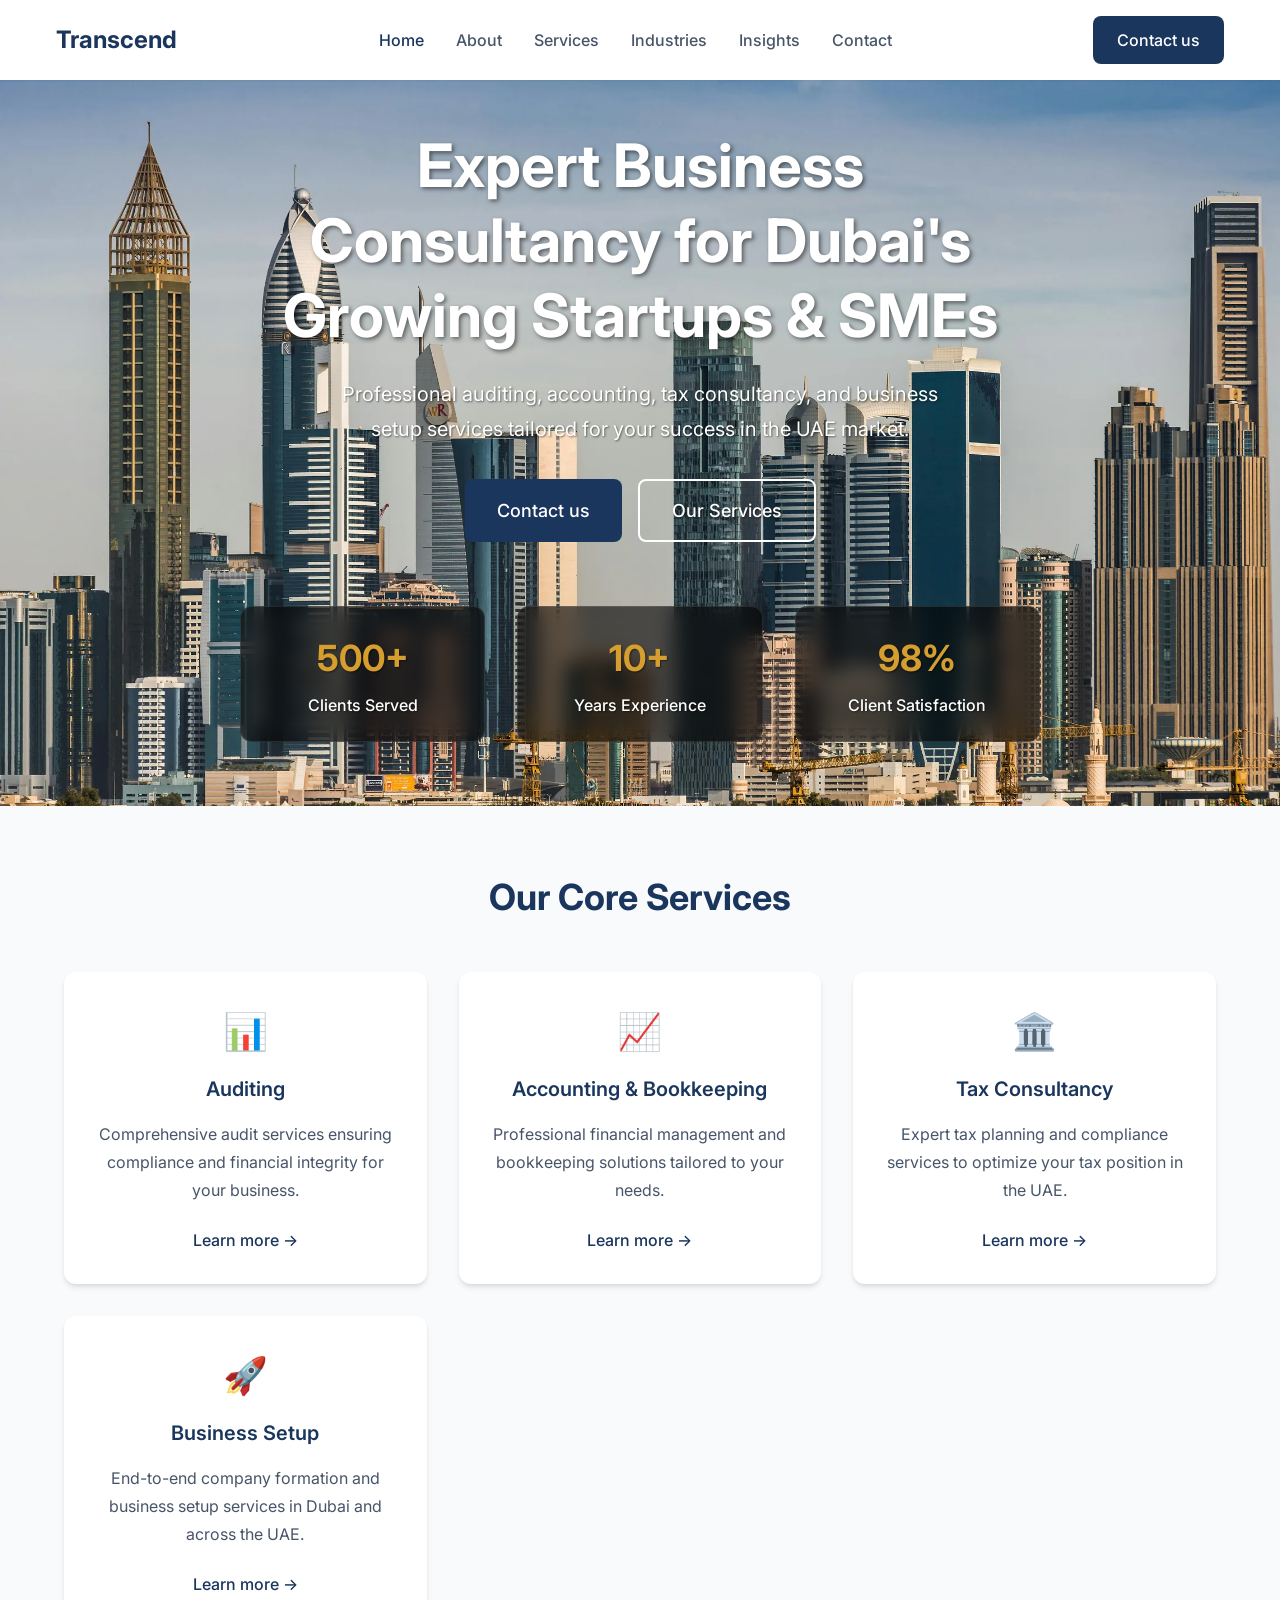
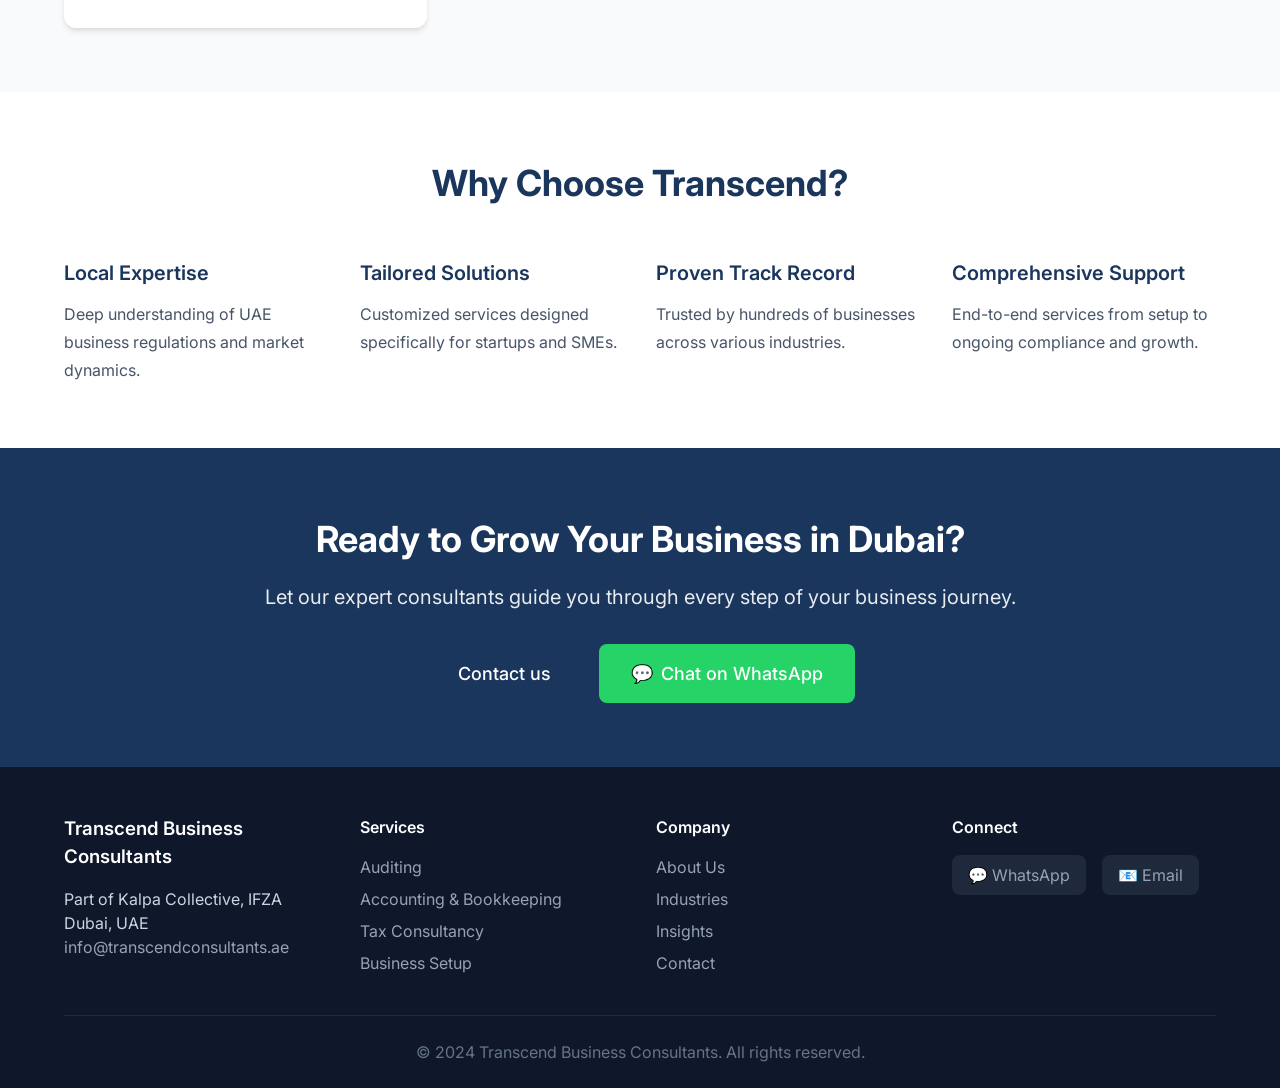
<file: index.html>
<!DOCTYPE html>
<html lang="en">
<head>
    <meta charset="UTF-8">
    <meta name="viewport" content="width=device-width, initial-scale=1.0">
    <title>Transcend Business Consultants - Auditing, Accounting & Tax Services in Dubai</title>
    <meta name="description" content="Professional auditing, accounting, tax consultancy, and business setup services for startups and SMEs in Dubai, UAE. Part of Kalpa Collective, IFZA.">
    <link rel="stylesheet" href="styles.css">
    <link rel="preconnect" href="https://fonts.googleapis.com">
    <link rel="preconnect" href="https://fonts.gstatic.com" crossorigin>
    <link href="https://fonts.googleapis.com/css2?family=Inter:wght@300;400;500;600;700&display=swap" rel="stylesheet">
</head>
<body>
    <header class="header">
        <nav class="nav">
            <div class="nav-container">
                <div class="nav-logo">
                    <a href="index.html">Transcend</a>
                </div>
                <ul class="nav-menu">
                    <li><a href="index.html" class="nav-link active">Home</a></li>
                    <li><a href="about.html" class="nav-link">About</a></li>
                    <li><a href="services.html" class="nav-link">Services</a></li>
                    <li><a href="industries.html" class="nav-link">Industries</a></li>
                    <li><a href="insights.html" class="nav-link">Insights</a></li>
                    <li><a href="contact.html" class="nav-link">Contact</a></li>
                </ul>
                <div class="nav-cta">
                    <a href="contact.html" class="btn btn-primary">Contact us</a>
                </div>
                <div class="nav-toggle">
                    <span></span>
                    <span></span>
                    <span></span>
                </div>
            </div>
        </nav>
    </header>

    <main>
        <section class="hero">
            <div class="hero-background">
                <img src="images/dubai-skyline-business.jpg" alt="Dubai Business Skyline" class="hero-image">
                <div class="hero-overlay"></div>
            </div>
            <div class="container">
                <div class="hero-content">
                    <h1 class="hero-title">Expert Business Consultancy for Dubai's Growing Startups & SMEs</h1>
                    <p class="hero-subtitle">Professional auditing, accounting, tax consultancy, and business setup services tailored for your success in the UAE market.</p>
                    <div class="hero-cta">
                        <a href="contact.html" class="btn btn-primary btn-large">Contact us</a>
                        <a href="services.html" class="btn btn-outline btn-large">Our Services</a>
                    </div>
                </div>
                <div class="hero-stats">
                    <div class="stat">
                        <div class="stat-number">500+</div>
                        <div class="stat-label">Clients Served</div>
                    </div>
                    <div class="stat">
                        <div class="stat-number">10+</div>
                        <div class="stat-label">Years Experience</div>
                    </div>
                    <div class="stat">
                        <div class="stat-number">98%</div>
                        <div class="stat-label">Client Satisfaction</div>
                    </div>
                </div>
            </div>
        </section>

        <section class="services-preview">
            <div class="container">
                <h2 class="section-title">Our Core Services</h2>
                <div class="services-grid">
                    <div class="service-card">
                        <div class="service-icon">📊</div>
                        <h3>Auditing</h3>
                        <p>Comprehensive audit services ensuring compliance and financial integrity for your business.</p>
                        <a href="services.html#auditing" class="service-link">Learn more →</a>
                    </div>
                    <div class="service-card">
                        <div class="service-icon">📈</div>
                        <h3>Accounting & Bookkeeping</h3>
                        <p>Professional financial management and bookkeeping solutions tailored to your needs.</p>
                        <a href="services.html#accounting" class="service-link">Learn more →</a>
                    </div>
                    <div class="service-card">
                        <div class="service-icon">🏛️</div>
                        <h3>Tax Consultancy</h3>
                        <p>Expert tax planning and compliance services to optimize your tax position in the UAE.</p>
                        <a href="services.html#tax" class="service-link">Learn more →</a>
                    </div>
                    <div class="service-card">
                        <div class="service-icon">🚀</div>
                        <h3>Business Setup</h3>
                        <p>End-to-end company formation and business setup services in Dubai and across the UAE.</p>
                        <a href="services.html#business-setup" class="service-link">Learn more →</a>
                    </div>
                </div>
            </div>
        </section>

        <section class="why-choose">
            <div class="container">
                <div class="why-choose-content">
                    <h2 class="section-title">Why Choose Transcend?</h2>
                    <div class="features-grid">
                        <div class="feature">
                            <h3>Local Expertise</h3>
                            <p>Deep understanding of UAE business regulations and market dynamics.</p>
                        </div>
                        <div class="feature">
                            <h3>Tailored Solutions</h3>
                            <p>Customized services designed specifically for startups and SMEs.</p>
                        </div>
                        <div class="feature">
                            <h3>Proven Track Record</h3>
                            <p>Trusted by hundreds of businesses across various industries.</p>
                        </div>
                        <div class="feature">
                            <h3>Comprehensive Support</h3>
                            <p>End-to-end services from setup to ongoing compliance and growth.</p>
                        </div>
                    </div>
                </div>
            </div>
        </section>

        <section class="cta-section">
            <div class="container">
                <div class="cta-content">
                    <h2>Ready to Grow Your Business in Dubai?</h2>
                    <p>Let our expert consultants guide you through every step of your business journey.</p>
                    <div class="cta-buttons">
                        <a href="contact.html" class="btn btn-primary btn-large">Contact us</a>
                        <a href="https://wa.me/971501209897" class="btn btn-whatsapp btn-large" target="_blank">
                            <span class="whatsapp-icon">💬</span> Chat on WhatsApp
                        </a>
                    </div>
                </div>
            </div>
        </section>
    </main>

    <footer class="footer">
        <div class="container">
            <div class="footer-content">
                <div class="footer-section">
                    <h3>Transcend Business Consultants</h3>
                    <p>Part of Kalpa Collective, IFZA<br>Dubai, UAE</p>
                    <div class="footer-contact">
                        <a href="mailto:info@transcendconsultants.ae">info@transcendconsultants.ae</a>
                    </div>
                </div>
                <div class="footer-section">
                    <h4>Services</h4>
                    <ul>
                        <li><a href="services.html#auditing">Auditing</a></li>
                        <li><a href="services.html#accounting">Accounting & Bookkeeping</a></li>
                        <li><a href="services.html#tax">Tax Consultancy</a></li>
                        <li><a href="services.html#business-setup">Business Setup</a></li>
                    </ul>
                </div>
                <div class="footer-section">
                    <h4>Company</h4>
                    <ul>
                        <li><a href="about.html">About Us</a></li>
                        <li><a href="industries.html">Industries</a></li>
                        <li><a href="insights.html">Insights</a></li>
                        <li><a href="contact.html">Contact</a></li>
                    </ul>
                </div>
                <div class="footer-section">
                    <h4>Connect</h4>
                    <div class="social-links">
                        <a href="https://wa.me/971501209897" class="social-link" target="_blank">💬 WhatsApp</a>
                        <a href="mailto:info@transcendconsultants.ae" class="social-link">📧 Email</a>
                    </div>
                </div>
            </div>
            <div class="footer-bottom">
                <p>&copy; 2024 Transcend Business Consultants. All rights reserved.</p>
            </div>
        </div>
    </footer>

    <script src="script.js"></script>
</body>
</html>
</file>
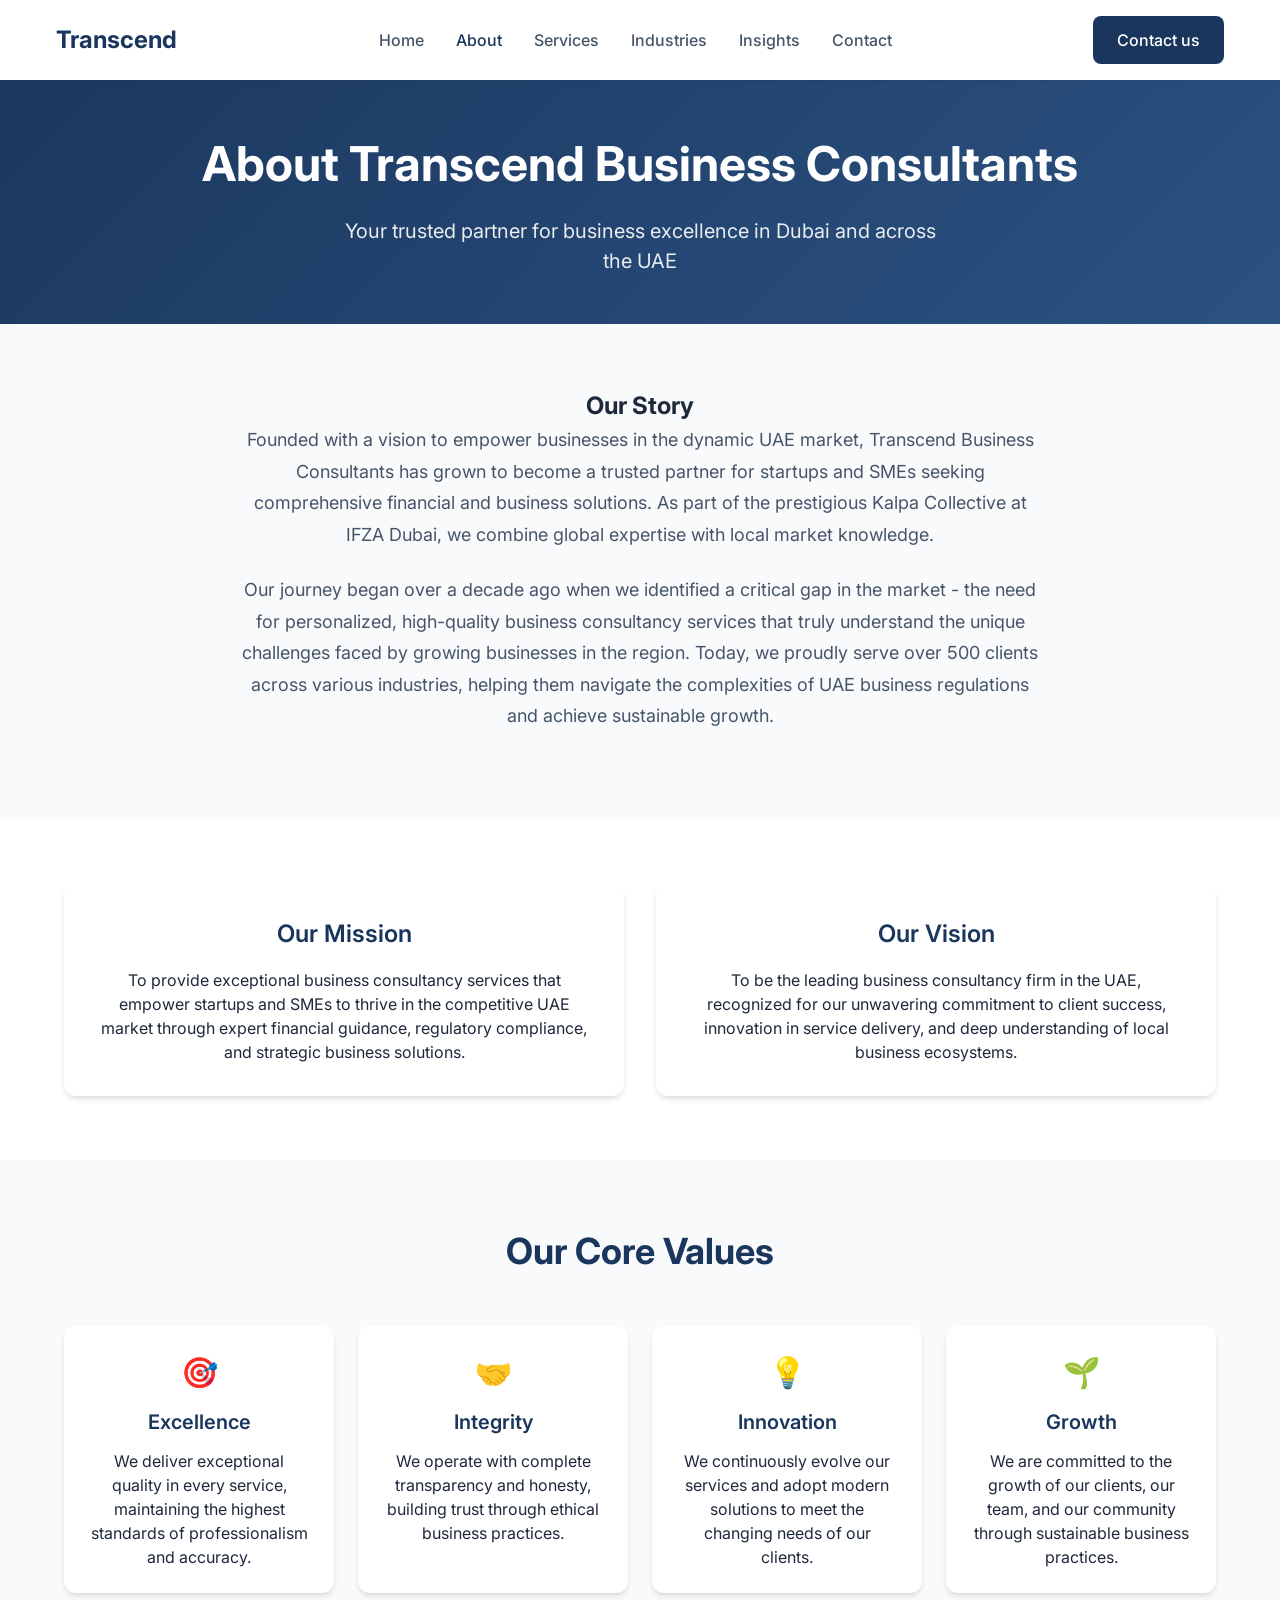
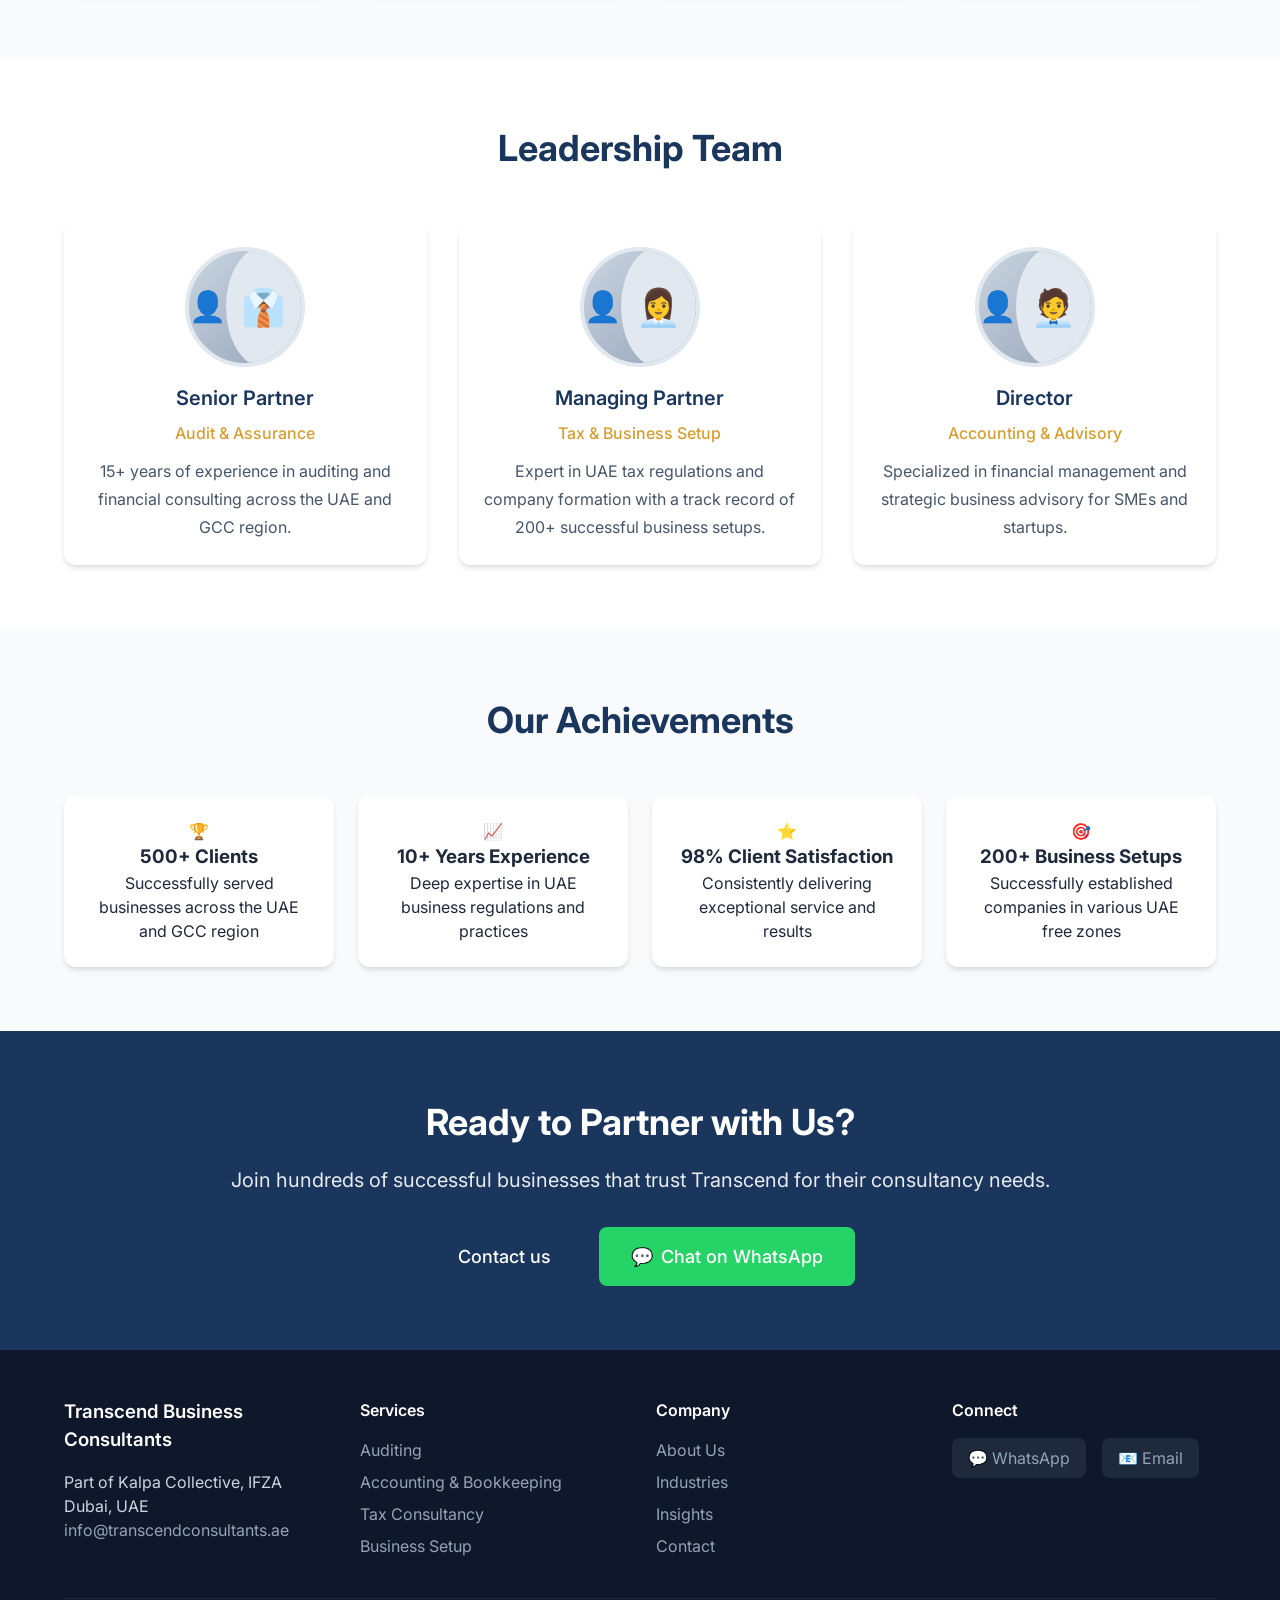
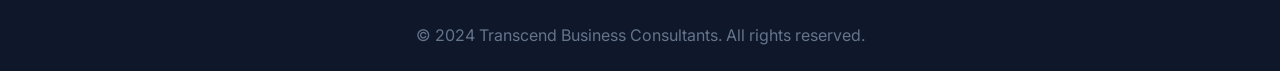
<file: about.html>
<!DOCTYPE html>
<html lang="en">
<head>
    <meta charset="UTF-8">
    <meta name="viewport" content="width=device-width, initial-scale=1.0">
    <title>About Us - Transcend Business Consultants</title>
    <meta name="description" content="Learn about Transcend Business Consultants - your trusted partner for auditing, accounting, tax consultancy, and business setup services in Dubai, UAE.">
    <link rel="stylesheet" href="styles.css">
    <link rel="preconnect" href="https://fonts.googleapis.com">
    <link rel="preconnect" href="https://fonts.gstatic.com" crossorigin>
    <link href="https://fonts.googleapis.com/css2?family=Inter:wght@300;400;500;600;700&display=swap" rel="stylesheet">
</head>
<body>
    <header class="header">
        <nav class="nav">
            <div class="nav-container">
                <div class="nav-logo">
                    <a href="index.html">Transcend</a>
                </div>
                <ul class="nav-menu">
                    <li><a href="index.html" class="nav-link">Home</a></li>
                    <li><a href="about.html" class="nav-link active">About</a></li>
                    <li><a href="services.html" class="nav-link">Services</a></li>
                    <li><a href="industries.html" class="nav-link">Industries</a></li>
                    <li><a href="insights.html" class="nav-link">Insights</a></li>
                    <li><a href="contact.html" class="nav-link">Contact</a></li>
                </ul>
                <div class="nav-cta">
                    <a href="contact.html" class="btn btn-primary">Contact us</a>
                </div>
                <div class="nav-toggle">
                    <span></span>
                    <span></span>
                    <span></span>
                </div>
            </div>
        </nav>
    </header>

    <main>
        <section class="page-hero">
            <div class="container">
                <h1 class="page-title">About Transcend Business Consultants</h1>
                <p class="page-subtitle">Your trusted partner for business excellence in Dubai and across the UAE</p>
            </div>
        </section>

        <section class="about-story">
            <div class="container">
                <div class="about-content">
                    <h2>Our Story</h2>
                    <p>Founded with a vision to empower businesses in the dynamic UAE market, Transcend Business Consultants has grown to become a trusted partner for startups and SMEs seeking comprehensive financial and business solutions. As part of the prestigious Kalpa Collective at IFZA Dubai, we combine global expertise with local market knowledge.</p>
                    <p>Our journey began over a decade ago when we identified a critical gap in the market - the need for personalized, high-quality business consultancy services that truly understand the unique challenges faced by growing businesses in the region. Today, we proudly serve over 500 clients across various industries, helping them navigate the complexities of UAE business regulations and achieve sustainable growth.</p>
                </div>
            </div>
        </section>

        <section class="mission-vision">
            <div class="container">
                <div class="mission-vision-grid">
                    <div class="mission-card">
                        <h3>Our Mission</h3>
                        <p>To provide exceptional business consultancy services that empower startups and SMEs to thrive in the competitive UAE market through expert financial guidance, regulatory compliance, and strategic business solutions.</p>
                    </div>
                    <div class="vision-card">
                        <h3>Our Vision</h3>
                        <p>To be the leading business consultancy firm in the UAE, recognized for our unwavering commitment to client success, innovation in service delivery, and deep understanding of local business ecosystems.</p>
                    </div>
                </div>
            </div>
        </section>

        <section class="values">
            <div class="container">
                <h2 class="section-title">Our Core Values</h2>
                <div class="values-grid">
                    <div class="value-card">
                        <div class="value-icon">🎯</div>
                        <h3>Excellence</h3>
                        <p>We deliver exceptional quality in every service, maintaining the highest standards of professionalism and accuracy.</p>
                    </div>
                    <div class="value-card">
                        <div class="value-icon">🤝</div>
                        <h3>Integrity</h3>
                        <p>We operate with complete transparency and honesty, building trust through ethical business practices.</p>
                    </div>
                    <div class="value-card">
                        <div class="value-icon">💡</div>
                        <h3>Innovation</h3>
                        <p>We continuously evolve our services and adopt modern solutions to meet the changing needs of our clients.</p>
                    </div>
                    <div class="value-card">
                        <div class="value-icon">🌱</div>
                        <h3>Growth</h3>
                        <p>We are committed to the growth of our clients, our team, and our community through sustainable business practices.</p>
                    </div>
                </div>
            </div>
        </section>

        <section class="team">
            <div class="container">
                <h2 class="section-title">Leadership Team</h2>
                <div class="team-grid">
                    <div class="team-member">
                        <div class="member-photo">
                            <div class="photo-placeholder">👔</div>
                        </div>
                        <h3>Senior Partner</h3>
                        <p class="member-title">Audit & Assurance</p>
                        <p class="member-bio">15+ years of experience in auditing and financial consulting across the UAE and GCC region.</p>
                    </div>
                    <div class="team-member">
                        <div class="member-photo">
                            <div class="photo-placeholder">👩‍💼</div>
                        </div>
                        <h3>Managing Partner</h3>
                        <p class="member-title">Tax & Business Setup</p>
                        <p class="member-bio">Expert in UAE tax regulations and company formation with a track record of 200+ successful business setups.</p>
                    </div>
                    <div class="team-member">
                        <div class="member-photo">
                            <div class="photo-placeholder">🧑‍💼</div>
                        </div>
                        <h3>Director</h3>
                        <p class="member-title">Accounting & Advisory</p>
                        <p class="member-bio">Specialized in financial management and strategic business advisory for SMEs and startups.</p>
                    </div>
                </div>
            </div>
        </section>

        <section class="achievements">
            <div class="container">
                <h2 class="section-title">Our Achievements</h2>
                <div class="achievements-grid">
                    <div class="achievement">
                        <div class="achievement-icon">🏆</div>
                        <h3>500+ Clients</h3>
                        <p>Successfully served businesses across the UAE and GCC region</p>
                    </div>
                    <div class="achievement">
                        <div class="achievement-icon">📈</div>
                        <h3>10+ Years Experience</h3>
                        <p>Deep expertise in UAE business regulations and practices</p>
                    </div>
                    <div class="achievement">
                        <div class="achievement-icon">⭐</div>
                        <h3>98% Client Satisfaction</h3>
                        <p>Consistently delivering exceptional service and results</p>
                    </div>
                    <div class="achievement">
                        <div class="achievement-icon">🎯</div>
                        <h3>200+ Business Setups</h3>
                        <p>Successfully established companies in various UAE free zones</p>
                    </div>
                </div>
            </div>
        </section>

        <section class="cta-section">
            <div class="container">
                <div class="cta-content">
                    <h2>Ready to Partner with Us?</h2>
                    <p>Join hundreds of successful businesses that trust Transcend for their consultancy needs.</p>
                    <div class="cta-buttons">
                        <a href="contact.html" class="btn btn-primary btn-large">Contact us</a>
                        <a href="https://wa.me/971501209897" class="btn btn-whatsapp btn-large" target="_blank">
                            <span class="whatsapp-icon">💬</span> Chat on WhatsApp
                        </a>
                    </div>
                </div>
            </div>
        </section>
    </main>

    <footer class="footer">
        <div class="container">
            <div class="footer-content">
                <div class="footer-section">
                    <h3>Transcend Business Consultants</h3>
                    <p>Part of Kalpa Collective, IFZA<br>Dubai, UAE</p>
                    <div class="footer-contact">
                        <a href="mailto:info@transcendconsultants.ae">info@transcendconsultants.ae</a>
                    </div>
                </div>
                <div class="footer-section">
                    <h4>Services</h4>
                    <ul>
                        <li><a href="services.html#auditing">Auditing</a></li>
                        <li><a href="services.html#accounting">Accounting & Bookkeeping</a></li>
                        <li><a href="services.html#tax">Tax Consultancy</a></li>
                        <li><a href="services.html#business-setup">Business Setup</a></li>
                    </ul>
                </div>
                <div class="footer-section">
                    <h4>Company</h4>
                    <ul>
                        <li><a href="about.html">About Us</a></li>
                        <li><a href="industries.html">Industries</a></li>
                        <li><a href="insights.html">Insights</a></li>
                        <li><a href="contact.html">Contact</a></li>
                    </ul>
                </div>
                <div class="footer-section">
                    <h4>Connect</h4>
                    <div class="social-links">
                        <a href="https://wa.me/971501209897" class="social-link" target="_blank">💬 WhatsApp</a>
                        <a href="mailto:info@transcendconsultants.ae" class="social-link">📧 Email</a>
                    </div>
                </div>
            </div>
            <div class="footer-bottom">
                <p>&copy; 2024 Transcend Business Consultants. All rights reserved.</p>
            </div>
        </div>
    </footer>

    <script src="script.js"></script>
</body>
</html>
</file>
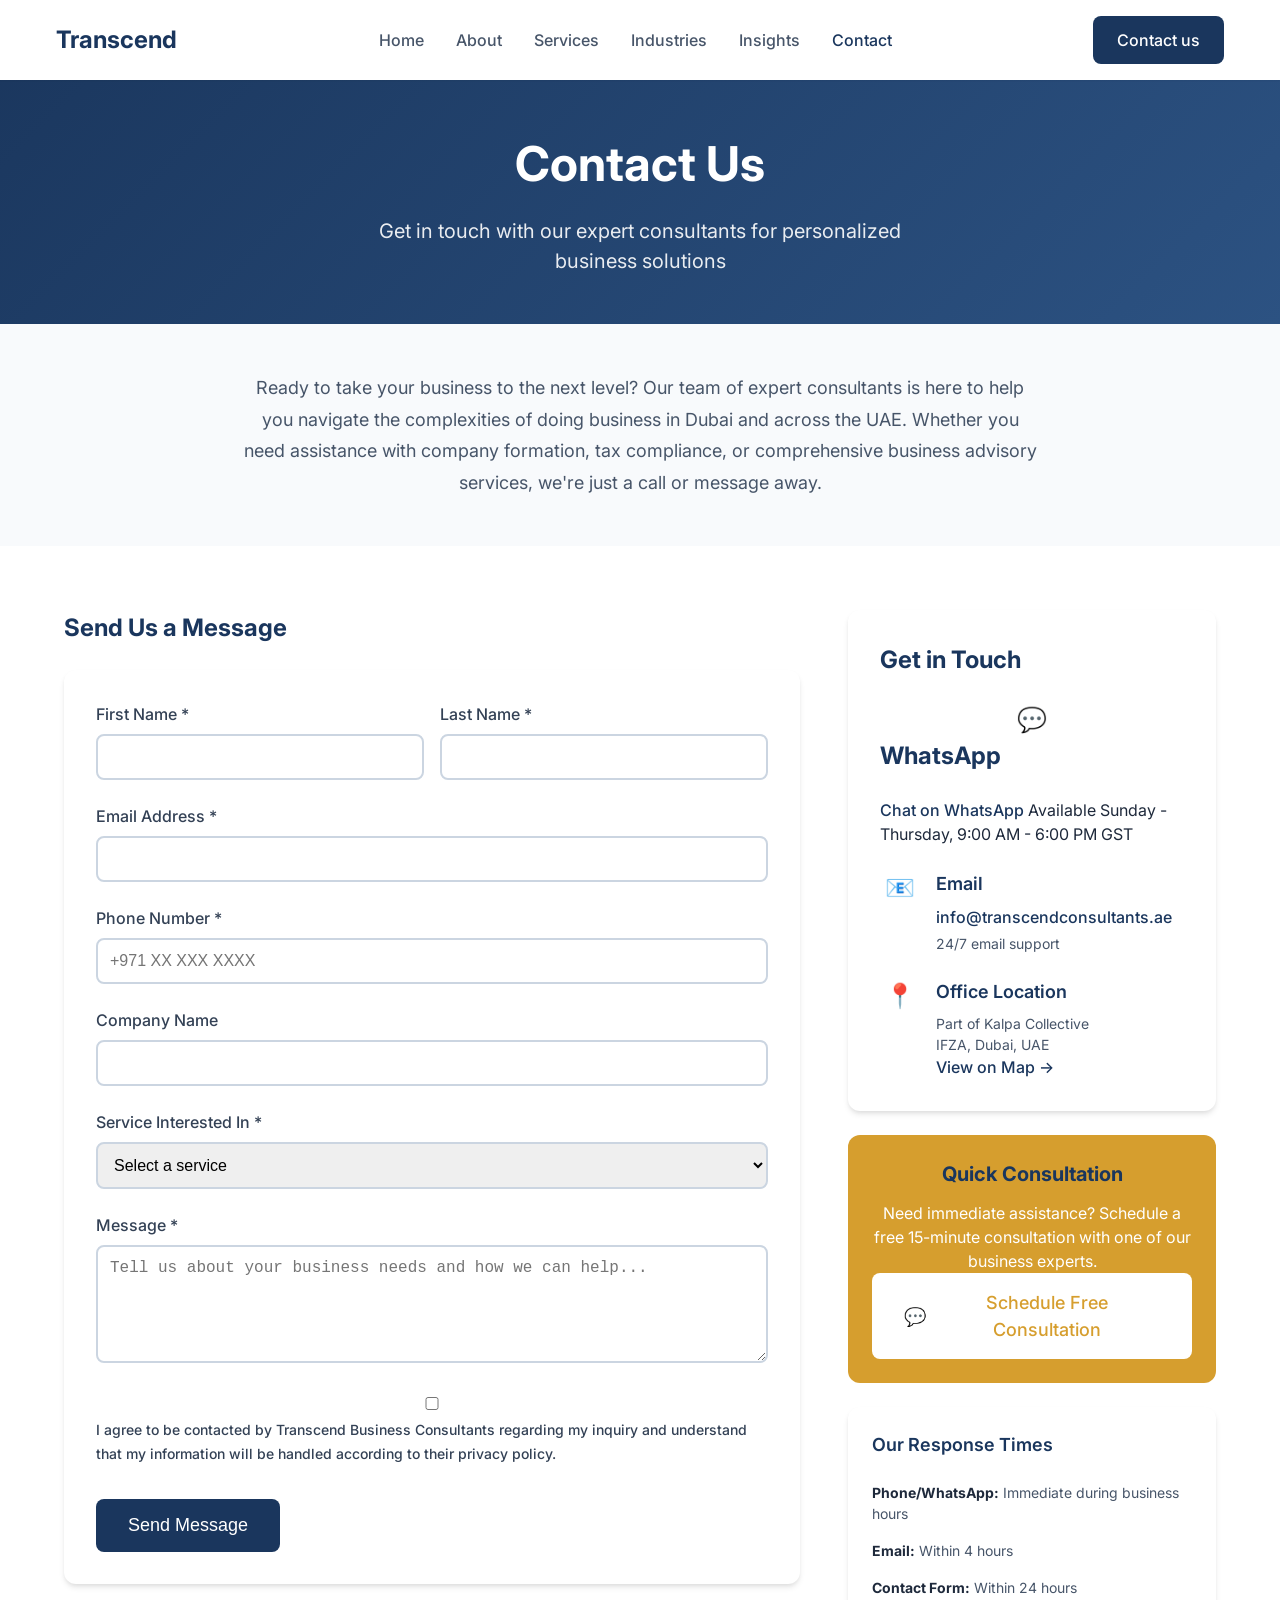
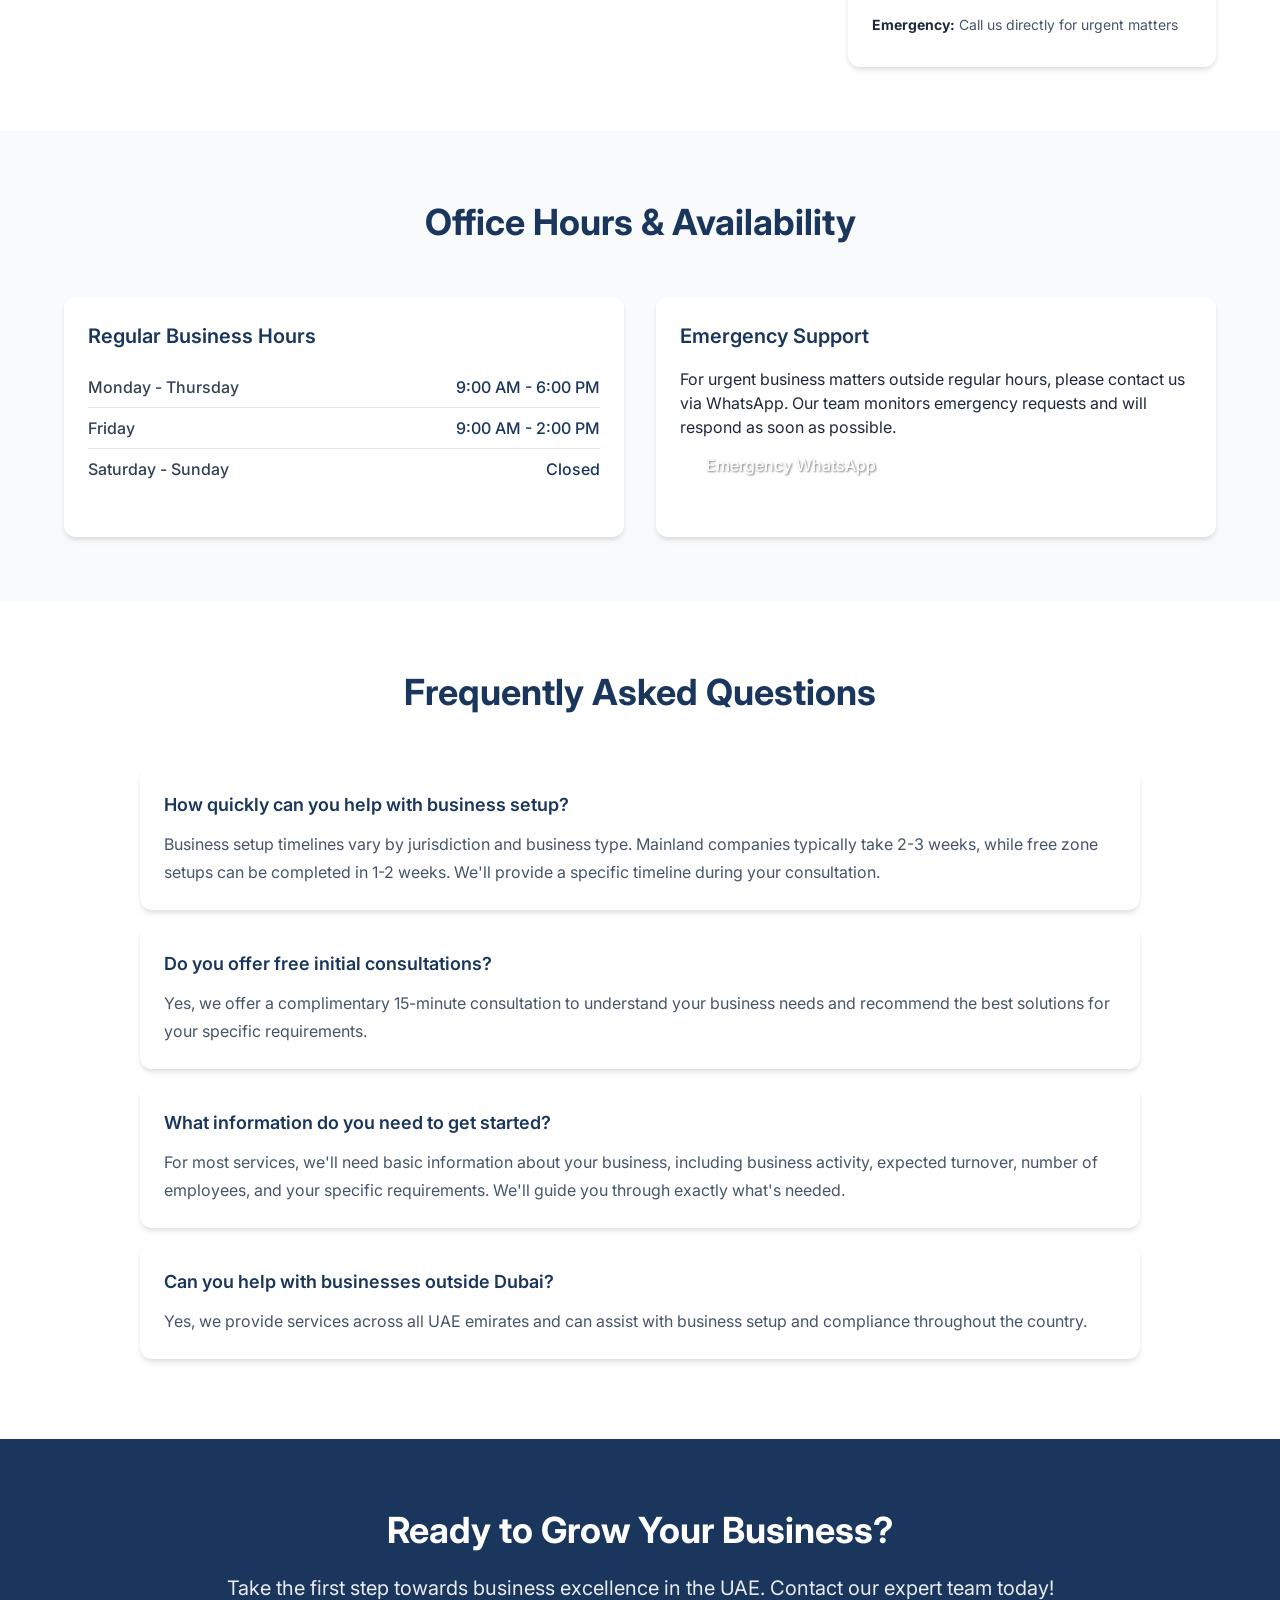
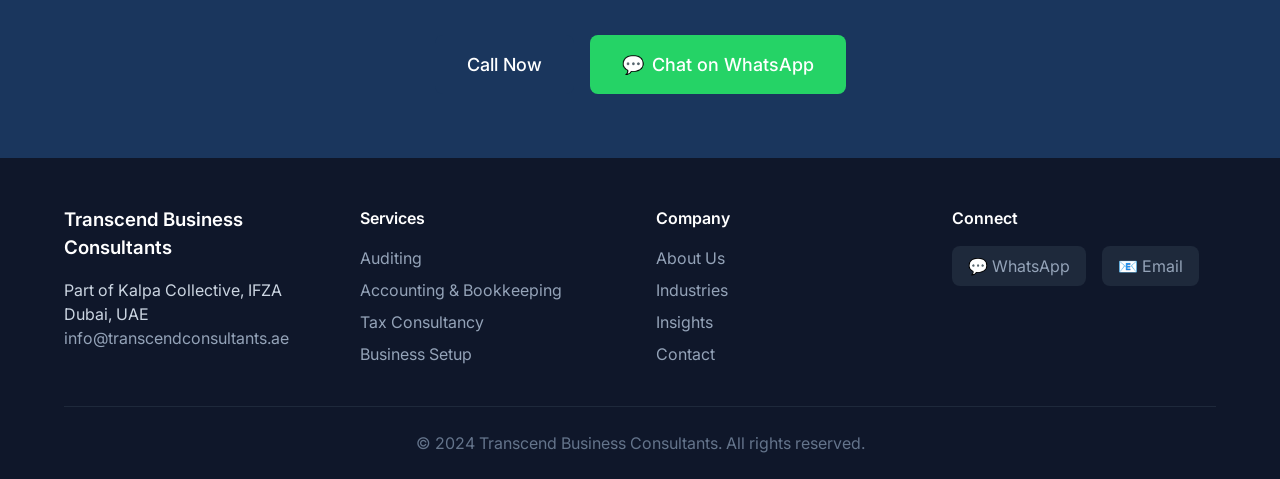
<file: contact.html>
<!DOCTYPE html>
<html lang="en">
<head>
    <meta charset="UTF-8">
    <meta name="viewport" content="width=device-width, initial-scale=1.0">
    <title>Contact Us - Transcend Business Consultants</title>
    <meta name="description" content="Contact Transcend Business Consultants for expert auditing, accounting, tax consultancy, and business setup services in Dubai, UAE. Reach out via WhatsApp or email.">
    <link rel="stylesheet" href="styles.css">
    <link rel="preconnect" href="https://fonts.googleapis.com">
    <link rel="preconnect" href="https://fonts.gstatic.com" crossorigin>
    <link href="https://fonts.googleapis.com/css2?family=Inter:wght@300;400;500;600;700&display=swap" rel="stylesheet">
</head>
<body>
    <header class="header">
        <nav class="nav">
            <div class="nav-container">
                <div class="nav-logo">
                    <a href="index.html">Transcend</a>
                </div>
                <ul class="nav-menu">
                    <li><a href="index.html" class="nav-link">Home</a></li>
                    <li><a href="about.html" class="nav-link">About</a></li>
                    <li><a href="services.html" class="nav-link">Services</a></li>
                    <li><a href="industries.html" class="nav-link">Industries</a></li>
                    <li><a href="insights.html" class="nav-link">Insights</a></li>
                    <li><a href="contact.html" class="nav-link active">Contact</a></li>
                </ul>
                <div class="nav-cta">
                    <a href="contact.html" class="btn btn-primary">Contact us</a>
                </div>
                <div class="nav-toggle">
                    <span></span>
                    <span></span>
                    <span></span>
                </div>
            </div>
        </nav>
    </header>

    <main>
        <section class="page-hero">
            <div class="container">
                <h1 class="page-title">Contact Us</h1>
                <p class="page-subtitle">Get in touch with our expert consultants for personalized business solutions</p>
            </div>
        </section>

        <section class="contact-intro">
            <div class="container">
                <div class="contact-content">
                    <p>Ready to take your business to the next level? Our team of expert consultants is here to help you navigate the complexities of doing business in Dubai and across the UAE. Whether you need assistance with company formation, tax compliance, or comprehensive business advisory services, we're just a call or message away.</p>
                </div>
            </div>
        </section>

        <section class="contact-main">
            <div class="container">
                <div class="contact-grid">
                    <div class="contact-form-section">
                        <h2>Send Us a Message</h2>
                        <form class="contact-form" id="contactForm" action="https://formspree.io/f/xrejewqq" method="POST">
                            <div class="form-row">
                                <div class="form-group">
                                    <label for="firstName">First Name *</label>
                                    <input type="text" id="firstName" name="firstName" required>
                                </div>
                                <div class="form-group">
                                    <label for="lastName">Last Name *</label>
                                    <input type="text" id="lastName" name="lastName" required>
                                </div>
                            </div>
                            
                            <div class="form-group">
                                <label for="email">Email Address *</label>
                                <input type="email" id="email" name="email" required>
                            </div>
                            
                            <div class="form-group">
                                <label for="phone">Phone Number *</label>
                                <input type="tel" id="phone" name="phone" placeholder="+971 XX XXX XXXX" required>
                            </div>
                            
                            <div class="form-group">
                                <label for="company">Company Name</label>
                                <input type="text" id="company" name="company">
                            </div>
                            
                            <div class="form-group">
                                <label for="service">Service Interested In *</label>
                                <select id="service" name="service" required>
                                    <option value="">Select a service</option>
                                    <option value="auditing">Auditing Services</option>
                                    <option value="accounting">Accounting & Bookkeeping</option>
                                    <option value="tax">Tax Consultancy</option>
                                    <option value="business-setup">Business Setup</option>
                                    <option value="multiple">Multiple Services</option>
                                    <option value="other">Other</option>
                                </select>
                            </div>
                            
                            <div class="form-group">
                                <label for="message">Message *</label>
                                <textarea id="message" name="message" rows="5" required placeholder="Tell us about your business needs and how we can help..."></textarea>
                            </div>
                            
                            <div class="form-group checkbox-group">
                                <label class="checkbox-label">
                                    <input type="checkbox" id="consent" name="consent" required>
                                    <span class="checkmark"></span>
                                    I agree to be contacted by Transcend Business Consultants regarding my inquiry and understand that my information will be handled according to their privacy policy.
                                </label>
                            </div>
                            
                            <button type="submit" class="btn btn-primary btn-large">Send Message</button>
                        </form>
                        
                        <div class="form-success" id="formSuccess" style="display: none;">
                            <h3>Thank you for your message!</h3>
                            <p>We've received your inquiry and will get back to you within 24 hours.</p>
                        </div>
                    </div>

                    <div class="contact-info-section">
                        <div class="contact-info-card">
                            <h3>Get in Touch</h3>
                            <div class="contact-methods">
                                <div class="contact-item">
                                    <div class="contact-icon">💬</div>
                                    <div class="contact-details">
                                        <h3>WhatsApp</h3>
                                        <a href="https://wa.me/971501209897" target="_blank">Chat on WhatsApp</a>
                                        <span class="contact-note">Available Sunday - Thursday, 9:00 AM - 6:00 PM GST</span>
                                    </div>
                                </div>
                                
                                <div class="contact-method">
                                    <div class="contact-icon">📧</div>
                                    <div class="contact-details">
                                        <h4>Email</h4>
                                        <a href="mailto:info@transcendconsultants.ae">info@transcendconsultants.ae</a>
                                        <p>24/7 email support</p>
                                    </div>
                                </div>
                                
                                <div class="contact-method">
                                    <div class="contact-icon">📍</div>
                                    <div class="contact-details">
                                        <h4>Office Location</h4>
                                        <p>Part of Kalpa Collective<br>IFZA, Dubai, UAE</p>
                                        <a href="#" class="map-link">View on Map →</a>
                                    </div>
                                </div>
                            </div>
                        </div>

                        <div class="quick-contact">
                            <h3>Quick Consultation</h3>
                            <p>Need immediate assistance? Schedule a free 15-minute consultation with one of our business experts.</p>
                            <a href="https://wa.me/971501209897?text=Hi%20Transcend%2C%20I%27d%20like%20to%20schedule%20a%20free%20consultation" class="btn btn-primary btn-large" target="_blank">
                                <span class="whatsapp-icon">💬</span> Schedule Free Consultation
                            </a>
                        </div>

                        <div class="response-time">
                            <h3>Our Response Times</h3>
                            <ul>
                                <li><strong>Phone/WhatsApp:</strong> Immediate during business hours</li>
                                <li><strong>Email:</strong> Within 4 hours</li>
                                <li><strong>Contact Form:</strong> Within 24 hours</li>
                                <li><strong>Emergency:</strong> Call us directly for urgent matters</li>
                            </ul>
                        </div>
                    </div>
                </div>
            </div>
        </section>

        <section class="office-hours">
            <div class="container">
                <h2 class="section-title">Office Hours & Availability</h2>
                <div class="hours-grid">
                    <div class="hours-card">
                        <h3>Regular Business Hours</h3>
                        <div class="hours-list">
                            <div class="hours-item">
                                <span class="day">Monday - Thursday</span>
                                <span class="time">9:00 AM - 6:00 PM</span>
                            </div>
                            <div class="hours-item">
                                <span class="day">Friday</span>
                                <span class="time">9:00 AM - 2:00 PM</span>
                            </div>
                            <div class="hours-item">
                                <span class="day">Saturday - Sunday</span>
                                <span class="time">Closed</span>
                            </div>
                        </div>
                    </div>
                    
                    <div class="hours-card">
                        <h3>Emergency Support</h3>
                        <p>For urgent business matters outside regular hours, please contact us via WhatsApp. Our team monitors emergency requests and will respond as soon as possible.</p>
                        <a href="https://wa.me/971501209897" class="btn btn-outline">Emergency WhatsApp</a>
                    </div>
                </div>
            </div>
        </section>

        <section class="faq-contact">
            <div class="container">
                <h2 class="section-title">Frequently Asked Questions</h2>
                <div class="faq-list">
                    <div class="faq-item">
                        <h3>How quickly can you help with business setup?</h3>
                        <p>Business setup timelines vary by jurisdiction and business type. Mainland companies typically take 2-3 weeks, while free zone setups can be completed in 1-2 weeks. We'll provide a specific timeline during your consultation.</p>
                    </div>
                    <div class="faq-item">
                        <h3>Do you offer free initial consultations?</h3>
                        <p>Yes, we offer a complimentary 15-minute consultation to understand your business needs and recommend the best solutions for your specific requirements.</p>
                    </div>
                    <div class="faq-item">
                        <h3>What information do you need to get started?</h3>
                        <p>For most services, we'll need basic information about your business, including business activity, expected turnover, number of employees, and your specific requirements. We'll guide you through exactly what's needed.</p>
                    </div>
                    <div class="faq-item">
                        <h3>Can you help with businesses outside Dubai?</h3>
                        <p>Yes, we provide services across all UAE emirates and can assist with business setup and compliance throughout the country.</p>
                    </div>
                </div>
            </div>
        </section>

        <section class="cta-section">
            <div class="container">
                <div class="cta-content">
                    <h2>Ready to Grow Your Business?</h2>
                    <p>Take the first step towards business excellence in the UAE. Contact our expert team today!</p>
                    <div class="cta-buttons">
                        <a href="tel:+971501209897" class="btn btn-primary btn-large">Call Now</a>
                        <a href="https://wa.me/971501209897" class="btn btn-whatsapp btn-large" target="_blank">
                            <span class="whatsapp-icon">💬</span> Chat on WhatsApp
                        </a>
                    </div>
                </div>
            </div>
        </section>
    </main>

    <footer class="footer">
        <div class="container">
            <div class="footer-content">
                <div class="footer-section">
                    <h3>Transcend Business Consultants</h3>
                    <p>Part of Kalpa Collective, IFZA<br>Dubai, UAE</p>
                    <div class="footer-contact">
                        <a href="mailto:info@transcendconsultants.ae">info@transcendconsultants.ae</a>
                    </div>
                </div>
                <div class="footer-section">
                    <h4>Services</h4>
                    <ul>
                        <li><a href="services.html#auditing">Auditing</a></li>
                        <li><a href="services.html#accounting">Accounting & Bookkeeping</a></li>
                        <li><a href="services.html#tax">Tax Consultancy</a></li>
                        <li><a href="services.html#business-setup">Business Setup</a></li>
                    </ul>
                </div>
                <div class="footer-section">
                    <h4>Company</h4>
                    <ul>
                        <li><a href="about.html">About Us</a></li>
                        <li><a href="industries.html">Industries</a></li>
                        <li><a href="insights.html">Insights</a></li>
                        <li><a href="contact.html">Contact</a></li>
                    </ul>
                </div>
                <div class="footer-section">
                    <h4>Connect</h4>
                    <div class="social-links">
                        <a href="https://wa.me/971501209897" class="social-link" target="_blank">💬 WhatsApp</a>
                        <a href="mailto:info@transcendconsultants.ae" class="social-link">📧 Email</a>
                    </div>
                </div>
            </div>
            <div class="footer-bottom">
                <p>&copy; 2024 Transcend Business Consultants. All rights reserved.</p>
            </div>
        </div>
    </footer>

    <script src="script.js"></script>
    <script>
        // Contact form handling
        document.getElementById('contactForm').addEventListener('submit', function(e) {
            e.preventDefault();
            
            // Simple form validation and submission simulation
            const formData = new FormData(this);
            const formSuccess = document.getElementById('formSuccess');
            const contactForm = document.querySelector('.contact-form');
            
            // Hide form and show success message
            contactForm.style.display = 'none';
            formSuccess.style.display = 'block';
            
            // In a real implementation, you would send this data to your server
            console.log('Form submitted with data:', Object.fromEntries(formData));
            
            // Reset form after 5 seconds
            setTimeout(() => {
                this.reset();
                contactForm.style.display = 'block';
                formSuccess.style.display = 'none';
            }, 5000);
        });
    </script>
</body>
</html>
</file>
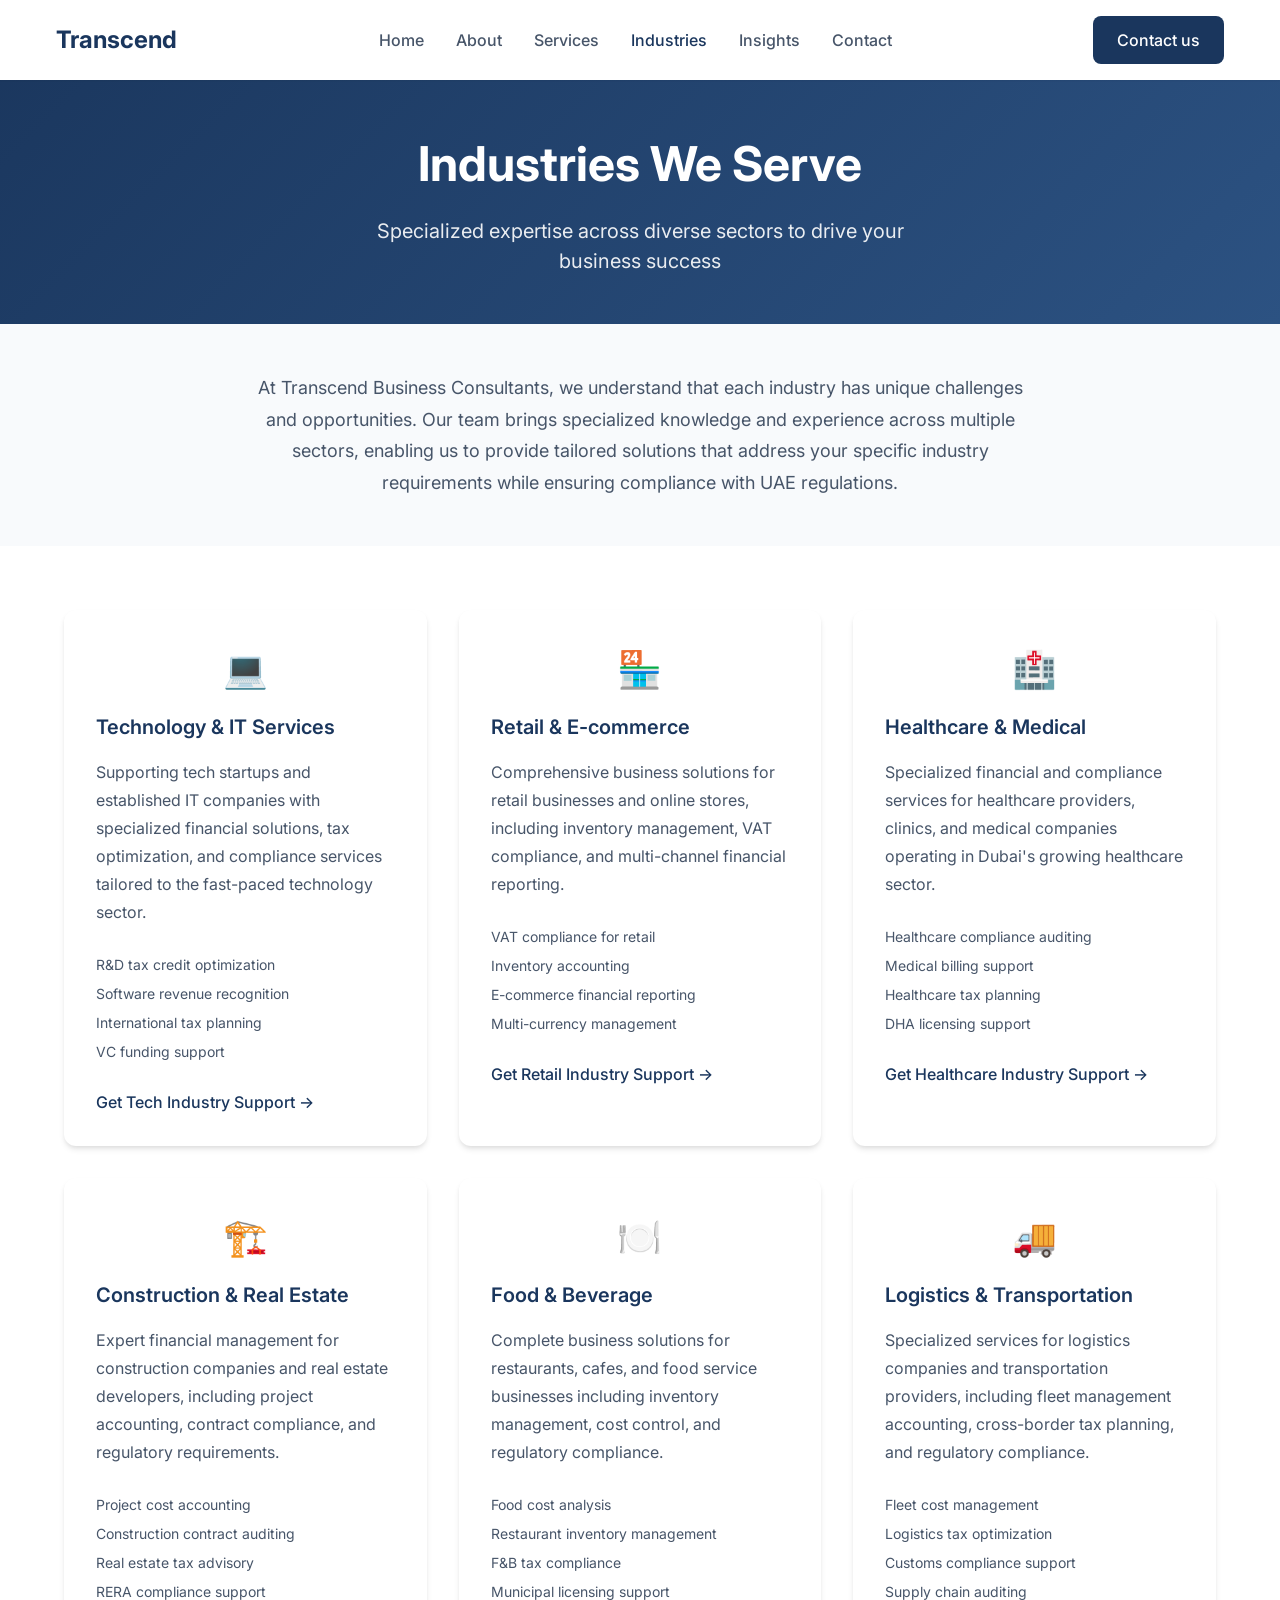
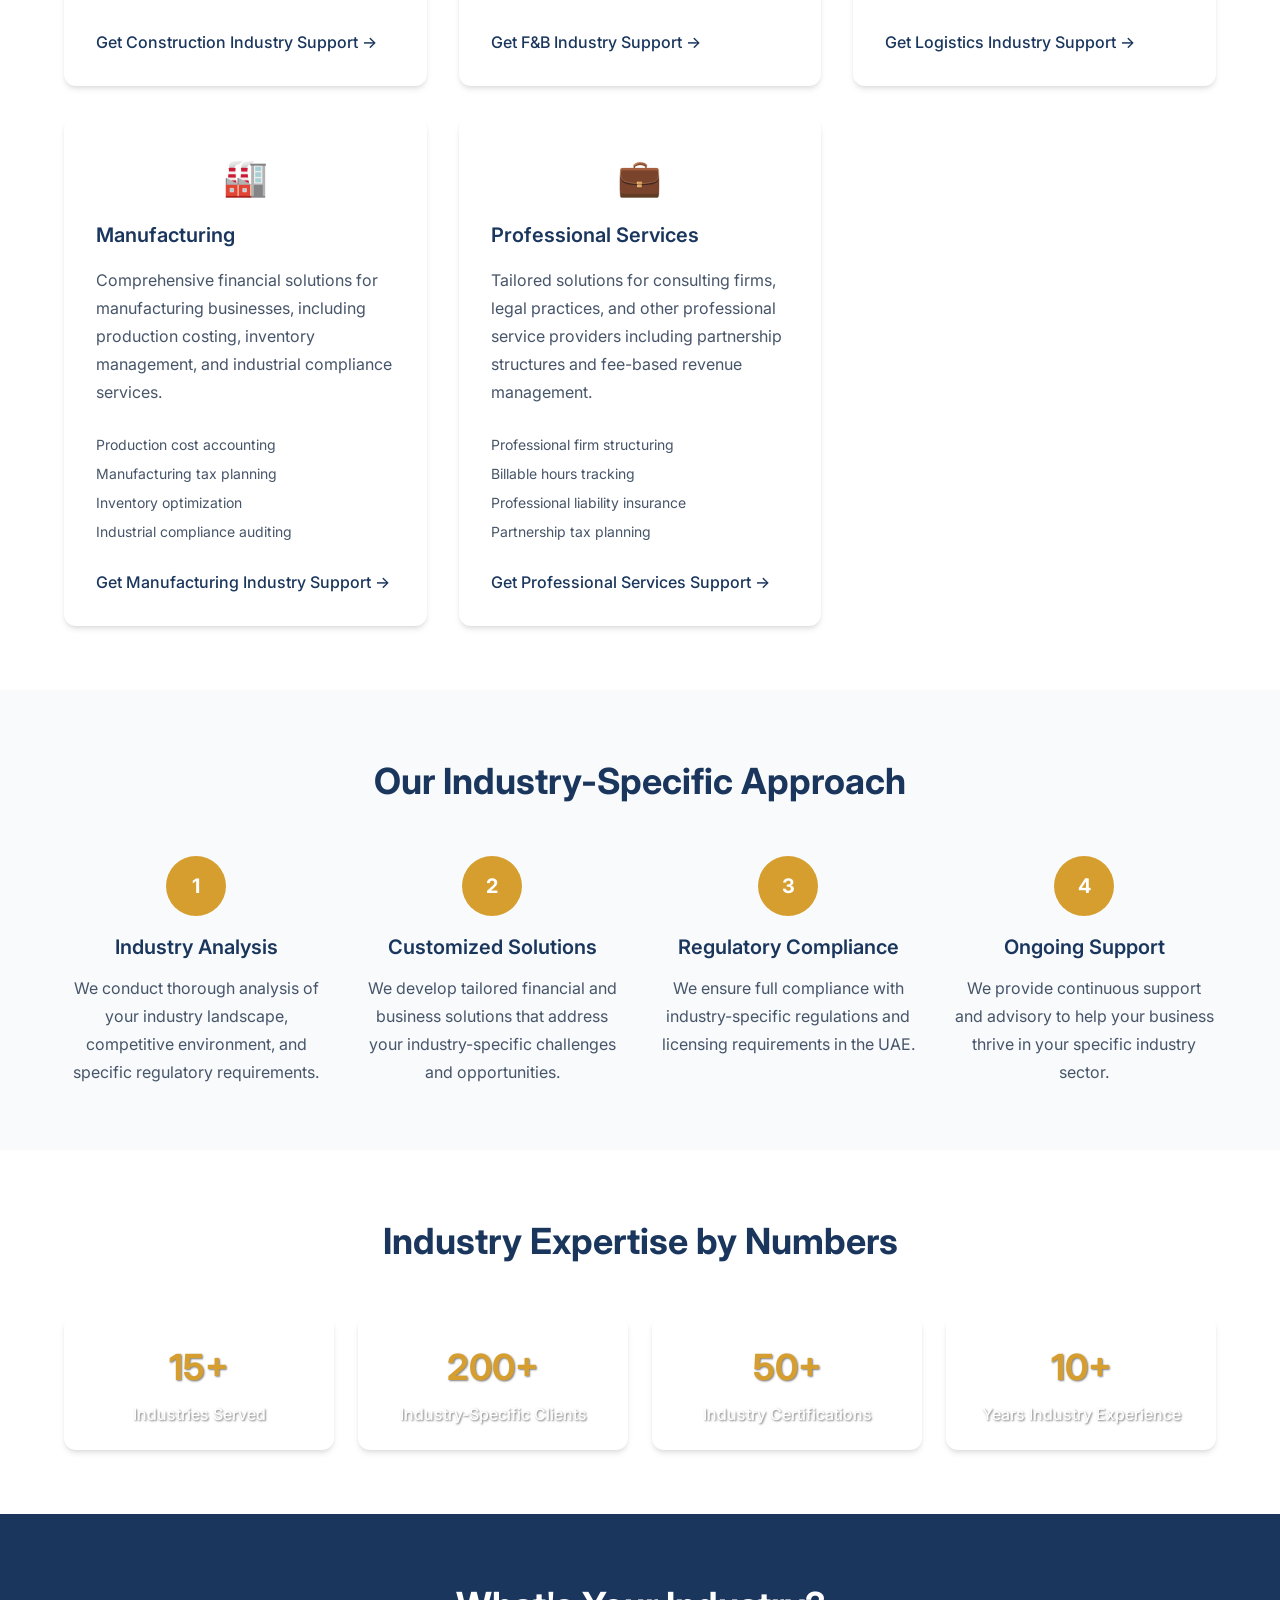
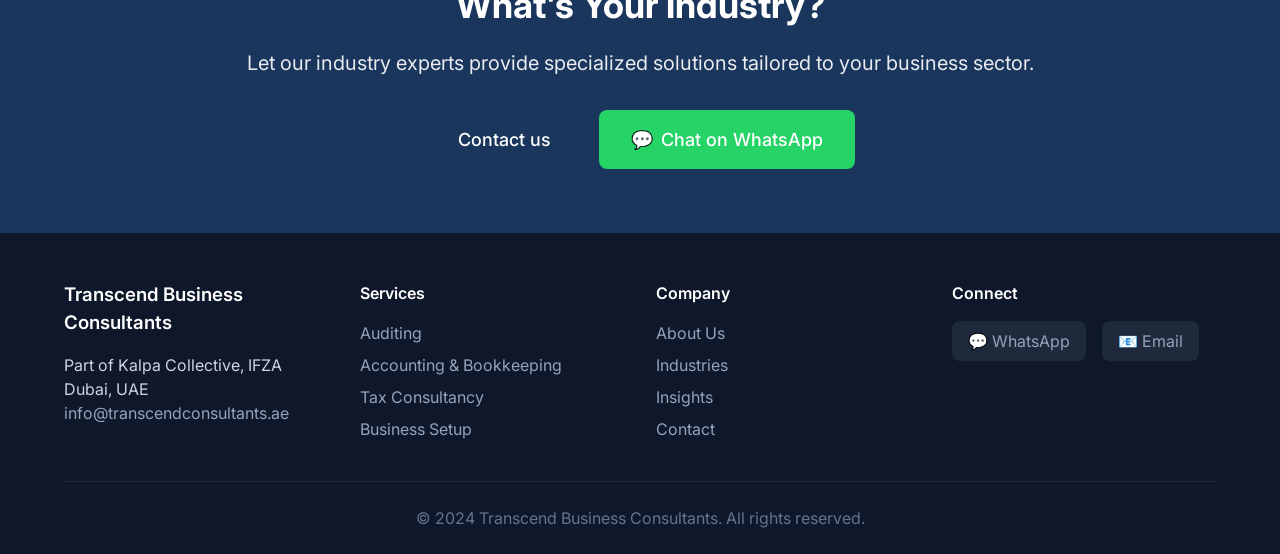
<file: industries.html>
<!DOCTYPE html>
<html lang="en">
<head>
    <meta charset="UTF-8">
    <meta name="viewport" content="width=device-width, initial-scale=1.0">
    <title>Industries - Transcend Business Consultants</title>
    <meta name="description" content="Transcend Business Consultants serves diverse industries in Dubai including technology, retail, healthcare, construction, and more with specialized business consultancy services.">
    <link rel="stylesheet" href="styles.css">
    <link rel="preconnect" href="https://fonts.googleapis.com">
    <link rel="preconnect" href="https://fonts.gstatic.com" crossorigin>
    <link href="https://fonts.googleapis.com/css2?family=Inter:wght@300;400;500;600;700&display=swap" rel="stylesheet">
</head>
<body>
    <header class="header">
        <nav class="nav">
            <div class="nav-container">
                <div class="nav-logo">
                    <a href="index.html">Transcend</a>
                </div>
                <ul class="nav-menu">
                    <li><a href="index.html" class="nav-link">Home</a></li>
                    <li><a href="about.html" class="nav-link">About</a></li>
                    <li><a href="services.html" class="nav-link">Services</a></li>
                    <li><a href="industries.html" class="nav-link active">Industries</a></li>
                    <li><a href="insights.html" class="nav-link">Insights</a></li>
                    <li><a href="contact.html" class="nav-link">Contact</a></li>
                </ul>
                <div class="nav-cta">
                    <a href="contact.html" class="btn btn-primary">Contact us</a>
                </div>
                <div class="nav-toggle">
                    <span></span>
                    <span></span>
                    <span></span>
                </div>
            </div>
        </nav>
    </header>

    <main>
        <section class="page-hero">
            <div class="container">
                <h1 class="page-title">Industries We Serve</h1>
                <p class="page-subtitle">Specialized expertise across diverse sectors to drive your business success</p>
            </div>
        </section>

        <section class="industries-intro">
            <div class="container">
                <div class="industries-content">
                    <p>At Transcend Business Consultants, we understand that each industry has unique challenges and opportunities. Our team brings specialized knowledge and experience across multiple sectors, enabling us to provide tailored solutions that address your specific industry requirements while ensuring compliance with UAE regulations.</p>
                </div>
            </div>
        </section>

        <section class="industries-grid">
            <div class="container">
                <div class="industry-cards">
                    <div class="industry-card">
                        <div class="industry-icon">💻</div>
                        <h3>Technology & IT Services</h3>
                        <p>Supporting tech startups and established IT companies with specialized financial solutions, tax optimization, and compliance services tailored to the fast-paced technology sector.</p>
                        <ul class="industry-services">
                            <li>R&D tax credit optimization</li>
                            <li>Software revenue recognition</li>
                            <li>International tax planning</li>
                            <li>VC funding support</li>
                        </ul>
                        <a href="contact.html" class="industry-link">Get Tech Industry Support →</a>
                    </div>

                    <div class="industry-card">
                        <div class="industry-icon">🏪</div>
                        <h3>Retail & E-commerce</h3>
                        <p>Comprehensive business solutions for retail businesses and online stores, including inventory management, VAT compliance, and multi-channel financial reporting.</p>
                        <ul class="industry-services">
                            <li>VAT compliance for retail</li>
                            <li>Inventory accounting</li>
                            <li>E-commerce financial reporting</li>
                            <li>Multi-currency management</li>
                        </ul>
                        <a href="contact.html" class="industry-link">Get Retail Industry Support →</a>
                    </div>

                    <div class="industry-card">
                        <div class="industry-icon">🏥</div>
                        <h3>Healthcare & Medical</h3>
                        <p>Specialized financial and compliance services for healthcare providers, clinics, and medical companies operating in Dubai's growing healthcare sector.</p>
                        <ul class="industry-services">
                            <li>Healthcare compliance auditing</li>
                            <li>Medical billing support</li>
                            <li>Healthcare tax planning</li>
                            <li>DHA licensing support</li>
                        </ul>
                        <a href="contact.html" class="industry-link">Get Healthcare Industry Support →</a>
                    </div>

                    <div class="industry-card">
                        <div class="industry-icon">🏗️</div>
                        <h3>Construction & Real Estate</h3>
                        <p>Expert financial management for construction companies and real estate developers, including project accounting, contract compliance, and regulatory requirements.</p>
                        <ul class="industry-services">
                            <li>Project cost accounting</li>
                            <li>Construction contract auditing</li>
                            <li>Real estate tax advisory</li>
                            <li>RERA compliance support</li>
                        </ul>
                        <a href="contact.html" class="industry-link">Get Construction Industry Support →</a>
                    </div>

                    <div class="industry-card">
                        <div class="industry-icon">🍽️</div>
                        <h3>Food & Beverage</h3>
                        <p>Complete business solutions for restaurants, cafes, and food service businesses including inventory management, cost control, and regulatory compliance.</p>
                        <ul class="industry-services">
                            <li>Food cost analysis</li>
                            <li>Restaurant inventory management</li>
                            <li>F&B tax compliance</li>
                            <li>Municipal licensing support</li>
                        </ul>
                        <a href="contact.html" class="industry-link">Get F&B Industry Support →</a>
                    </div>

                    <div class="industry-card">
                        <div class="industry-icon">🚚</div>
                        <h3>Logistics & Transportation</h3>
                        <p>Specialized services for logistics companies and transportation providers, including fleet management accounting, cross-border tax planning, and regulatory compliance.</p>
                        <ul class="industry-services">
                            <li>Fleet cost management</li>
                            <li>Logistics tax optimization</li>
                            <li>Customs compliance support</li>
                            <li>Supply chain auditing</li>
                        </ul>
                        <a href="contact.html" class="industry-link">Get Logistics Industry Support →</a>
                    </div>

                    <div class="industry-card">
                        <div class="industry-icon">🏭</div>
                        <h3>Manufacturing</h3>
                        <p>Comprehensive financial solutions for manufacturing businesses, including production costing, inventory management, and industrial compliance services.</p>
                        <ul class="industry-services">
                            <li>Production cost accounting</li>
                            <li>Manufacturing tax planning</li>
                            <li>Inventory optimization</li>
                            <li>Industrial compliance auditing</li>
                        </ul>
                        <a href="contact.html" class="industry-link">Get Manufacturing Industry Support →</a>
                    </div>

                    <div class="industry-card">
                        <div class="industry-icon">💼</div>
                        <h3>Professional Services</h3>
                        <p>Tailored solutions for consulting firms, legal practices, and other professional service providers including partnership structures and fee-based revenue management.</p>
                        <ul class="industry-services">
                            <li>Professional firm structuring</li>
                            <li>Billable hours tracking</li>
                            <li>Professional liability insurance</li>
                            <li>Partnership tax planning</li>
                        </ul>
                        <a href="contact.html" class="industry-link">Get Professional Services Support →</a>
                    </div>
                </div>
            </div>
        </section>

        <section class="industry-approach">
            <div class="container">
                <h2 class="section-title">Our Industry-Specific Approach</h2>
                <div class="approach-grid">
                    <div class="approach-step">
                        <div class="approach-number">1</div>
                        <h3>Industry Analysis</h3>
                        <p>We conduct thorough analysis of your industry landscape, competitive environment, and specific regulatory requirements.</p>
                    </div>
                    <div class="approach-step">
                        <div class="approach-number">2</div>
                        <h3>Customized Solutions</h3>
                        <p>We develop tailored financial and business solutions that address your industry-specific challenges and opportunities.</p>
                    </div>
                    <div class="approach-step">
                        <div class="approach-number">3</div>
                        <h3>Regulatory Compliance</h3>
                        <p>We ensure full compliance with industry-specific regulations and licensing requirements in the UAE.</p>
                    </div>
                    <div class="approach-step">
                        <div class="approach-number">4</div>
                        <h3>Ongoing Support</h3>
                        <p>We provide continuous support and advisory to help your business thrive in your specific industry sector.</p>
                    </div>
                </div>
            </div>
        </section>

        <section class="industry-stats">
            <div class="container">
                <h2 class="section-title">Industry Expertise by Numbers</h2>
                <div class="stats-grid">
                    <div class="stat-item">
                        <div class="stat-number">15+</div>
                        <div class="stat-label">Industries Served</div>
                    </div>
                    <div class="stat-item">
                        <div class="stat-number">200+</div>
                        <div class="stat-label">Industry-Specific Clients</div>
                    </div>
                    <div class="stat-item">
                        <div class="stat-number">50+</div>
                        <div class="stat-label">Industry Certifications</div>
                    </div>
                    <div class="stat-item">
                        <div class="stat-number">10+</div>
                        <div class="stat-label">Years Industry Experience</div>
                    </div>
                </div>
            </div>
        </section>

        <section class="cta-section">
            <div class="container">
                <div class="cta-content">
                    <h2>What's Your Industry?</h2>
                    <p>Let our industry experts provide specialized solutions tailored to your business sector.</p>
                    <div class="cta-buttons">
                        <a href="contact.html" class="btn btn-primary btn-large">Contact us</a>
                        <a href="https://wa.me/971501209897" class="btn btn-whatsapp btn-large" target="_blank">
                            <span class="whatsapp-icon">💬</span> Chat on WhatsApp
                        </a>
                    </div>
                </div>
            </div>
        </section>
    </main>

    <footer class="footer">
        <div class="container">
            <div class="footer-content">
                <div class="footer-section">
                    <h3>Transcend Business Consultants</h3>
                    <p>Part of Kalpa Collective, IFZA<br>Dubai, UAE</p>
                    <div class="footer-contact">
                        <a href="mailto:info@transcendconsultants.ae">info@transcendconsultants.ae</a>
                    </div>
                </div>
                <div class="footer-section">
                    <h4>Services</h4>
                    <ul>
                        <li><a href="services.html#auditing">Auditing</a></li>
                        <li><a href="services.html#accounting">Accounting & Bookkeeping</a></li>
                        <li><a href="services.html#tax">Tax Consultancy</a></li>
                        <li><a href="services.html#business-setup">Business Setup</a></li>
                    </ul>
                </div>
                <div class="footer-section">
                    <h4>Company</h4>
                    <ul>
                        <li><a href="about.html">About Us</a></li>
                        <li><a href="industries.html">Industries</a></li>
                        <li><a href="insights.html">Insights</a></li>
                        <li><a href="contact.html">Contact</a></li>
                    </ul>
                </div>
                <div class="footer-section">
                    <h4>Connect</h4>
                    <div class="social-links">
                        <a href="https://wa.me/971501209897" class="social-link" target="_blank">💬 WhatsApp</a>
                        <a href="mailto:info@transcendconsultants.ae" class="social-link">📧 Email</a>
                    </div>
                </div>
            </div>
            <div class="footer-bottom">
                <p>&copy; 2024 Transcend Business Consultants. All rights reserved.</p>
            </div>
        </div>
    </footer>

    <script src="script.js"></script>
</body>
</html>
</file>
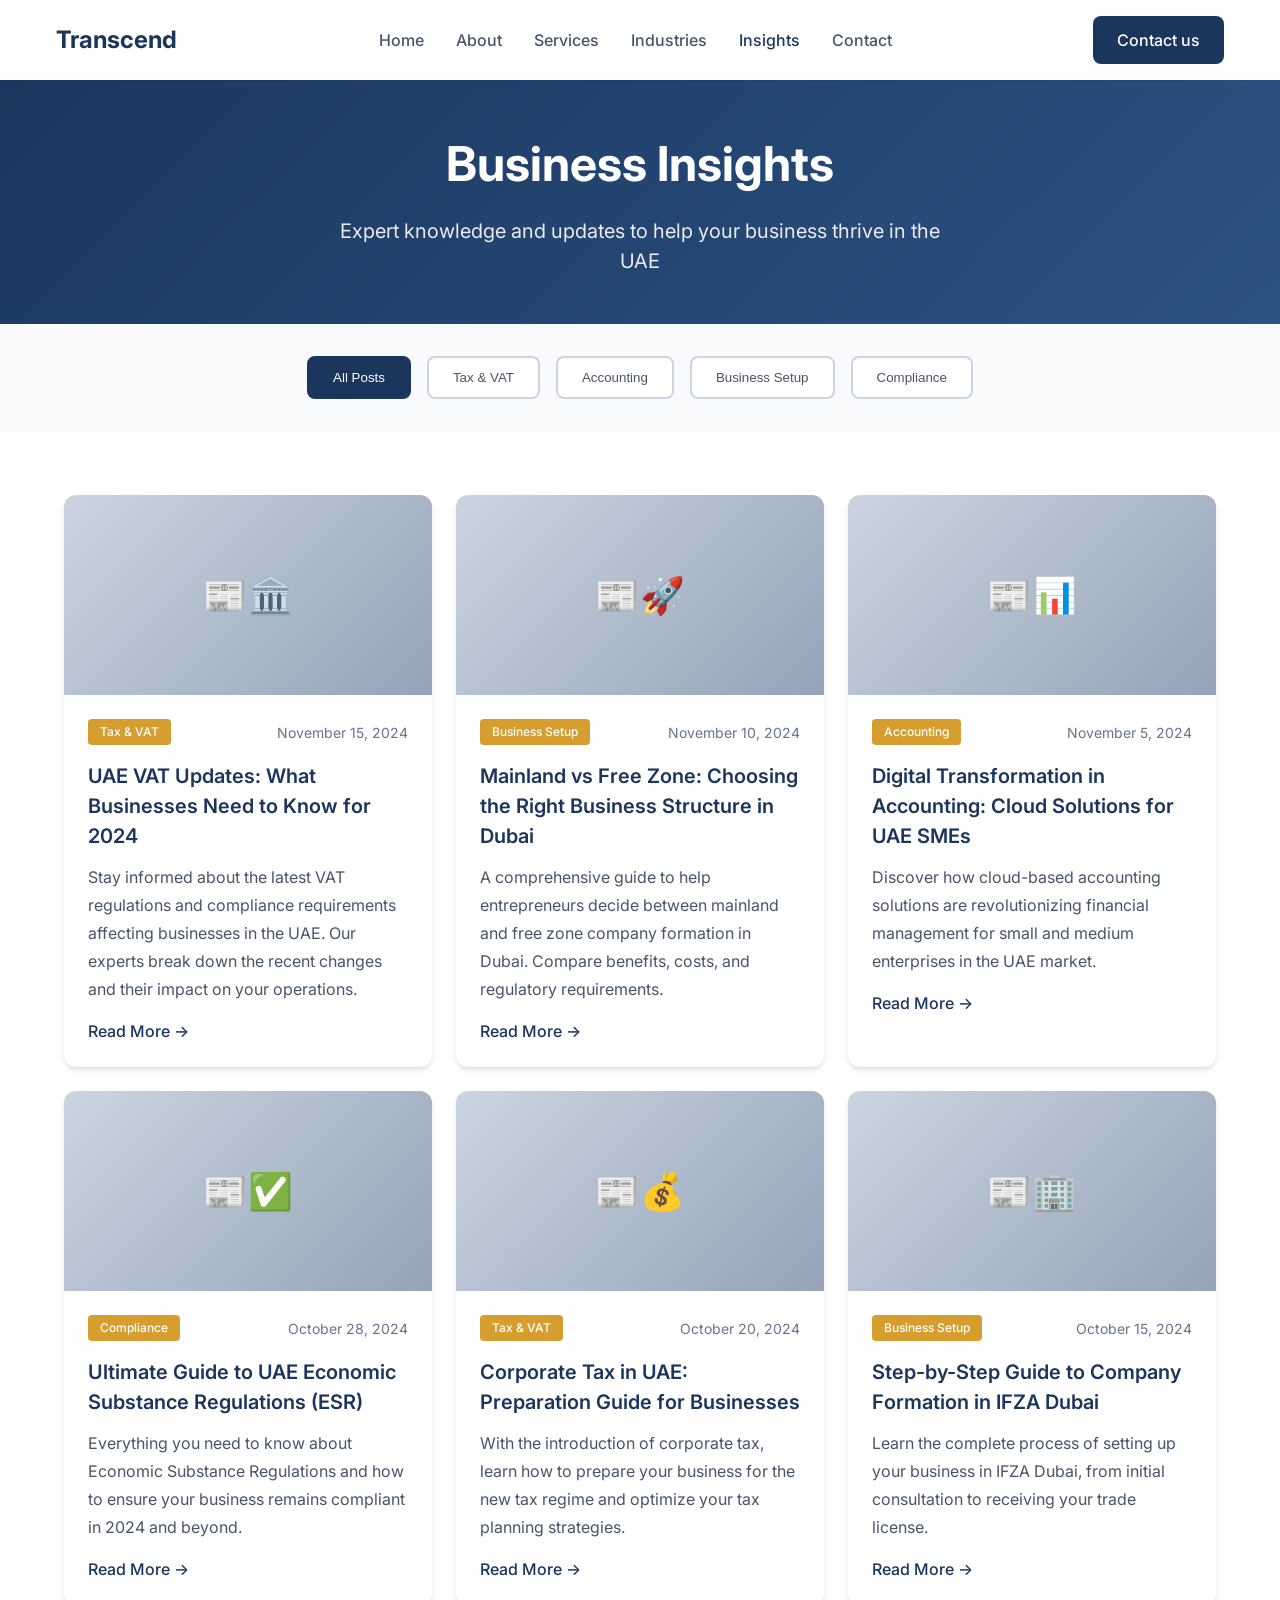
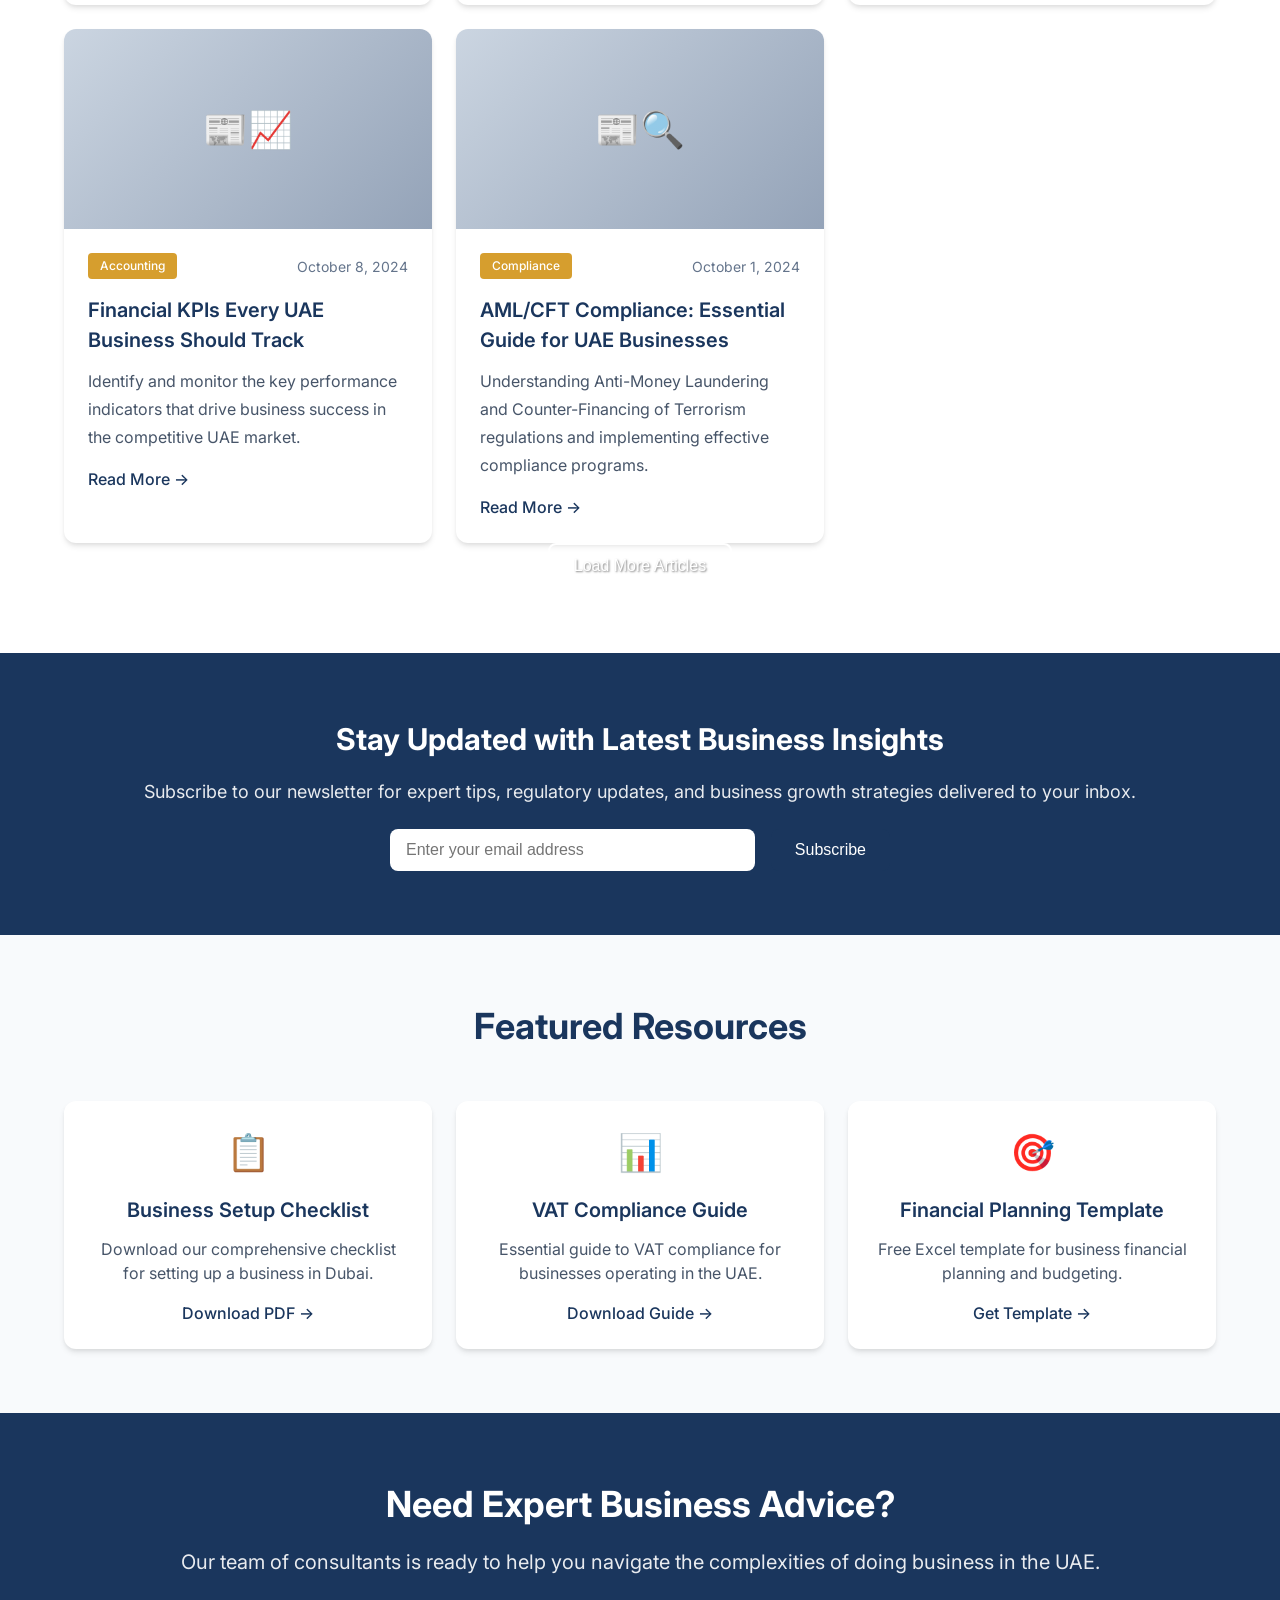
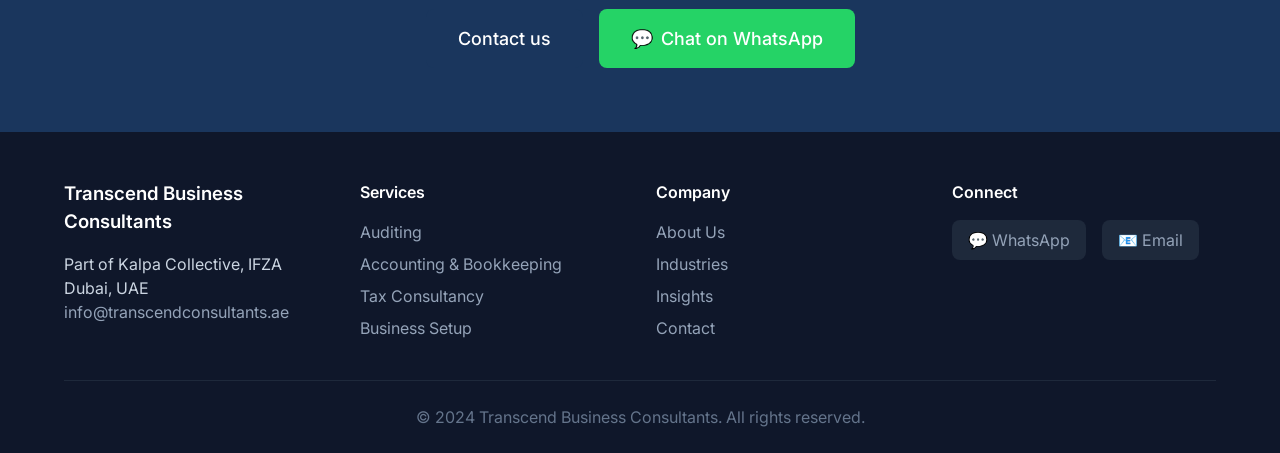
<file: insights.html>
<!DOCTYPE html>
<html lang="en">
<head>
    <meta charset="UTF-8">
    <meta name="viewport" content="width=device-width, initial-scale=1.0">
    <title>Insights - Transcend Business Consultants</title>
    <meta name="description"="Expert insights on business setup, tax regulations, accounting best practices, and industry trends for startups and SMEs in Dubai, UAE.">
    <link rel="stylesheet" href="styles.css">
    <link rel="preconnect" href="https://fonts.googleapis.com">
    <link rel="preconnect" href="https://fonts.gstatic.com" crossorigin>
    <link href="https://fonts.googleapis.com/css2?family=Inter:wght@300;400;500;600;700&display=swap" rel="stylesheet">
</head>
<body>
    <header class="header">
        <nav class="nav">
            <div class="nav-container">
                <div class="nav-logo">
                    <a href="index.html">Transcend</a>
                </div>
                <ul class="nav-menu">
                    <li><a href="index.html" class="nav-link">Home</a></li>
                    <li><a href="about.html" class="nav-link">About</a></li>
                    <li><a href="services.html" class="nav-link">Services</a></li>
                    <li><a href="industries.html" class="nav-link">Industries</a></li>
                    <li><a href="insights.html" class="nav-link active">Insights</a></li>
                    <li><a href="contact.html" class="nav-link">Contact</a></li>
                </ul>
                <div class="nav-cta">
                    <a href="contact.html" class="btn btn-primary">Contact us</a>
                </div>
                <div class="nav-toggle">
                    <span></span>
                    <span></span>
                    <span></span>
                </div>
            </div>
        </nav>
    </header>

    <main>
        <section class="page-hero">
            <div class="container">
                <h1 class="page-title">Business Insights</h1>
                <p class="page-subtitle">Expert knowledge and updates to help your business thrive in the UAE</p>
            </div>
        </section>

        <section class="insights-categories">
            <div class="container">
                <div class="category-filters">
                    <button class="category-btn active" data-category="all">All Posts</button>
                    <button class="category-btn" data-category="tax">Tax & VAT</button>
                    <button class="category-btn" data-category="accounting">Accounting</button>
                    <button class="category-btn" data-category="business-setup">Business Setup</button>
                    <button class="category-btn" data-category="compliance">Compliance</button>
                </div>
            </div>
        </section>

        <section class="insights-grid">
            <div class="container">
                <div class="blog-posts">
                    <article class="blog-post" data-category="tax">
                        <div class="post-image">
                            <div class="image-placeholder">🏛️</div>
                        </div>
                        <div class="post-content">
                            <div class="post-meta">
                                <span class="post-category">Tax & VAT</span>
                                <span class="post-date">November 15, 2024</span>
                            </div>
                            <h3><a href="insights/uae-vat-updates-2024.html">UAE VAT Updates: What Businesses Need to Know for 2024</a></h3>
                            <p>Stay informed about the latest VAT regulations and compliance requirements affecting businesses in the UAE. Our experts break down the recent changes and their impact on your operations.</p>
                            <a href="insights/uae-vat-updates-2024.html" class="read-more">Read More →</a>
                        </div>
                    </article>

                    <article class="blog-post" data-category="business-setup">
                        <div class="post-image">
                            <div class="image-placeholder">🚀</div>
                        </div>
                        <div class="post-content">
                            <div class="post-meta">
                                <span class="post-category">Business Setup</span>
                                <span class="post-date">November 10, 2024</span>
                            </div>
                            <h3><a href="insights/mainland-vs-freezone-dubai.html">Mainland vs Free Zone: Choosing the Right Business Structure in Dubai</a></h3>
                            <p>A comprehensive guide to help entrepreneurs decide between mainland and free zone company formation in Dubai. Compare benefits, costs, and regulatory requirements.</p>
                            <a href="insights/mainland-vs-freezone-dubai.html" class="read-more">Read More →</a>
                        </div>
                    </article>

                    <article class="blog-post" data-category="accounting">
                        <div class="post-image">
                            <div class="image-placeholder">📊</div>
                        </div>
                        <div class="post-content">
                            <div class="post-meta">
                                <span class="post-category">Accounting</span>
                                <span class="post-date">November 5, 2024</span>
                            </div>
                            <h3><a href="insights/digital-transformation-accounting.html">Digital Transformation in Accounting: Cloud Solutions for UAE SMEs</a></h3>
                            <p>Discover how cloud-based accounting solutions are revolutionizing financial management for small and medium enterprises in the UAE market.</p>
                            <a href="insights/digital-transformation-accounting.html" class="read-more">Read More →</a>
                        </div>
                    </article>

                    <article class="blog-post" data-category="compliance">
                        <div class="post-image">
                            <div class="image-placeholder">✅</div>
                        </div>
                        <div class="post-content">
                            <div class="post-meta">
                                <span class="post-category">Compliance</span>
                                <span class="post-date">October 28, 2024</span>
                            </div>
                            <h3><a href="#">Ultimate Guide to UAE Economic Substance Regulations (ESR)</a></h3>
                            <p>Everything you need to know about Economic Substance Regulations and how to ensure your business remains compliant in 2024 and beyond.</p>
                            <a href="#" class="read-more">Read More →</a>
                        </div>
                    </article>

                    <article class="blog-post" data-category="tax">
                        <div class="post-image">
                            <div class="image-placeholder">💰</div>
                        </div>
                        <div class="post-content">
                            <div class="post-meta">
                                <span class="post-category">Tax & VAT</span>
                                <span class="post-date">October 20, 2024</span>
                            </div>
                            <h3><a href="#">Corporate Tax in UAE: Preparation Guide for Businesses</a></h3>
                            <p>With the introduction of corporate tax, learn how to prepare your business for the new tax regime and optimize your tax planning strategies.</p>
                            <a href="#" class="read-more">Read More →</a>
                        </div>
                    </article>

                    <article class="blog-post" data-category="business-setup">
                        <div class="post-image">
                            <div class="image-placeholder">🏢</div>
                        </div>
                        <div class="post-content">
                            <div class="post-meta">
                                <span class="post-category">Business Setup</span>
                                <span class="post-date">October 15, 2024</span>
                            </div>
                            <h3><a href="#">Step-by-Step Guide to Company Formation in IFZA Dubai</a></h3>
                            <p>Learn the complete process of setting up your business in IFZA Dubai, from initial consultation to receiving your trade license.</p>
                            <a href="#" class="read-more">Read More →</a>
                        </div>
                    </article>

                    <article class="blog-post" data-category="accounting">
                        <div class="post-image">
                            <div class="image-placeholder">📈</div>
                        </div>
                        <div class="post-content">
                            <div class="post-meta">
                                <span class="post-category">Accounting</span>
                                <span class="post-date">October 8, 2024</span>
                            </div>
                            <h3><a href="#">Financial KPIs Every UAE Business Should Track</a></h3>
                            <p>Identify and monitor the key performance indicators that drive business success in the competitive UAE market.</p>
                            <a href="#" class="read-more">Read More →</a>
                        </div>
                    </article>

                    <article class="blog-post" data-category="compliance">
                        <div class="post-image">
                            <div class="image-placeholder">🔍</div>
                        </div>
                        <div class="post-content">
                            <div class="post-meta">
                                <span class="post-category">Compliance</span>
                                <span class="post-date">October 1, 2024</span>
                            </div>
                            <h3><a href="#">AML/CFT Compliance: Essential Guide for UAE Businesses</a></h3>
                            <p>Understanding Anti-Money Laundering and Counter-Financing of Terrorism regulations and implementing effective compliance programs.</p>
                            <a href="#" class="read-more">Read More →</a>
                        </div>
                    </article>
                </div>

                <div class="load-more">
                    <button class="btn btn-outline">Load More Articles</button>
                </div>
            </div>
        </section>

        <section class="newsletter">
            <div class="container">
                <div class="newsletter-content">
                    <h2>Stay Updated with Latest Business Insights</h2>
                    <p>Subscribe to our newsletter for expert tips, regulatory updates, and business growth strategies delivered to your inbox.</p>
                    <form class="newsletter-form">
                        <input type="email" placeholder="Enter your email address" required>
                        <button type="submit" class="btn btn-primary">Subscribe</button>
                    </form>
                </div>
            </div>
        </section>

        <section class="featured-resources">
            <div class="container">
                <h2 class="section-title">Featured Resources</h2>
                <div class="resources-grid">
                    <div class="resource-card">
                        <div class="resource-icon">📋</div>
                        <h3>Business Setup Checklist</h3>
                        <p>Download our comprehensive checklist for setting up a business in Dubai.</p>
                        <a href="#" class="resource-link">Download PDF →</a>
                    </div>
                    <div class="resource-card">
                        <div class="resource-icon">📊</div>
                        <h3>VAT Compliance Guide</h3>
                        <p>Essential guide to VAT compliance for businesses operating in the UAE.</p>
                        <a href="#" class="resource-link">Download Guide →</a>
                    </div>
                    <div class="resource-card">
                        <div class="resource-icon">🎯</div>
                        <h3>Financial Planning Template</h3>
                        <p>Free Excel template for business financial planning and budgeting.</p>
                        <a href="#" class="resource-link">Get Template →</a>
                    </div>
                </div>
            </div>
        </section>

        <section class="cta-section">
            <div class="container">
                <div class="cta-content">
                    <h2>Need Expert Business Advice?</h2>
                    <p>Our team of consultants is ready to help you navigate the complexities of doing business in the UAE.</p>
                    <div class="cta-buttons">
                        <a href="contact.html" class="btn btn-primary btn-large">Contact us</a>
                        <a href="https://wa.me/971501209897" class="btn btn-whatsapp btn-large" target="_blank">
                            <span class="whatsapp-icon">💬</span> Chat on WhatsApp
                        </a>
                    </div>
                </div>
            </div>
        </section>
    </main>

    <footer class="footer">
        <div class="container">
            <div class="footer-content">
                <div class="footer-section">
                    <h3>Transcend Business Consultants</h3>
                    <p>Part of Kalpa Collective, IFZA<br>Dubai, UAE</p>
                    <div class="footer-contact">
                        <a href="mailto:info@transcendconsultants.ae">info@transcendconsultants.ae</a>
                    </div>
                </div>
                <div class="footer-section">
                    <h4>Services</h4>
                    <ul>
                        <li><a href="services.html#auditing">Auditing</a></li>
                        <li><a href="services.html#accounting">Accounting & Bookkeeping</a></li>
                        <li><a href="services.html#tax">Tax Consultancy</a></li>
                        <li><a href="services.html#business-setup">Business Setup</a></li>
                    </ul>
                </div>
                <div class="footer-section">
                    <h4>Company</h4>
                    <ul>
                        <li><a href="about.html">About Us</a></li>
                        <li><a href="industries.html">Industries</a></li>
                        <li><a href="insights.html">Insights</a></li>
                        <li><a href="contact.html">Contact</a></li>
                    </ul>
                </div>
                <div class="footer-section">
                    <h4>Connect</h4>
                    <div class="social-links">
                        <a href="https://wa.me/971501209897" class="social-link" target="_blank">💬 WhatsApp</a>
                        <a href="mailto:info@transcendconsultants.ae" class="social-link">📧 Email</a>
                    </div>
                </div>
            </div>
            <div class="footer-bottom">
                <p>&copy; 2024 Transcend Business Consultants. All rights reserved.</p>
            </div>
        </div>
    </footer>

    <script src="script.js"></script>
    <script>
        // Category filtering functionality
        document.addEventListener('DOMContentLoaded', function() {
            const categoryBtns = document.querySelectorAll('.category-btn');
            const blogPosts = document.querySelectorAll('.blog-post');
            
            categoryBtns.forEach(btn => {
                btn.addEventListener('click', function() {
                    // Remove active class from all buttons
                    categoryBtns.forEach(b => b.classList.remove('active'));
                    // Add active class to clicked button
                    this.classList.add('active');
                    
                    const category = this.dataset.category;
                    
                    // Filter blog posts
                    blogPosts.forEach(post => {
                        if (category === 'all' || post.dataset.category === category) {
                            post.style.display = 'block';
                        } else {
                            post.style.display = 'none';
                        }
                    });
                });
            });
        });
    </script>
</body>
</html>
</file>
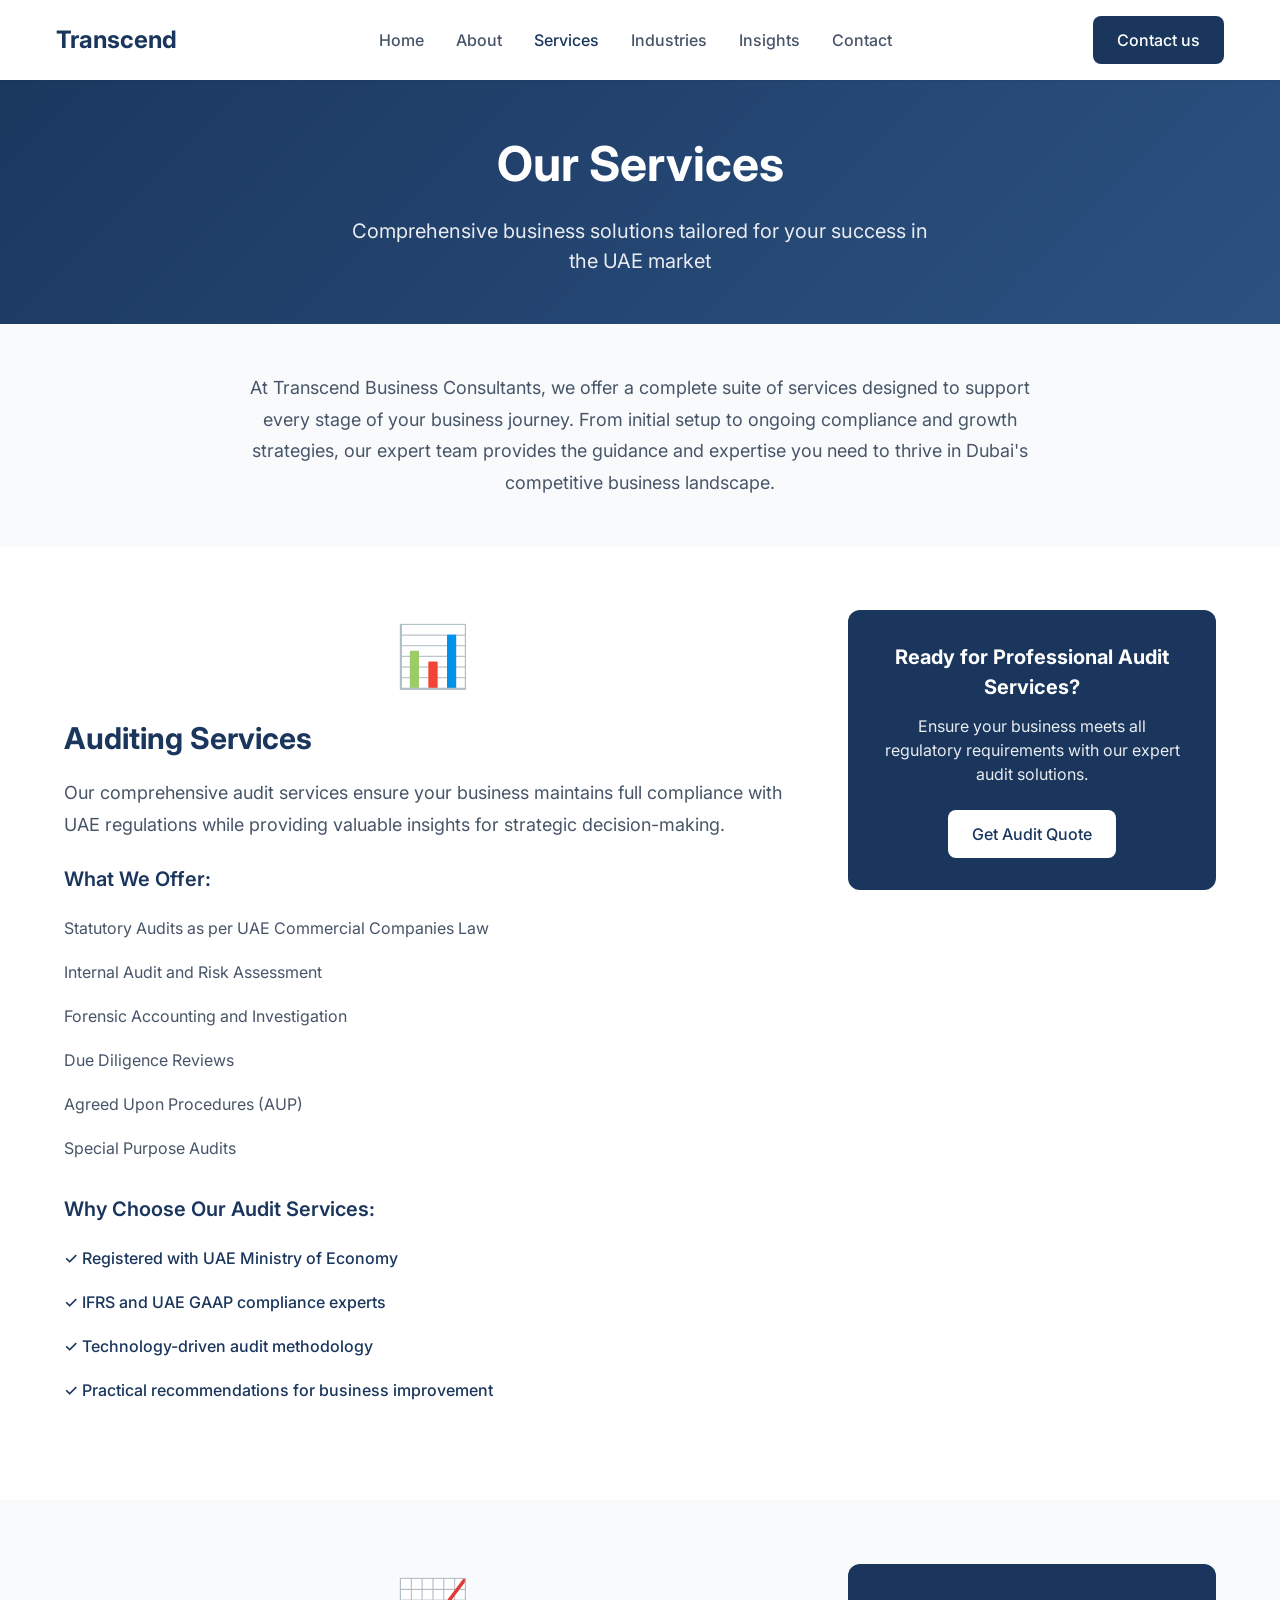
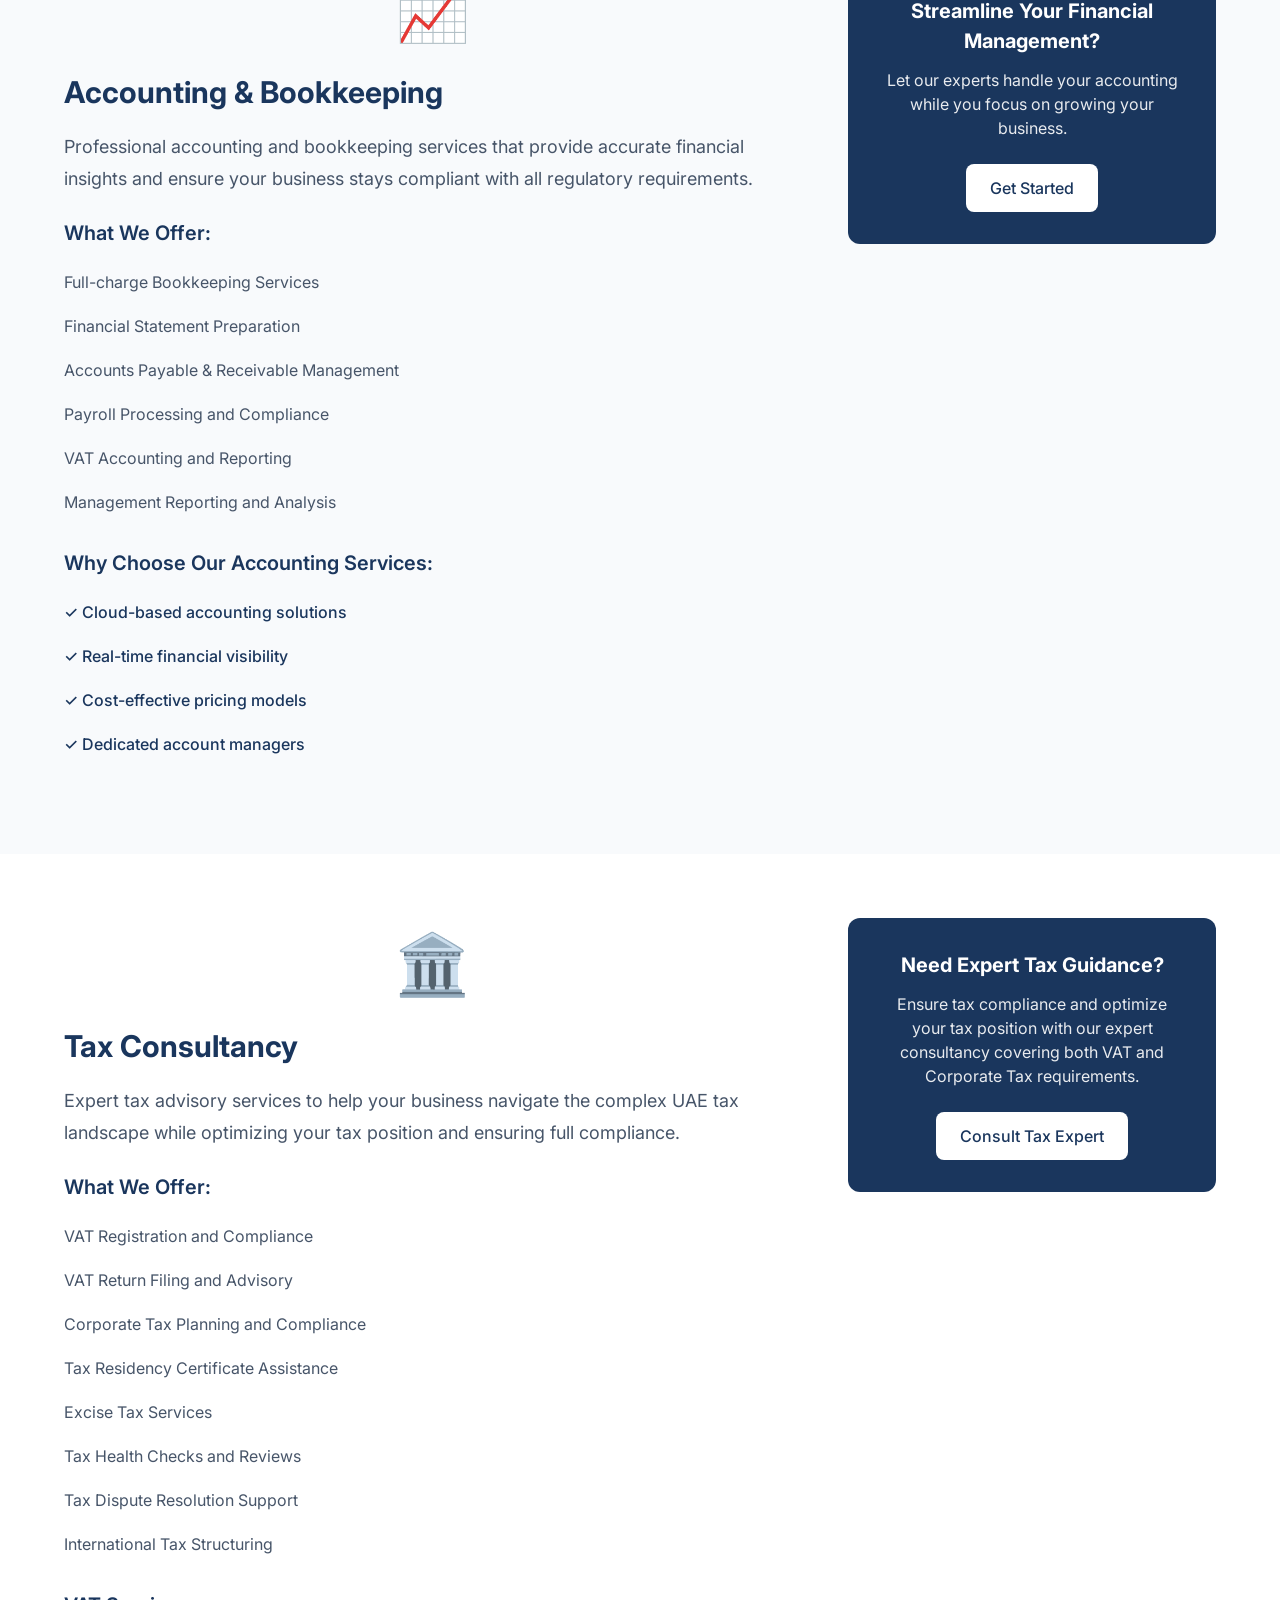
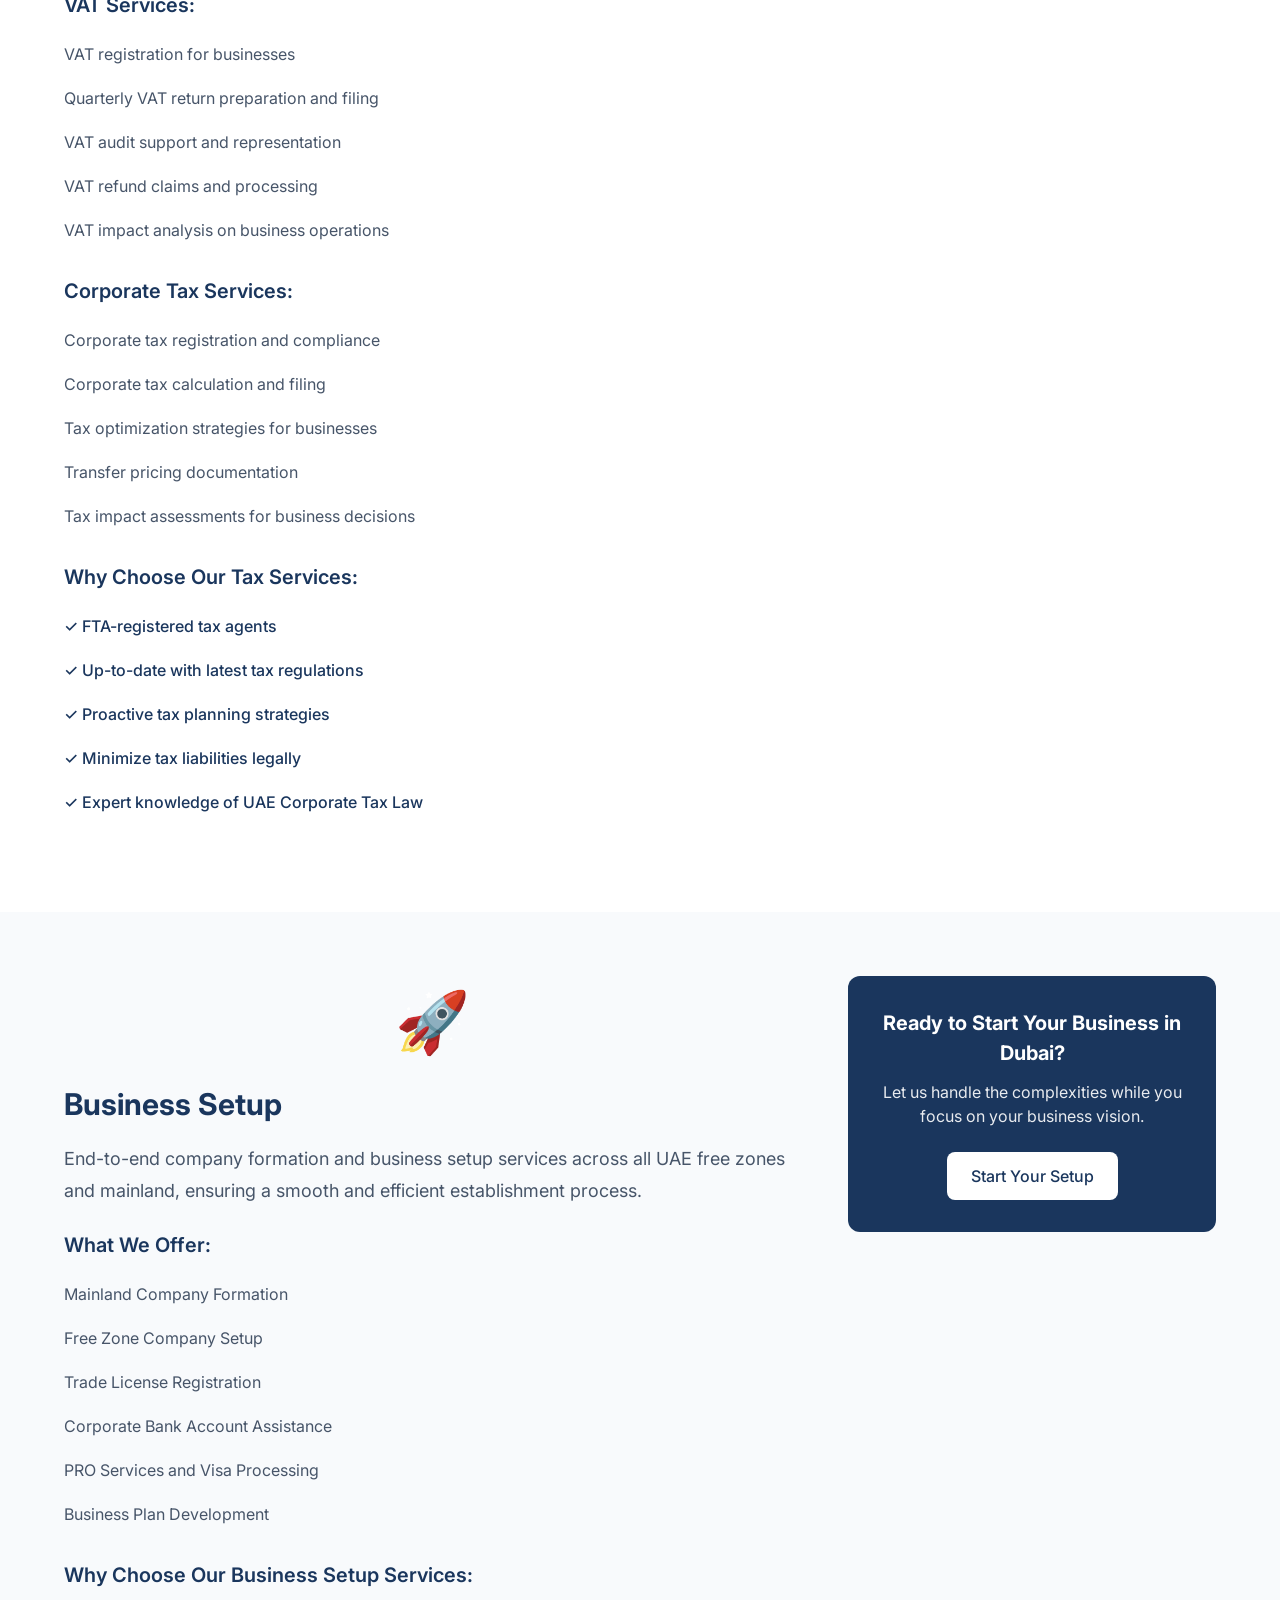
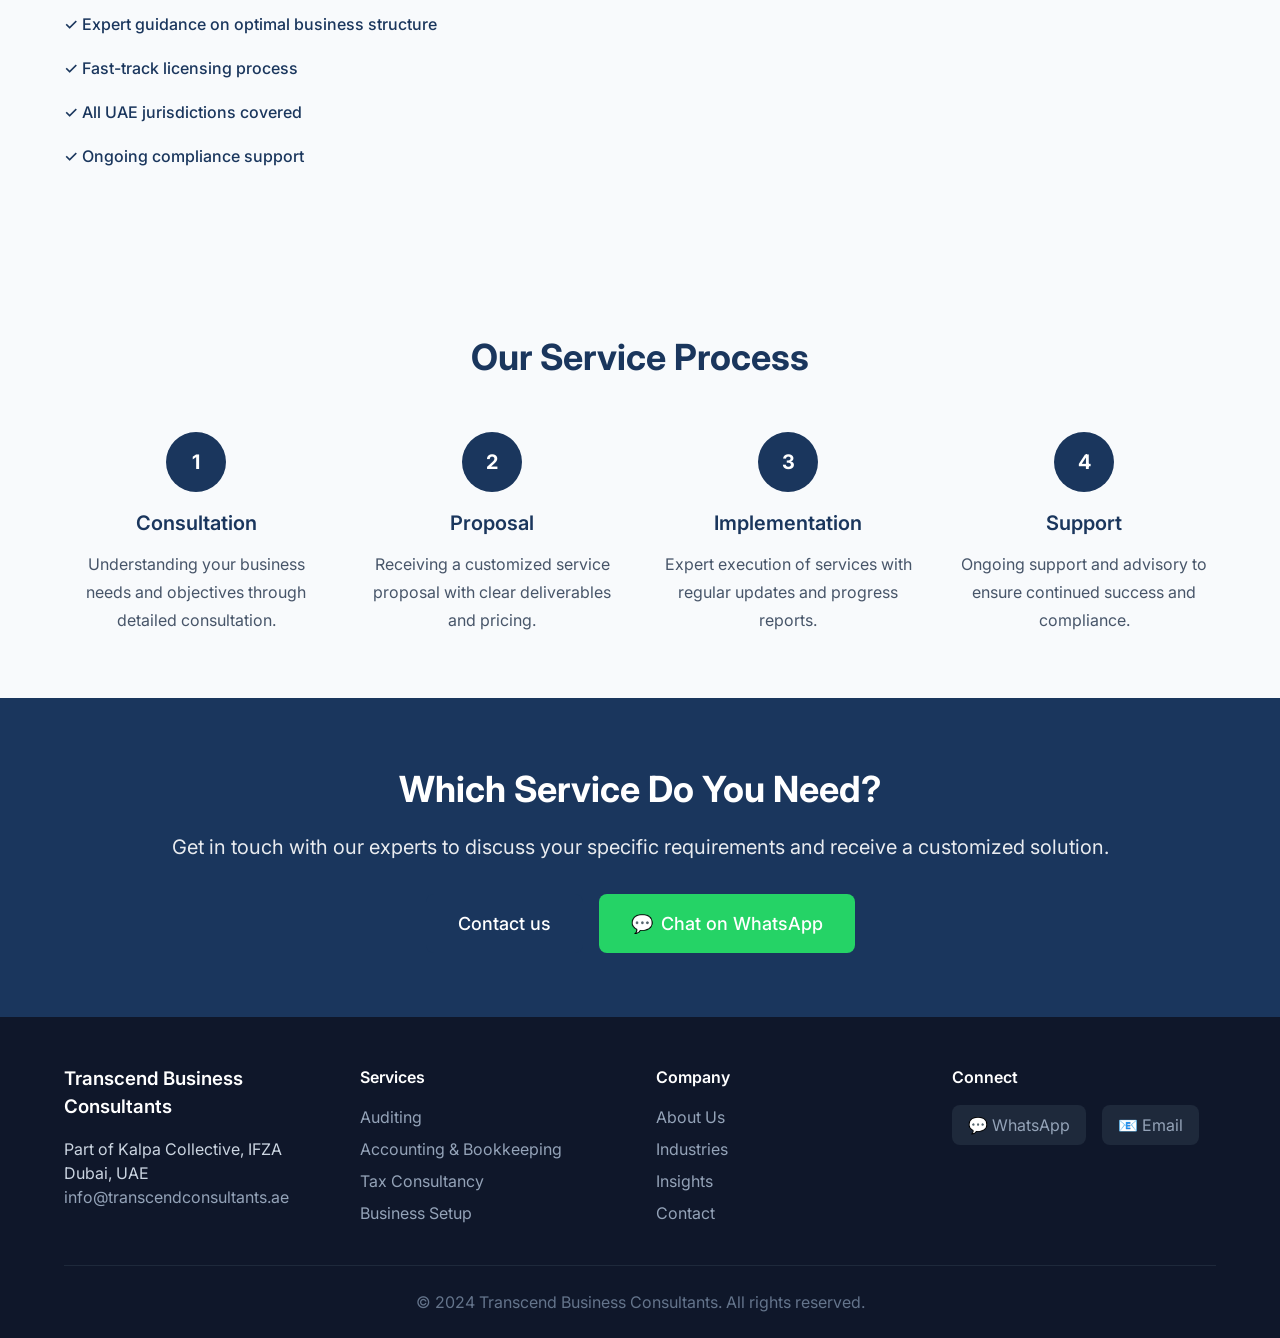
<file: services.html>
<!DOCTYPE html>
<html lang="en">
<head>
    <meta charset="UTF-8">
    <meta name="viewport" content="width=device-width, initial-scale=1.0">
    <title>Services - Transcend Business Consultants</title>
    <meta name="description" content="Comprehensive business consultancy services including auditing, accounting, tax consultancy, and business setup for startups and SMEs in Dubai, UAE.">
    <link rel="stylesheet" href="styles.css">
    <link rel="preconnect" href="https://fonts.googleapis.com">
    <link rel="preconnect" href="https://fonts.gstatic.com" crossorigin>
    <link href="https://fonts.googleapis.com/css2?family=Inter:wght@300;400;500;600;700&display=swap" rel="stylesheet">
</head>
<body>
    <header class="header">
        <nav class="nav">
            <div class="nav-container">
                <div class="nav-logo">
                    <a href="index.html">Transcend</a>
                </div>
                <ul class="nav-menu">
                    <li><a href="index.html" class="nav-link">Home</a></li>
                    <li><a href="about.html" class="nav-link">About</a></li>
                    <li><a href="services.html" class="nav-link active">Services</a></li>
                    <li><a href="industries.html" class="nav-link">Industries</a></li>
                    <li><a href="insights.html" class="nav-link">Insights</a></li>
                    <li><a href="contact.html" class="nav-link">Contact</a></li>
                </ul>
                <div class="nav-cta">
                    <a href="contact.html" class="btn btn-primary">Contact us</a>
                </div>
                <div class="nav-toggle">
                    <span></span>
                    <span></span>
                    <span></span>
                </div>
            </div>
        </nav>
    </header>

    <main>
        <section class="page-hero">
            <div class="container">
                <h1 class="page-title">Our Services</h1>
                <p class="page-subtitle">Comprehensive business solutions tailored for your success in the UAE market</p>
            </div>
        </section>

        <section class="services-overview">
            <div class="container">
                <div class="services-intro">
                    <p>At Transcend Business Consultants, we offer a complete suite of services designed to support every stage of your business journey. From initial setup to ongoing compliance and growth strategies, our expert team provides the guidance and expertise you need to thrive in Dubai's competitive business landscape.</p>
                </div>
            </div>
        </section>

        <section id="auditing" class="service-detail">
            <div class="container">
                <div class="service-detail-content">
                    <div class="service-info">
                        <div class="service-icon-large">📊</div>
                        <h2>Auditing Services</h2>
                        <p>Our comprehensive audit services ensure your business maintains full compliance with UAE regulations while providing valuable insights for strategic decision-making.</p>
                        
                        <h3>What We Offer:</h3>
                        <ul class="service-features">
                            <li>Statutory Audits as per UAE Commercial Companies Law</li>
                            <li>Internal Audit and Risk Assessment</li>
                            <li>Forensic Accounting and Investigation</li>
                            <li>Due Diligence Reviews</li>
                            <li>Agreed Upon Procedures (AUP)</li>
                            <li>Special Purpose Audits</li>
                        </ul>

                        <h3>Why Choose Our Audit Services:</h3>
                        <ul class="service-benefits">
                            <li>✓ Registered with UAE Ministry of Economy</li>
                            <li>✓ IFRS and UAE GAAP compliance experts</li>
                            <li>✓ Technology-driven audit methodology</li>
                            <li>✓ Practical recommendations for business improvement</li>
                        </ul>
                    </div>
                    <div class="service-cta">
                        <h3>Ready for Professional Audit Services?</h3>
                        <p>Ensure your business meets all regulatory requirements with our expert audit solutions.</p>
                        <a href="contact.html" class="btn btn-primary">Get Audit Quote</a>
                    </div>
                </div>
            </div>
        </section>

        <section id="accounting" class="service-detail">
            <div class="container">
                <div class="service-detail-content">
                    <div class="service-info">
                        <div class="service-icon-large">📈</div>
                        <h2>Accounting & Bookkeeping</h2>
                        <p>Professional accounting and bookkeeping services that provide accurate financial insights and ensure your business stays compliant with all regulatory requirements.</p>
                        
                        <h3>What We Offer:</h3>
                        <ul class="service-features">
                            <li>Full-charge Bookkeeping Services</li>
                            <li>Financial Statement Preparation</li>
                            <li>Accounts Payable & Receivable Management</li>
                            <li>Payroll Processing and Compliance</li>
                            <li>VAT Accounting and Reporting</li>
                            <li>Management Reporting and Analysis</li>
                        </ul>

                        <h3>Why Choose Our Accounting Services:</h3>
                        <ul class="service-benefits">
                            <li>✓ Cloud-based accounting solutions</li>
                            <li>✓ Real-time financial visibility</li>
                            <li>✓ Cost-effective pricing models</li>
                            <li>✓ Dedicated account managers</li>
                        </ul>
                    </div>
                    <div class="service-cta">
                        <h3>Streamline Your Financial Management?</h3>
                        <p>Let our experts handle your accounting while you focus on growing your business.</p>
                        <a href="contact.html" class="btn btn-primary">Get Started</a>
                    </div>
                </div>
            </div>
        </section>

        <section id="tax" class="service-detail">
            <div class="container">
                <div class="service-detail-content">
                    <div class="service-info">
                        <div class="service-icon-large">🏛️</div>
                        <h2>Tax Consultancy</h2>
                        <p>Expert tax advisory services to help your business navigate the complex UAE tax landscape while optimizing your tax position and ensuring full compliance.</p>
                        
                        <h3>What We Offer:</h3>
                        <ul class="service-features">
                            <li>VAT Registration and Compliance</li>
                            <li>VAT Return Filing and Advisory</li>
                            <li>Corporate Tax Planning and Compliance</li>
                            <li>Tax Residency Certificate Assistance</li>
                            <li>Excise Tax Services</li>
                            <li>Tax Health Checks and Reviews</li>
                            <li>Tax Dispute Resolution Support</li>
                            <li>International Tax Structuring</li>
                        </ul>

                        <h3>VAT Services:</h3>
                        <ul class="service-features">
                            <li>VAT registration for businesses</li>
                            <li>Quarterly VAT return preparation and filing</li>
                            <li>VAT audit support and representation</li>
                            <li>VAT refund claims and processing</li>
                            <li>VAT impact analysis on business operations</li>
                        </ul>

                        <h3>Corporate Tax Services:</h3>
                        <ul class="service-features">
                            <li>Corporate tax registration and compliance</li>
                            <li>Corporate tax calculation and filing</li>
                            <li>Tax optimization strategies for businesses</li>
                            <li>Transfer pricing documentation</li>
                            <li>Tax impact assessments for business decisions</li>
                        </ul>

                        <h3>Why Choose Our Tax Services:</h3>
                        <ul class="service-benefits">
                            <li>✓ FTA-registered tax agents</li>
                            <li>✓ Up-to-date with latest tax regulations</li>
                            <li>✓ Proactive tax planning strategies</li>
                            <li>✓ Minimize tax liabilities legally</li>
                            <li>✓ Expert knowledge of UAE Corporate Tax Law</li>
                        </ul>
                    </div>
                    <div class="service-cta">
                        <h3>Need Expert Tax Guidance?</h3>
                        <p>Ensure tax compliance and optimize your tax position with our expert consultancy covering both VAT and Corporate Tax requirements.</p>
                        <a href="contact.html" class="btn btn-primary">Consult Tax Expert</a>
                    </div>
                </div>
            </div>
        </section>

        <section id="business-setup" class="service-detail">
            <div class="container">
                <div class="service-detail-content">
                    <div class="service-info">
                        <div class="service-icon-large">🚀</div>
                        <h2>Business Setup</h2>
                        <p>End-to-end company formation and business setup services across all UAE free zones and mainland, ensuring a smooth and efficient establishment process.</p>
                        
                        <h3>What We Offer:</h3>
                        <ul class="service-features">
                            <li>Mainland Company Formation</li>
                            <li>Free Zone Company Setup</li>
                            <li>Trade License Registration</li>
                            <li>Corporate Bank Account Assistance</li>
                            <li>PRO Services and Visa Processing</li>
                            <li>Business Plan Development</li>
                        </ul>

                        <h3>Why Choose Our Business Setup Services:</h3>
                        <ul class="service-benefits">
                            <li>✓ Expert guidance on optimal business structure</li>
                            <li>✓ Fast-track licensing process</li>
                            <li>✓ All UAE jurisdictions covered</li>
                            <li>✓ Ongoing compliance support</li>
                        </ul>
                    </div>
                    <div class="service-cta">
                        <h3>Ready to Start Your Business in Dubai?</h3>
                        <p>Let us handle the complexities while you focus on your business vision.</p>
                        <a href="contact.html" class="btn btn-primary">Start Your Setup</a>
                    </div>
                </div>
            </div>
        </section>

        <section class="process">
            <div class="container">
                <h2 class="section-title">Our Service Process</h2>
                <div class="process-steps">
                    <div class="step">
                        <div class="step-number">1</div>
                        <h3>Consultation</h3>
                        <p>Understanding your business needs and objectives through detailed consultation.</p>
                    </div>
                    <div class="step">
                        <div class="step-number">2</div>
                        <h3>Proposal</h3>
                        <p>Receiving a customized service proposal with clear deliverables and pricing.</p>
                    </div>
                    <div class="step">
                        <div class="step-number">3</div>
                        <h3>Implementation</h3>
                        <p>Expert execution of services with regular updates and progress reports.</p>
                    </div>
                    <div class="step">
                        <div class="step-number">4</div>
                        <h3>Support</h3>
                        <p>Ongoing support and advisory to ensure continued success and compliance.</p>
                    </div>
                </div>
            </div>
        </section>

        <section class="cta-section">
            <div class="container">
                <div class="cta-content">
                    <h2>Which Service Do You Need?</h2>
                    <p>Get in touch with our experts to discuss your specific requirements and receive a customized solution.</p>
                    <div class="cta-buttons">
                        <a href="contact.html" class="btn btn-primary btn-large">Contact us</a>
                        <a href="https://wa.me/971501209897" class="btn btn-whatsapp btn-large" target="_blank">
                            <span class="whatsapp-icon">💬</span> Chat on WhatsApp
                        </a>
                    </div>
                </div>
            </div>
        </section>
    </main>

    <footer class="footer">
        <div class="container">
            <div class="footer-content">
                <div class="footer-section">
                    <h3>Transcend Business Consultants</h3>
                    <p>Part of Kalpa Collective, IFZA<br>Dubai, UAE</p>
                    <div class="footer-contact">
                        <a href="mailto:info@transcendconsultants.ae">info@transcendconsultants.ae</a>
                    </div>
                </div>
                <div class="footer-section">
                    <h4>Services</h4>
                    <ul>
                        <li><a href="services.html#auditing">Auditing</a></li>
                        <li><a href="services.html#accounting">Accounting & Bookkeeping</a></li>
                        <li><a href="services.html#tax">Tax Consultancy</a></li>
                        <li><a href="services.html#business-setup">Business Setup</a></li>
                    </ul>
                </div>
                <div class="footer-section">
                    <h4>Company</h4>
                    <ul>
                        <li><a href="about.html">About Us</a></li>
                        <li><a href="industries.html">Industries</a></li>
                        <li><a href="insights.html">Insights</a></li>
                        <li><a href="contact.html">Contact</a></li>
                    </ul>
                </div>
                <div class="footer-section">
                    <h4>Connect</h4>
                    <div class="social-links">
                        <a href="https://wa.me/971501209897" class="social-link" target="_blank">💬 WhatsApp</a>
                        <a href="mailto:info@transcendconsultants.ae" class="social-link">📧 Email</a>
                    </div>
                </div>
            </div>
            <div class="footer-bottom">
                <p>&copy; 2024 Transcend Business Consultants. All rights reserved.</p>
            </div>
        </div>
    </footer>

    <script src="script.js"></script>
</body>
</html>
</file>
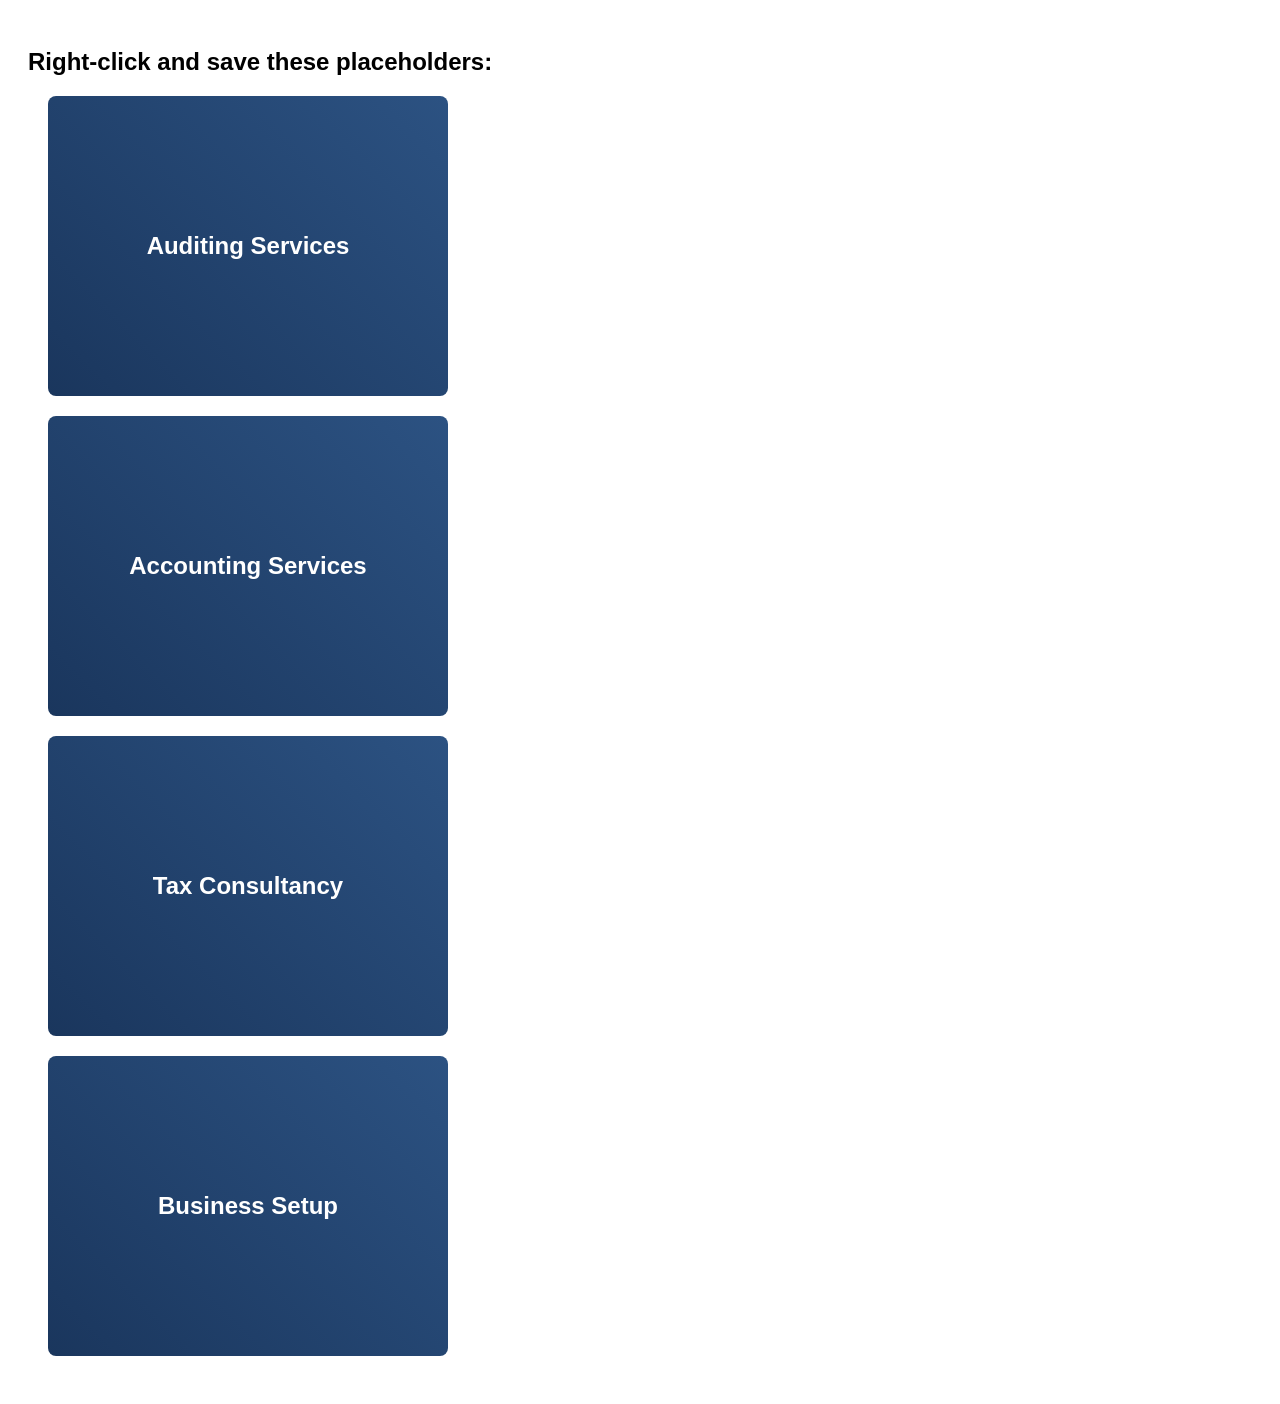
<file: images/placeholder.html>
<!DOCTYPE html>
<html>
<head>
    <title>Image Placeholder Generator</title>
    <style>
        body { font-family: Arial, sans-serif; padding: 20px; }
        .placeholder { 
            width: 400px; 
            height: 300px; 
            background: linear-gradient(45deg, #1a365d, #2c5282);
            color: white; 
            display: flex; 
            align-items: center; 
            justify-content: center; 
            font-size: 24px;
            font-weight: bold;
            margin: 20px;
            border-radius: 8px;
        }
    </style>
</head>
<body>
    <h2>Right-click and save these placeholders:</h2>
    
    <div class="placeholder">Auditing Services</div>
    <div class="placeholder">Accounting Services</div>
    <div class="placeholder">Tax Consultancy</div>
    <div class="placeholder">Business Setup</div>
    
    <!-- Add more placeholders as needed -->
</body>
</html>
</file>
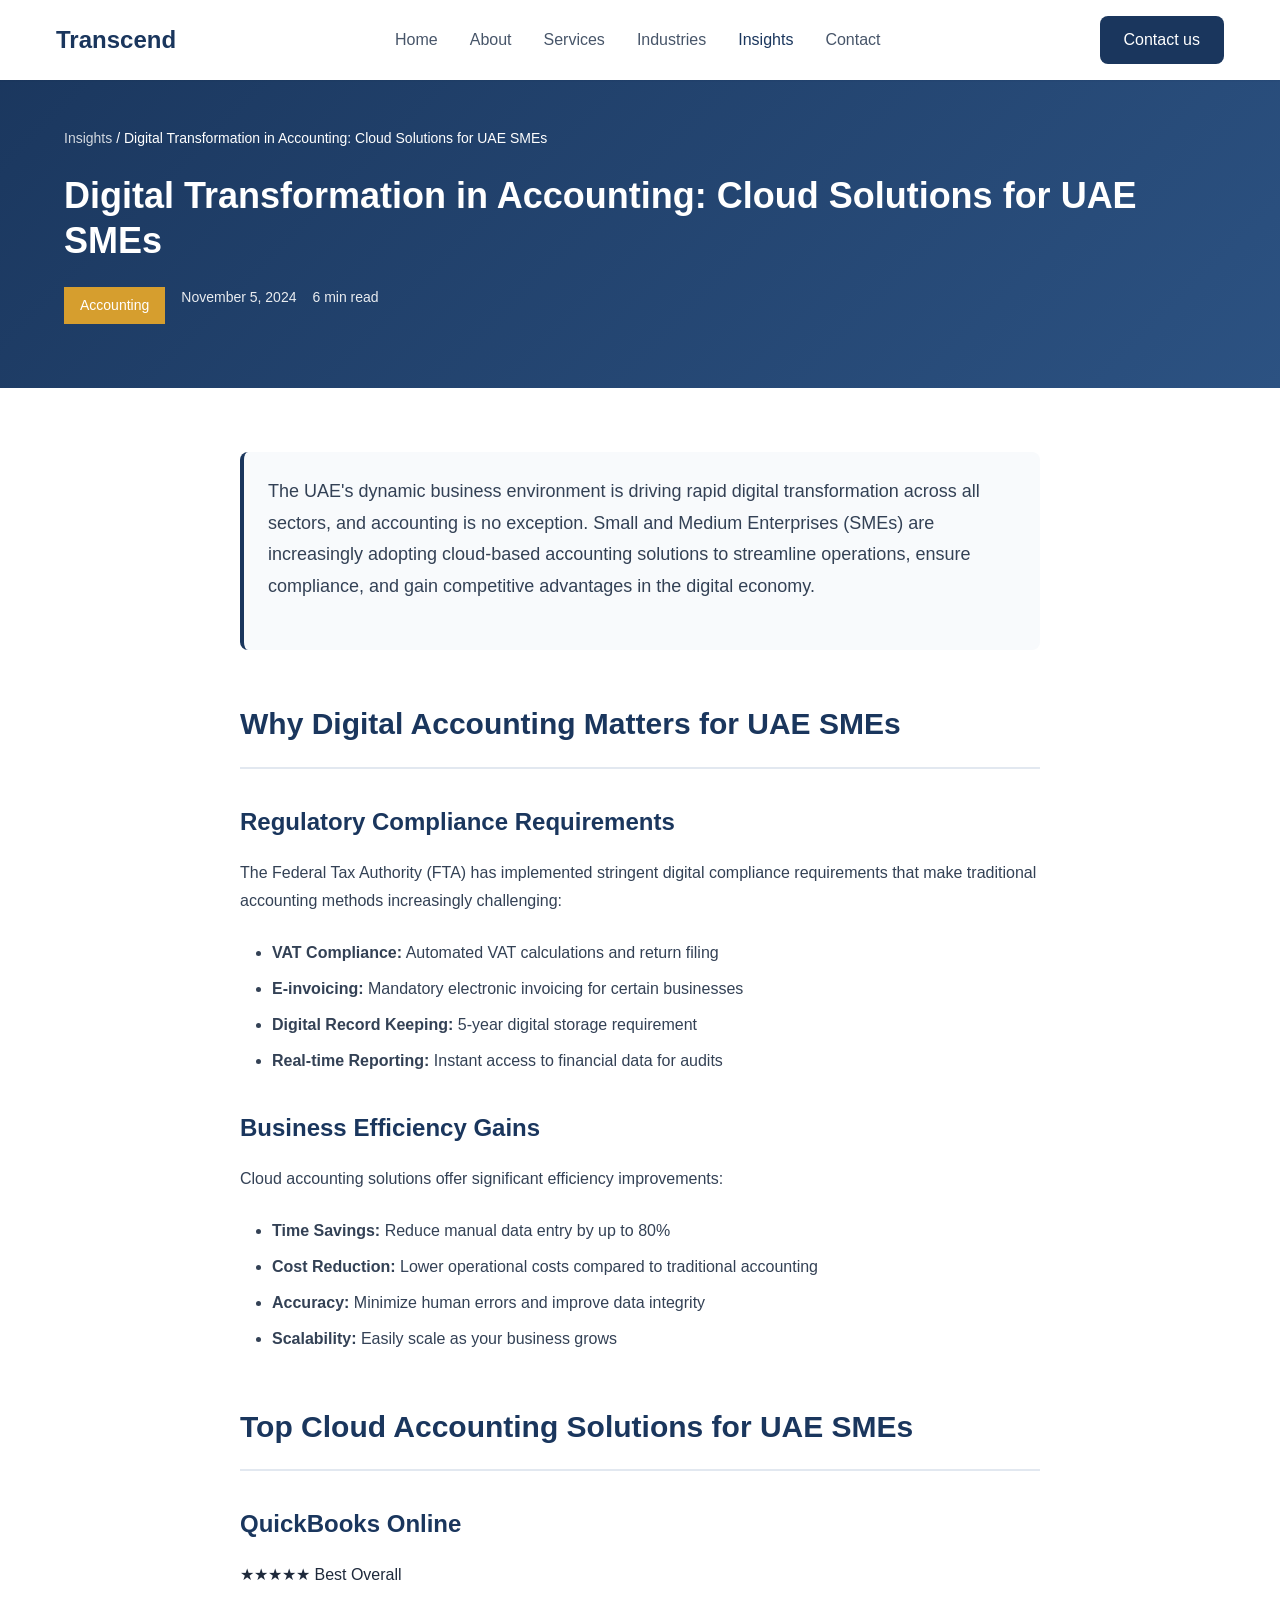
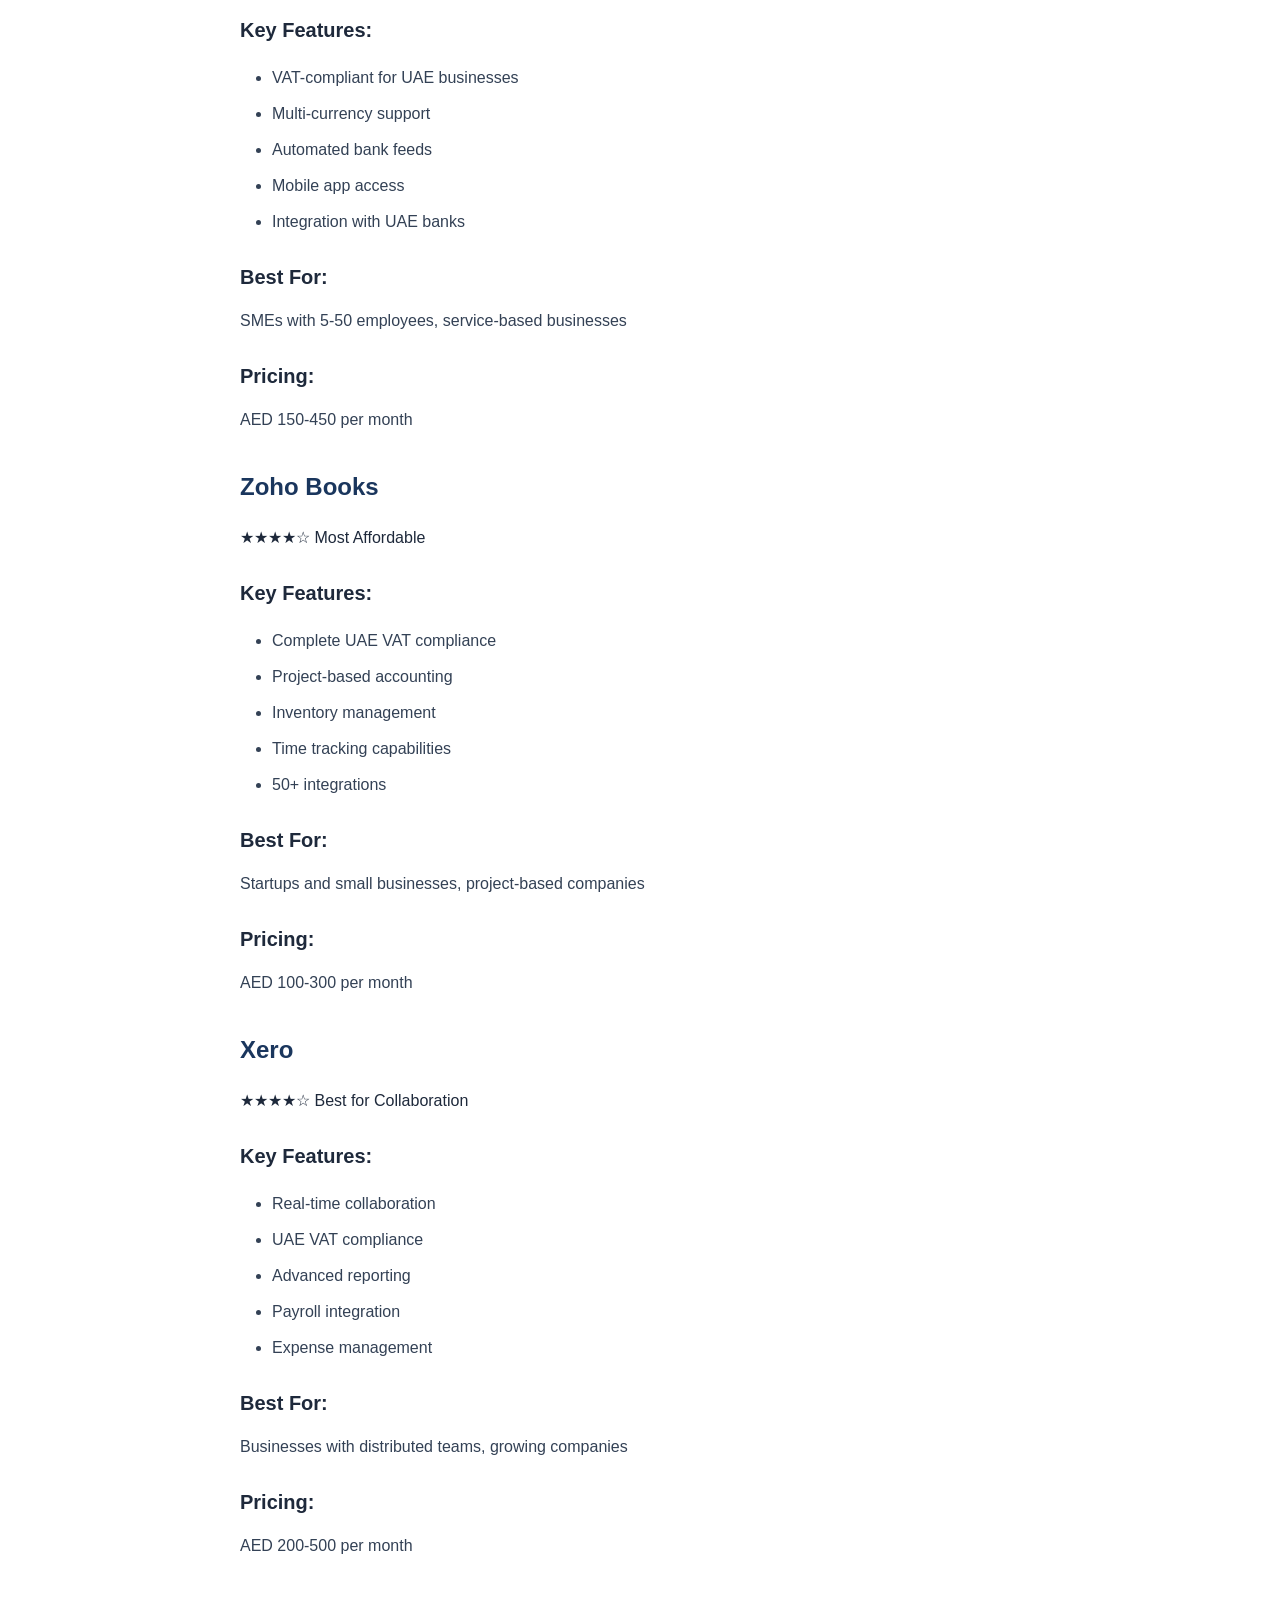
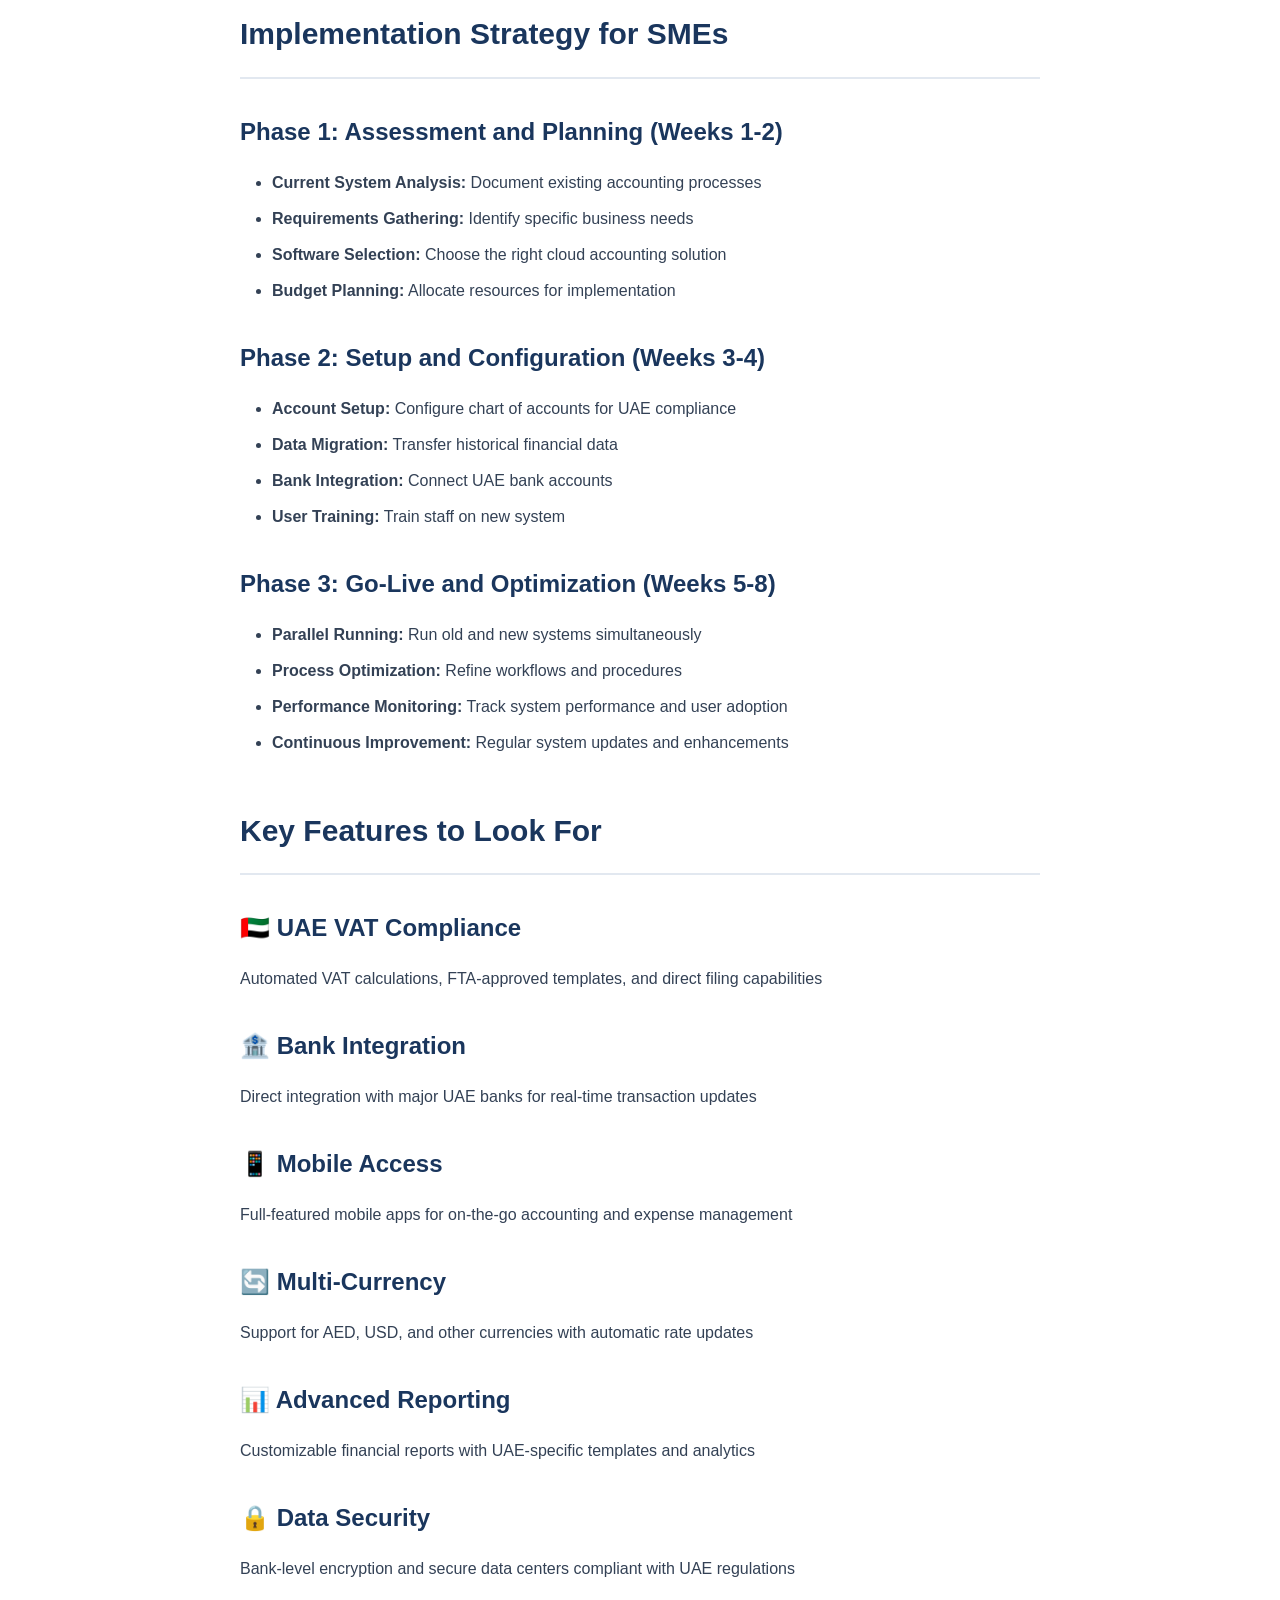
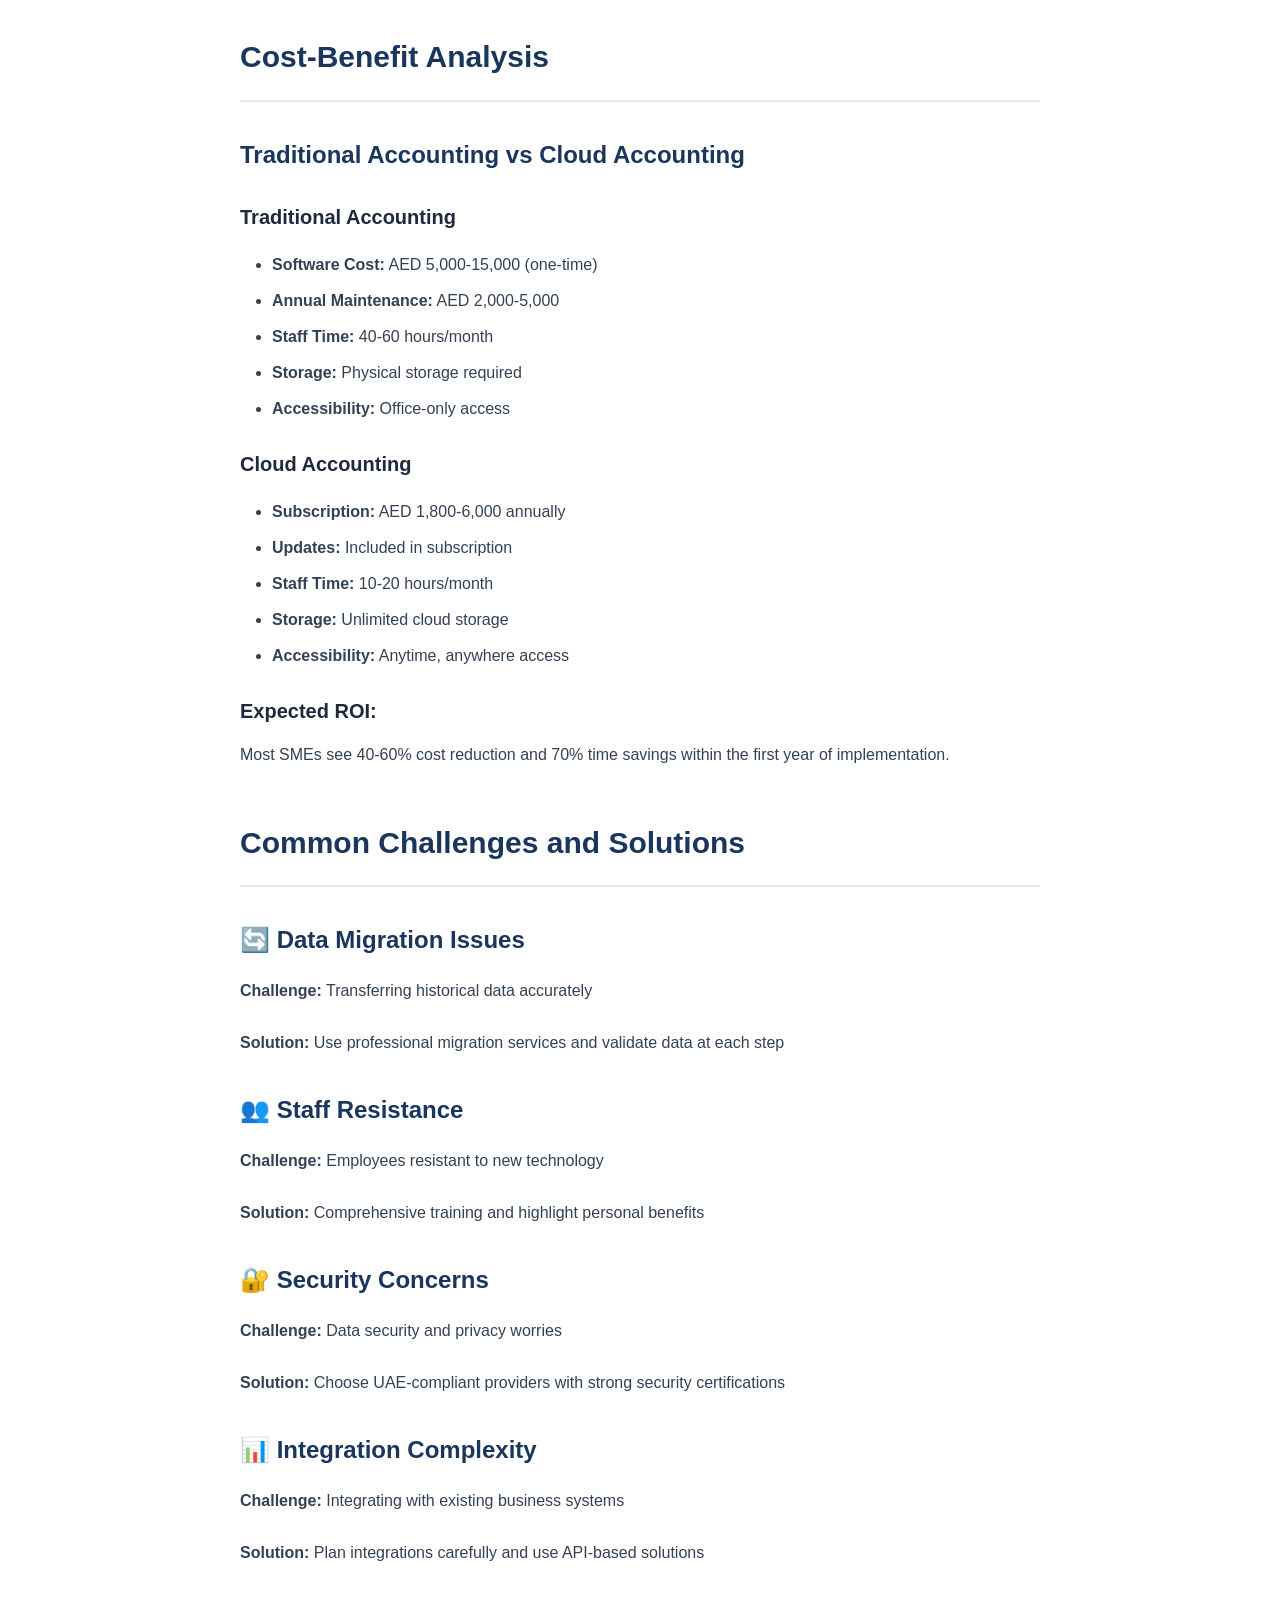
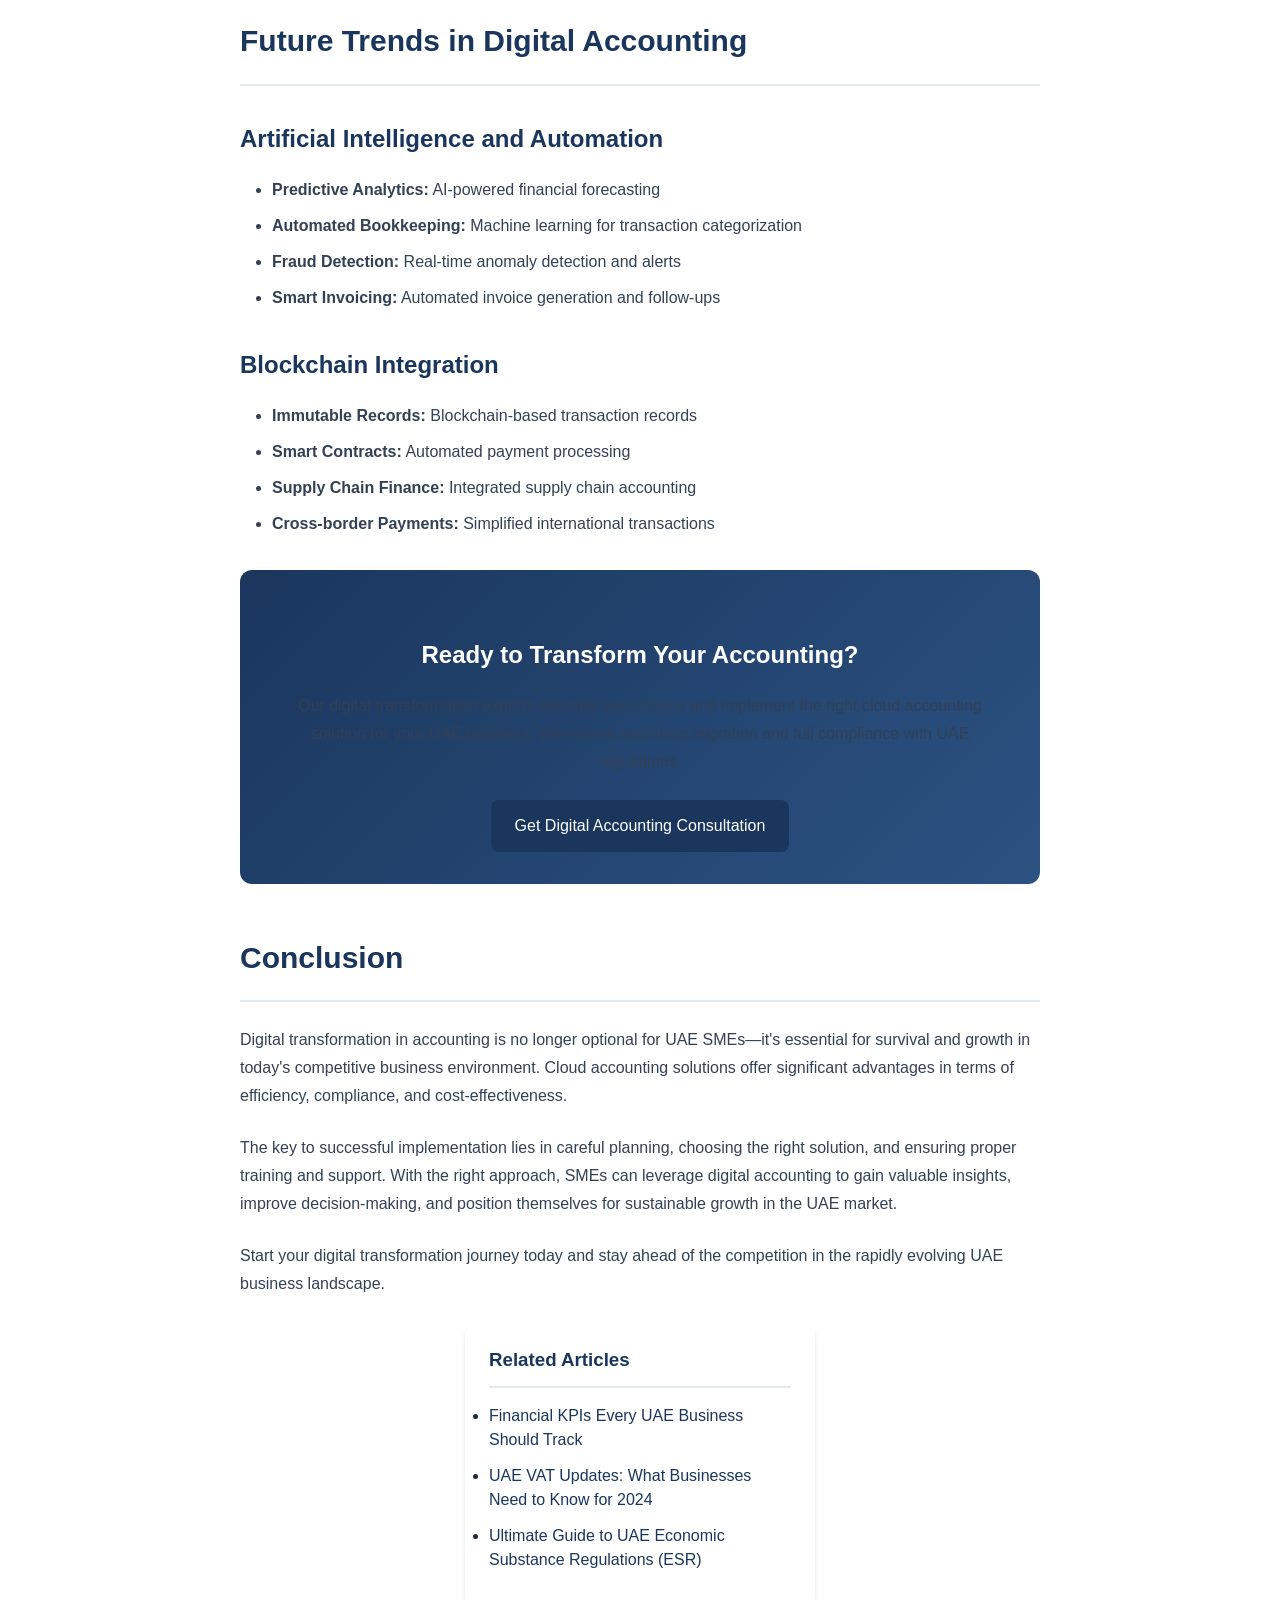
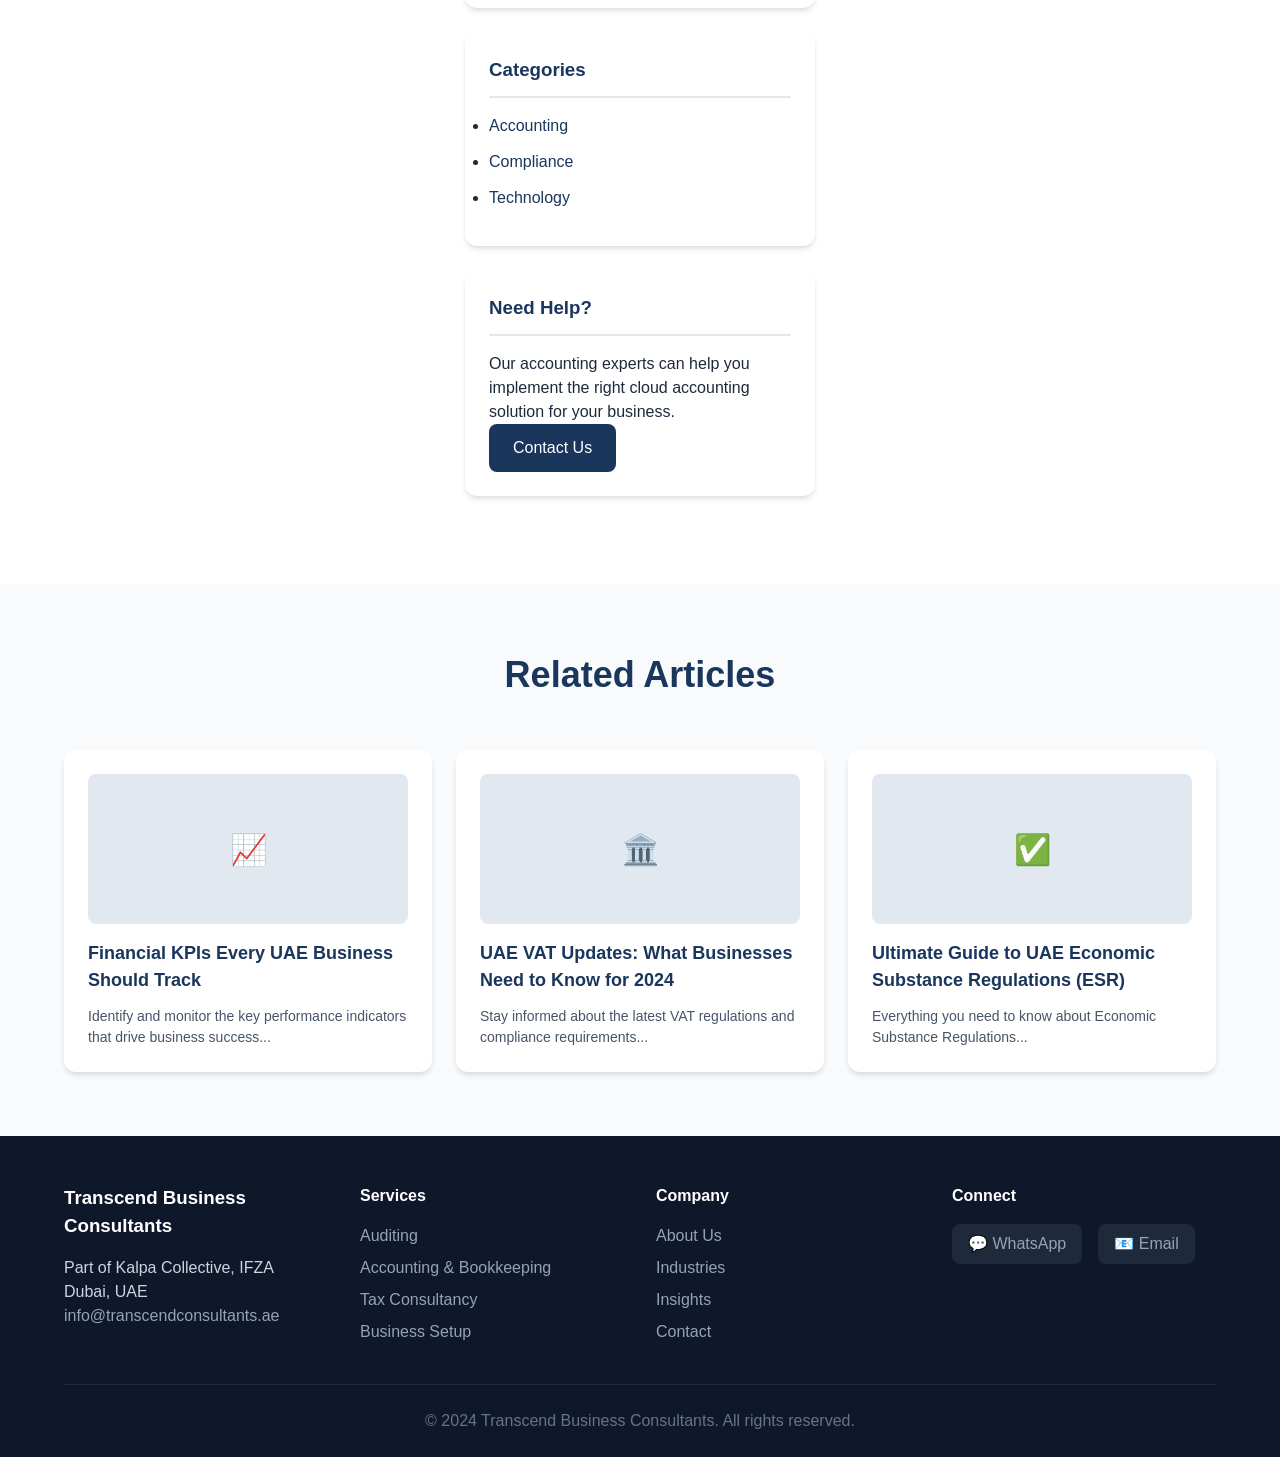
<file: insights/digital-transformation-accounting.html>
<!DOCTYPE html>
<html lang="en">
<head>
    <meta charset="UTF-8">
    <meta name="viewport" content="width=device-width, initial-scale=1.0">
    <title>Digital Transformation in Accounting: Cloud Solutions for UAE SMEs | Transcend Business Consultants</title>
    <meta name="description" content="Discover how cloud-based accounting solutions are revolutionizing financial management for small and medium enterprises in the UAE market.">
    <meta name="keywords" content="cloud accounting UAE, digital transformation SMEs, accounting software UAE, QuickBooks, Xero, Zoho Books">
    <link rel="stylesheet" href="../styles.css">
    <link rel="icon" type="image/x-icon" href="../favicon.ico">
</head>
<body>
    <header class="header">
        <nav class="nav">
            <div class="nav-container">
                <div class="nav-logo">
                    <a href="../index.html">Transcend</a>
                </div>
                <ul class="nav-menu">
                    <li><a href="../index.html" class="nav-link">Home</a></li>
                    <li><a href="../about.html" class="nav-link">About</a></li>
                    <li><a href="../services.html" class="nav-link">Services</a></li>
                    <li><a href="../industries.html" class="nav-link">Industries</a></li>
                    <li><a href="../insights.html" class="nav-link active">Insights</a></li>
                    <li><a href="../contact.html" class="nav-link">Contact</a></li>
                </ul>
                <div class="nav-cta">
                    <a href="../contact.html" class="btn btn-primary">Contact us</a>
                </div>
                <div class="nav-toggle">
                    <span></span>
                    <span></span>
                    <span></span>
                </div>
            </div>
        </nav>
    </header>

    <main>
        <section class="blog-hero">
            <div class="container">
                <div class="blog-breadcrumb">
                    <a href="../insights.html">Insights</a> / <span class="current">Digital Transformation in Accounting: Cloud Solutions for UAE SMEs</span>
                </div>
                <h1 class="blog-title">Digital Transformation in Accounting: Cloud Solutions for UAE SMEs</h1>
                <div class="blog-meta">
                    <span class="blog-category">Accounting</span>
                    <span class="blog-date">November 5, 2024</span>
                    <span class="blog-read-time">6 min read</span>
                </div>
            </div>
        </section>

        <section class="blog-content">
            <div class="container">
                <div class="blog-article">
                    <div class="article-intro">
                        <p>The UAE's dynamic business environment is driving rapid digital transformation across all sectors, and accounting is no exception. Small and Medium Enterprises (SMEs) are increasingly adopting cloud-based accounting solutions to streamline operations, ensure compliance, and gain competitive advantages in the digital economy.</p>
                    </div>

                    <h2>Why Digital Accounting Matters for UAE SMEs</h2>
                    
                    <h3>Regulatory Compliance Requirements</h3>
                    <p>The Federal Tax Authority (FTA) has implemented stringent digital compliance requirements that make traditional accounting methods increasingly challenging:</p>
                    <ul>
                        <li><strong>VAT Compliance:</strong> Automated VAT calculations and return filing</li>
                        <li><strong>E-invoicing:</strong> Mandatory electronic invoicing for certain businesses</li>
                        <li><strong>Digital Record Keeping:</strong> 5-year digital storage requirement</li>
                        <li><strong>Real-time Reporting:</strong> Instant access to financial data for audits</li>
                    </ul>

                    <h3>Business Efficiency Gains</h3>
                    <p>Cloud accounting solutions offer significant efficiency improvements:</p>
                    <ul>
                        <li><strong>Time Savings:</strong> Reduce manual data entry by up to 80%</li>
                        <li><strong>Cost Reduction:</strong> Lower operational costs compared to traditional accounting</li>
                        <li><strong>Accuracy:</strong> Minimize human errors and improve data integrity</li>
                        <li><strong>Scalability:</strong> Easily scale as your business grows</li>
                    </ul>

                    <h2>Top Cloud Accounting Solutions for UAE SMEs</h2>
                    
                    <div class="software-comparison">
                        <div class="software-card">
                            <h3>QuickBooks Online</h3>
                            <div class="software-rating">
                                <span class="stars">★★★★★</span>
                                <span class="rating-text">Best Overall</span>
                            </div>
                            <h4>Key Features:</h4>
                            <ul>
                                <li>VAT-compliant for UAE businesses</li>
                                <li>Multi-currency support</li>
                                <li>Automated bank feeds</li>
                                <li>Mobile app access</li>
                                <li>Integration with UAE banks</li>
                            </ul>
                            <h4>Best For:</h4>
                            <p>SMEs with 5-50 employees, service-based businesses</p>
                            <h4>Pricing:</h4>
                            <p>AED 150-450 per month</p>
                        </div>

                        <div class="software-card">
                            <h3>Zoho Books</h3>
                            <div class="software-rating">
                                <span class="stars">★★★★☆</span>
                                <span class="rating-text">Most Affordable</span>
                            </div>
                            <h4>Key Features:</h4>
                            <ul>
                                <li>Complete UAE VAT compliance</li>
                                <li>Project-based accounting</li>
                                <li>Inventory management</li>
                                <li>Time tracking capabilities</li>
                                <li>50+ integrations</li>
                            </ul>
                            <h4>Best For:</h4>
                            <p>Startups and small businesses, project-based companies</p>
                            <h4>Pricing:</h4>
                            <p>AED 100-300 per month</p>
                        </div>

                        <div class="software-card">
                            <h3>Xero</h3>
                            <div class="software-rating">
                                <span class="stars">★★★★☆</span>
                                <span class="rating-text">Best for Collaboration</span>
                            </div>
                            <h4>Key Features:</h4>
                            <ul>
                                <li>Real-time collaboration</li>
                                <li>UAE VAT compliance</li>
                                <li>Advanced reporting</li>
                                <li>Payroll integration</li>
                                <li>Expense management</li>
                            </ul>
                            <h4>Best For:</h4>
                            <p>Businesses with distributed teams, growing companies</p>
                            <h4>Pricing:</h4>
                            <p>AED 200-500 per month</p>
                        </div>
                    </div>

                    <h2>Implementation Strategy for SMEs</h2>
                    
                    <h3>Phase 1: Assessment and Planning (Weeks 1-2)</h3>
                    <ul>
                        <li><strong>Current System Analysis:</strong> Document existing accounting processes</li>
                        <li><strong>Requirements Gathering:</strong> Identify specific business needs</li>
                        <li><strong>Software Selection:</strong> Choose the right cloud accounting solution</li>
                        <li><strong>Budget Planning:</strong> Allocate resources for implementation</li>
                    </ul>

                    <h3>Phase 2: Setup and Configuration (Weeks 3-4)</h3>
                    <ul>
                        <li><strong>Account Setup:</strong> Configure chart of accounts for UAE compliance</li>
                        <li><strong>Data Migration:</strong> Transfer historical financial data</li>
                        <li><strong>Bank Integration:</strong> Connect UAE bank accounts</li>
                        <li><strong>User Training:</strong> Train staff on new system</li>
                    </ul>

                    <h3>Phase 3: Go-Live and Optimization (Weeks 5-8)</h3>
                    <ul>
                        <li><strong>Parallel Running:</strong> Run old and new systems simultaneously</li>
                        <li><strong>Process Optimization:</strong> Refine workflows and procedures</li>
                        <li><strong>Performance Monitoring:</strong> Track system performance and user adoption</li>
                        <li><strong>Continuous Improvement:</strong> Regular system updates and enhancements</li>
                    </ul>

                    <h2>Key Features to Look For</h2>
                    
                    <div class="feature-grid">
                        <div class="feature-item">
                            <h3>🇦🇪 UAE VAT Compliance</h3>
                            <p>Automated VAT calculations, FTA-approved templates, and direct filing capabilities</p>
                        </div>
                        <div class="feature-item">
                            <h3>🏦 Bank Integration</h3>
                            <p>Direct integration with major UAE banks for real-time transaction updates</p>
                        </div>
                        <div class="feature-item">
                            <h3>📱 Mobile Access</h3>
                            <p>Full-featured mobile apps for on-the-go accounting and expense management</p>
                        </div>
                        <div class="feature-item">
                            <h3>🔄 Multi-Currency</h3>
                            <p>Support for AED, USD, and other currencies with automatic rate updates</p>
                        </div>
                        <div class="feature-item">
                            <h3>📊 Advanced Reporting</h3>
                            <p>Customizable financial reports with UAE-specific templates and analytics</p>
                        </div>
                        <div class="feature-item">
                            <h3>🔒 Data Security</h3>
                            <p>Bank-level encryption and secure data centers compliant with UAE regulations</p>
                        </div>
                    </div>

                    <h2>Cost-Benefit Analysis</h2>
                    
                    <div class="cost-benefit">
                        <h3>Traditional Accounting vs Cloud Accounting</h3>
                        <div class="comparison-chart">
                            <div class="chart-item">
                                <h4>Traditional Accounting</h4>
                                <ul>
                                    <li><strong>Software Cost:</strong> AED 5,000-15,000 (one-time)</li>
                                    <li><strong>Annual Maintenance:</strong> AED 2,000-5,000</li>
                                    <li><strong>Staff Time:</strong> 40-60 hours/month</li>
                                    <li><strong>Storage:</strong> Physical storage required</li>
                                    <li><strong>Accessibility:</strong> Office-only access</li>
                                </ul>
                            </div>
                            <div class="chart-item">
                                <h4>Cloud Accounting</h4>
                                <ul>
                                    <li><strong>Subscription:</strong> AED 1,800-6,000 annually</li>
                                    <li><strong>Updates:</strong> Included in subscription</li>
                                    <li><strong>Staff Time:</strong> 10-20 hours/month</li>
                                    <li><strong>Storage:</strong> Unlimited cloud storage</li>
                                    <li><strong>Accessibility:</strong> Anytime, anywhere access</li>
                                </ul>
                            </div>
                        </div>
                        <div class="roi-summary">
                            <h4>Expected ROI:</h4>
                            <p>Most SMEs see 40-60% cost reduction and 70% time savings within the first year of implementation.</p>
                        </div>
                    </div>

                    <h2>Common Challenges and Solutions</h2>
                    
                    <div class="challenges-grid">
                        <div class="challenge-item">
                            <h3>🔄 Data Migration Issues</h3>
                            <p><strong>Challenge:</strong> Transferring historical data accurately</p>
                            <p><strong>Solution:</strong> Use professional migration services and validate data at each step</p>
                        </div>
                        <div class="challenge-item">
                            <h3>👥 Staff Resistance</h3>
                            <p><strong>Challenge:</strong> Employees resistant to new technology</p>
                            <p><strong>Solution:</strong> Comprehensive training and highlight personal benefits</p>
                        </div>
                        <div class="challenge-item">
                            <h3>🔐 Security Concerns</h3>
                            <p><strong>Challenge:</strong> Data security and privacy worries</p>
                            <p><strong>Solution:</strong> Choose UAE-compliant providers with strong security certifications</p>
                        </div>
                        <div class="challenge-item">
                            <h3>📊 Integration Complexity</h3>
                            <p><strong>Challenge:</strong> Integrating with existing business systems</p>
                            <p><strong>Solution:</strong> Plan integrations carefully and use API-based solutions</p>
                        </div>
                    </div>

                    <h2>Future Trends in Digital Accounting</h2>
                    
                    <h3>Artificial Intelligence and Automation</h3>
                    <ul>
                        <li><strong>Predictive Analytics:</strong> AI-powered financial forecasting</li>
                        <li><strong>Automated Bookkeeping:</strong> Machine learning for transaction categorization</li>
                        <li><strong>Fraud Detection:</strong> Real-time anomaly detection and alerts</li>
                        <li><strong>Smart Invoicing:</strong> Automated invoice generation and follow-ups</li>
                    </ul>

                    <h3>Blockchain Integration</h3>
                    <ul>
                        <li><strong>Immutable Records:</strong> Blockchain-based transaction records</li>
                        <li><strong>Smart Contracts:</strong> Automated payment processing</li>
                        <li><strong>Supply Chain Finance:</strong> Integrated supply chain accounting</li>
                        <li><strong>Cross-border Payments:</strong> Simplified international transactions</li>
                    </ul>

                    <div class="callout-box">
                        <h3>Ready to Transform Your Accounting?</h3>
                        <p>Our digital transformation experts can help you choose and implement the right cloud accounting solution for your UAE business. We ensure seamless migration and full compliance with UAE regulations.</p>
                        <a href="../contact.html" class="btn btn-primary">Get Digital Accounting Consultation</a>
                    </div>

                    <h2>Conclusion</h2>
                    <p>Digital transformation in accounting is no longer optional for UAE SMEs—it's essential for survival and growth in today's competitive business environment. Cloud accounting solutions offer significant advantages in terms of efficiency, compliance, and cost-effectiveness.</p>
                    
                    <p>The key to successful implementation lies in careful planning, choosing the right solution, and ensuring proper training and support. With the right approach, SMEs can leverage digital accounting to gain valuable insights, improve decision-making, and position themselves for sustainable growth in the UAE market.</p>
                    
                    <p>Start your digital transformation journey today and stay ahead of the competition in the rapidly evolving UAE business landscape.</p>
                </div>

                <div class="blog-sidebar">
                    <div class="sidebar-section">
                        <h3>Related Articles</h3>
                        <ul class="related-posts">
                            <li><a href="financial-kpis-uae-business.html">Financial KPIs Every UAE Business Should Track</a></li>
                            <li><a href="uae-vat-updates-2024.html">UAE VAT Updates: What Businesses Need to Know for 2024</a></li>
                            <li><a href="esr-compliance-guide.html">Ultimate Guide to UAE Economic Substance Regulations (ESR)</a></li>
                        </ul>
                    </div>

                    <div class="sidebar-section">
                        <h3>Categories</h3>
                        <ul class="categories">
                            <li><a href="../insights.html?category=accounting">Accounting</a></li>
                            <li><a href="../insights.html?category=compliance">Compliance</a></li>
                            <li><a href="../insights.html?category=technology">Technology</a></li>
                        </ul>
                    </div>

                    <div class="sidebar-section">
                        <h3>Need Help?</h3>
                        <p>Our accounting experts can help you implement the right cloud accounting solution for your business.</p>
                        <a href="../contact.html" class="btn btn-primary btn-small">Contact Us</a>
                    </div>
                </div>
            </div>
        </section>

        <section class="related-articles">
            <div class="container">
                <h2 class="section-title">Related Articles</h2>
                <div class="related-grid">
                    <article class="related-card">
                        <div class="related-image">
                            <div class="image-placeholder">📈</div>
                        </div>
                        <h3><a href="financial-kpis-uae-business.html">Financial KPIs Every UAE Business Should Track</a></h3>
                        <p>Identify and monitor the key performance indicators that drive business success...</p>
                    </article>
                    <article class="related-card">
                        <div class="related-image">
                            <div class="image-placeholder">🏛️</div>
                        </div>
                        <h3><a href="uae-vat-updates-2024.html">UAE VAT Updates: What Businesses Need to Know for 2024</a></h3>
                        <p>Stay informed about the latest VAT regulations and compliance requirements...</p>
                    </article>
                    <article class="related-card">
                        <div class="related-image">
                            <div class="image-placeholder">✅</div>
                        </div>
                        <h3><a href="esr-compliance-guide.html">Ultimate Guide to UAE Economic Substance Regulations (ESR)</a></h3>
                        <p>Everything you need to know about Economic Substance Regulations...</p>
                    </article>
                </div>
            </div>
        </section>
    </main>

    <footer class="footer">
        <div class="container">
            <div class="footer-content">
                <div class="footer-section">
                    <h3>Transcend Business Consultants</h3>
                    <p>Part of Kalpa Collective, IFZA<br>Dubai, UAE</p>
                    <div class="footer-contact">
                        <a href="mailto:info@transcendconsultants.ae">info@transcendconsultants.ae</a>
                    </div>
                </div>
                <div class="footer-section">
                    <h4>Services</h4>
                    <ul>
                        <li><a href="../services.html#auditing">Auditing</a></li>
                        <li><a href="../services.html#accounting">Accounting & Bookkeeping</a></li>
                        <li><a href="../services.html#tax">Tax Consultancy</a></li>
                        <li><a href="../services.html#business-setup">Business Setup</a></li>
                    </ul>
                </div>
                <div class="footer-section">
                    <h4>Company</h4>
                    <ul>
                        <li><a href="../about.html">About Us</a></li>
                        <li><a href="../industries.html">Industries</a></li>
                        <li><a href="../insights.html">Insights</a></li>
                        <li><a href="../contact.html">Contact</a></li>
                    </ul>
                </div>
                <div class="footer-section">
                    <h4>Connect</h4>
                    <div class="social-links">
                        <a href="https://wa.me/971501209897" class="social-link" target="_blank">💬 WhatsApp</a>
                        <a href="mailto:info@transcendconsultants.ae" class="social-link">📧 Email</a>
                    </div>
                </div>
            </div>
            <div class="footer-bottom">
                <p>&copy; 2024 Transcend Business Consultants. All rights reserved.</p>
            </div>
        </div>
    </footer>

    <script src="../script.js"></script>
</body>
</html>
</file>
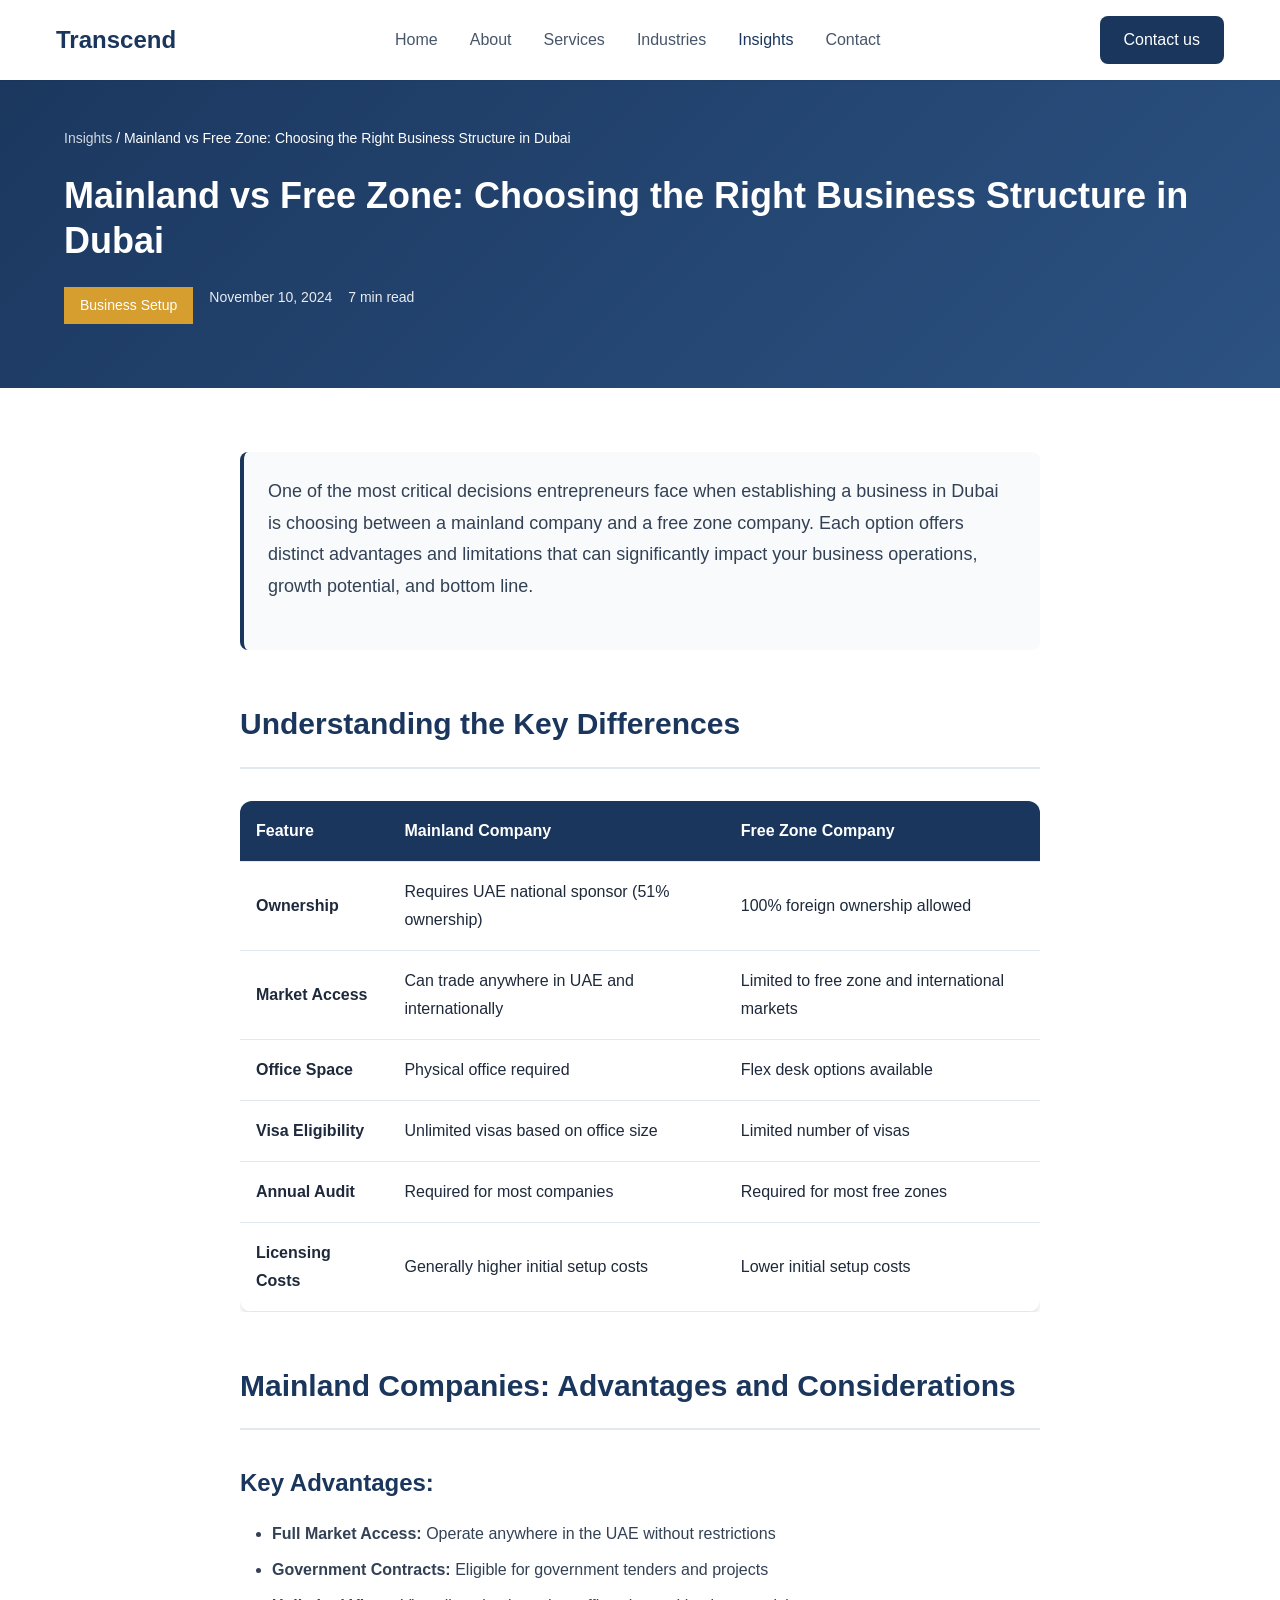
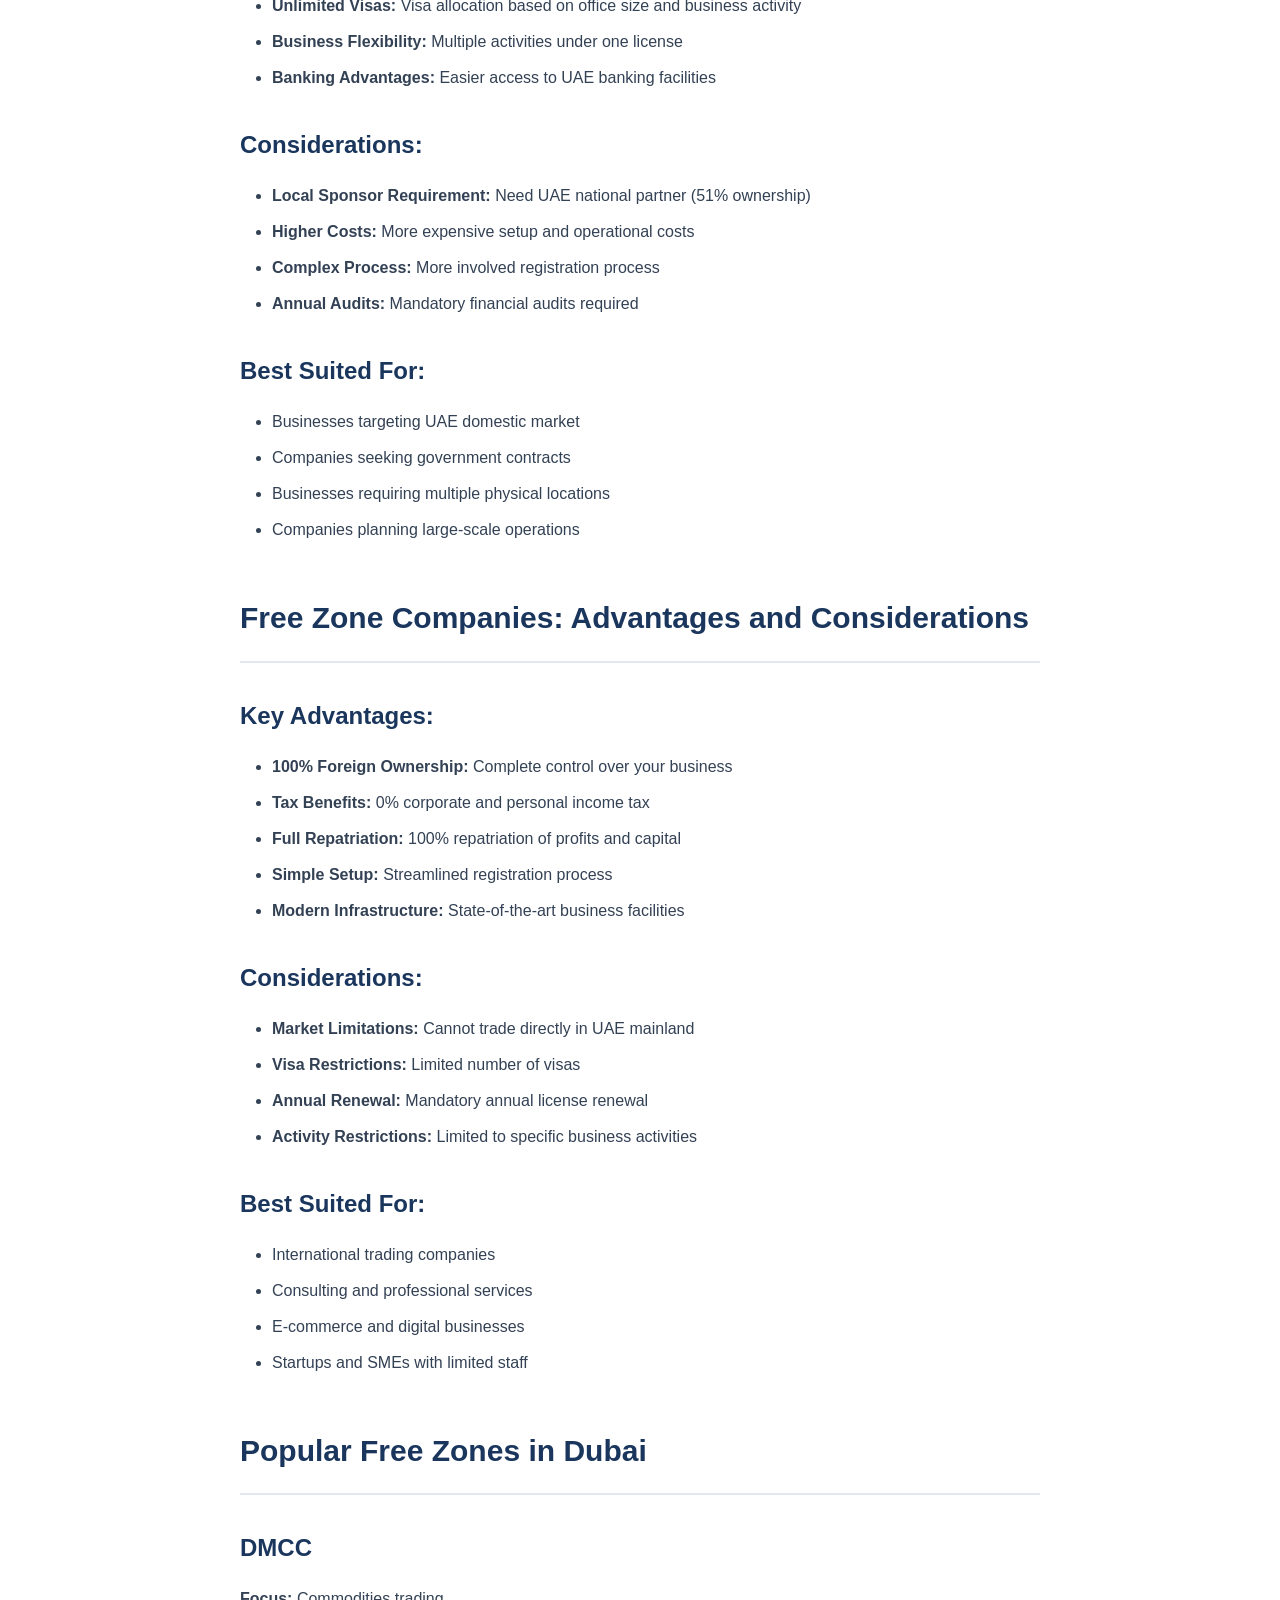
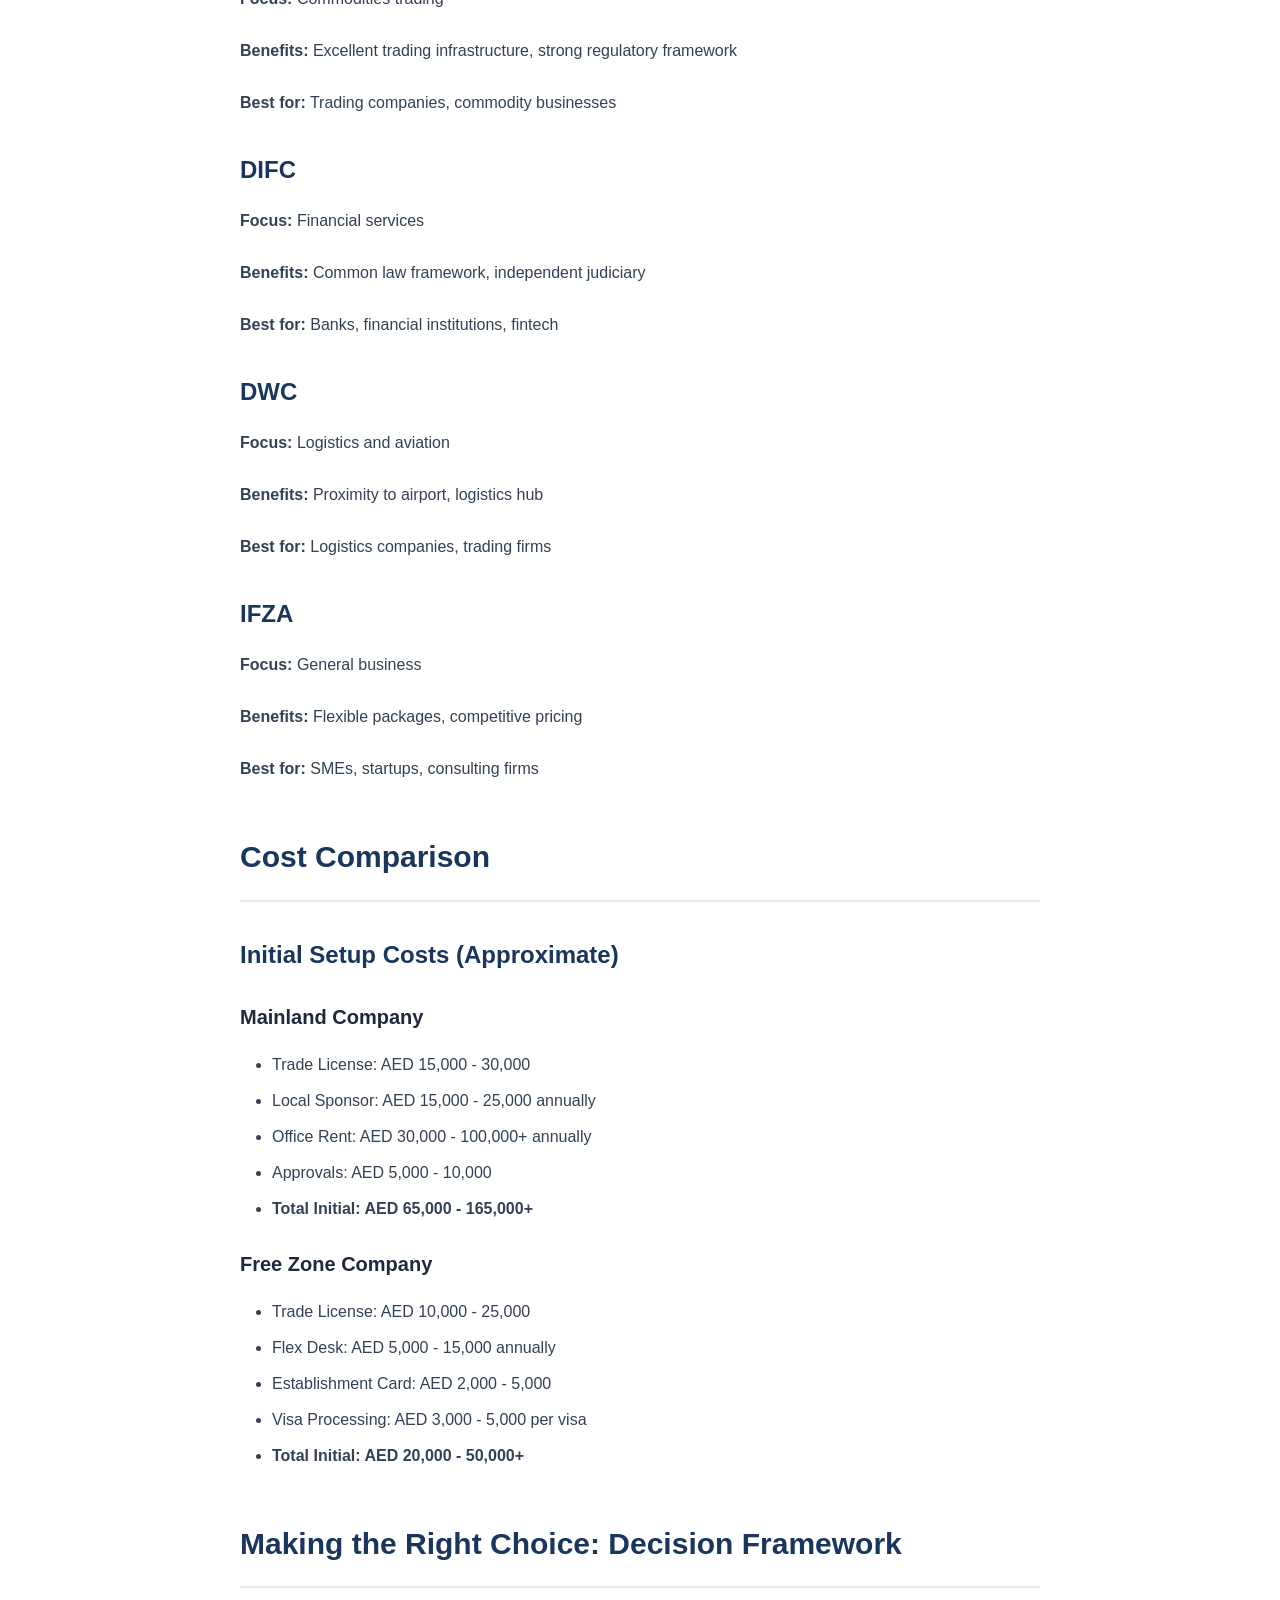
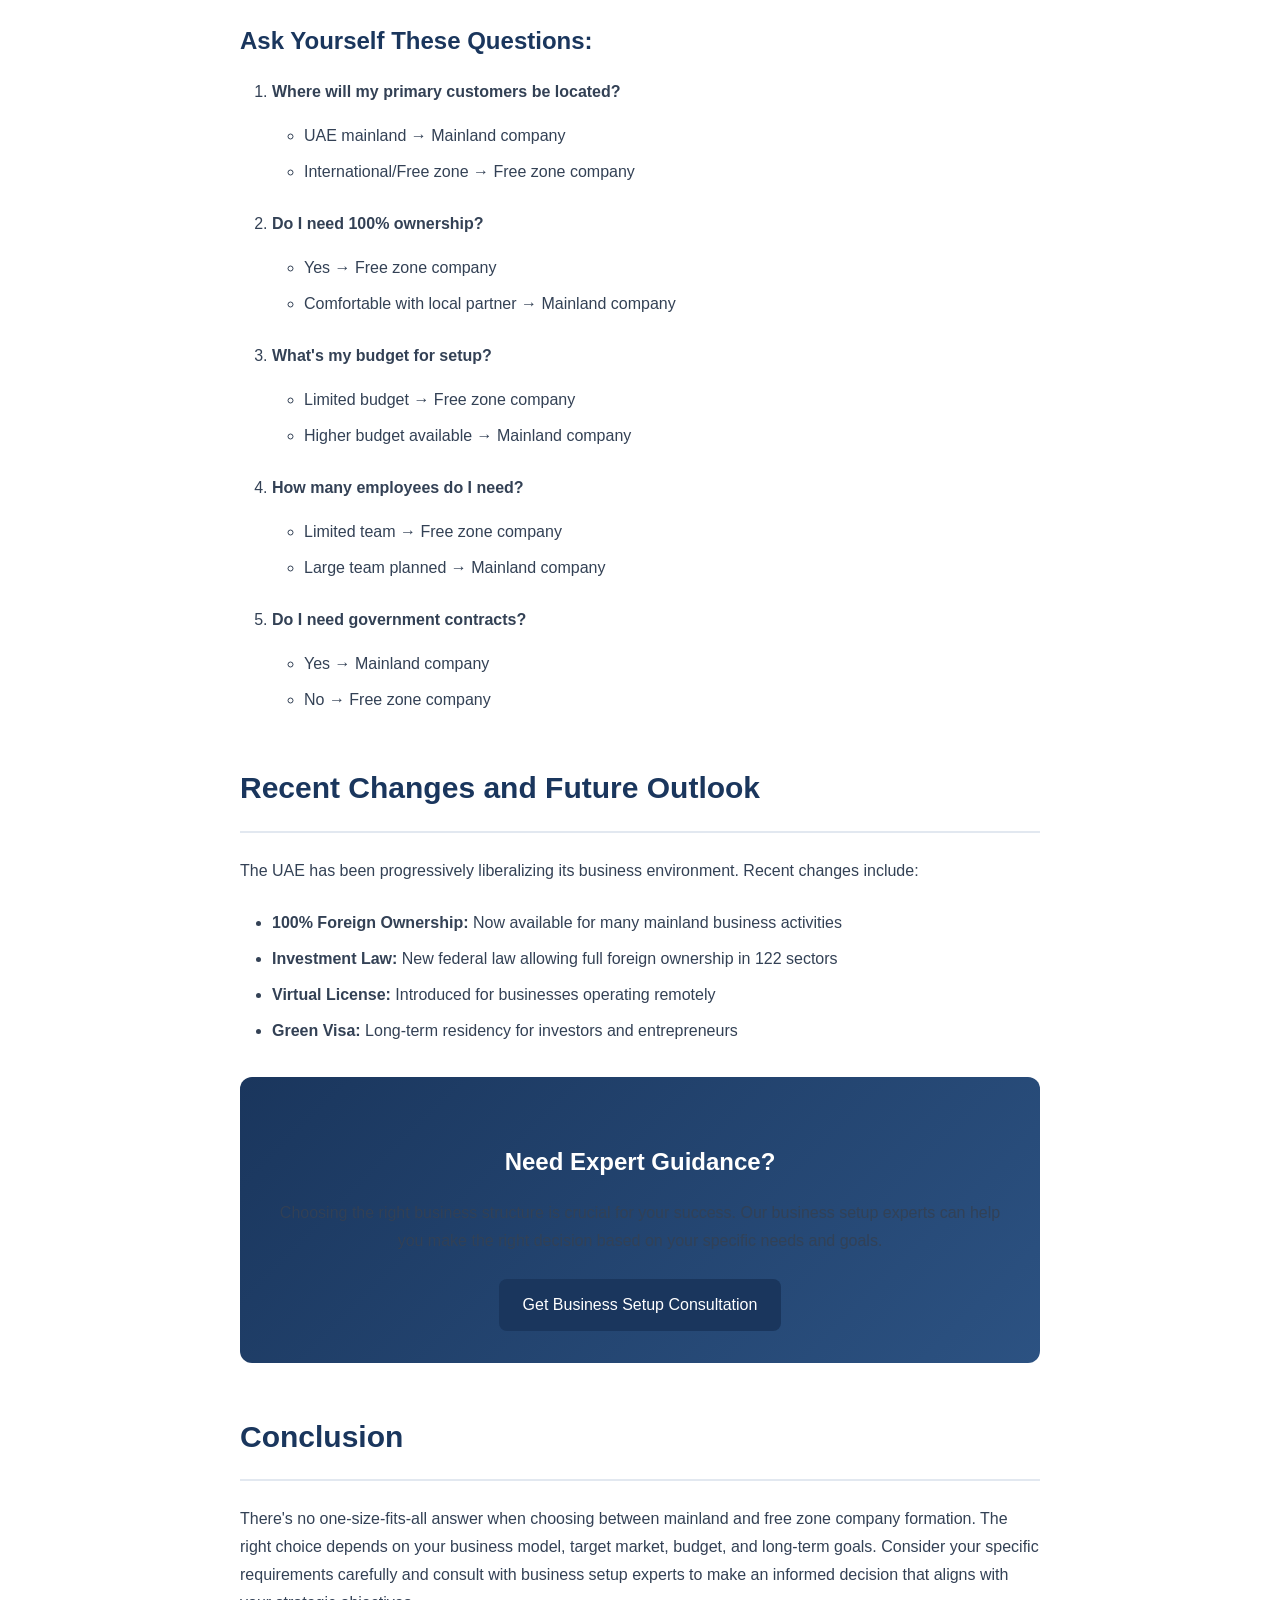
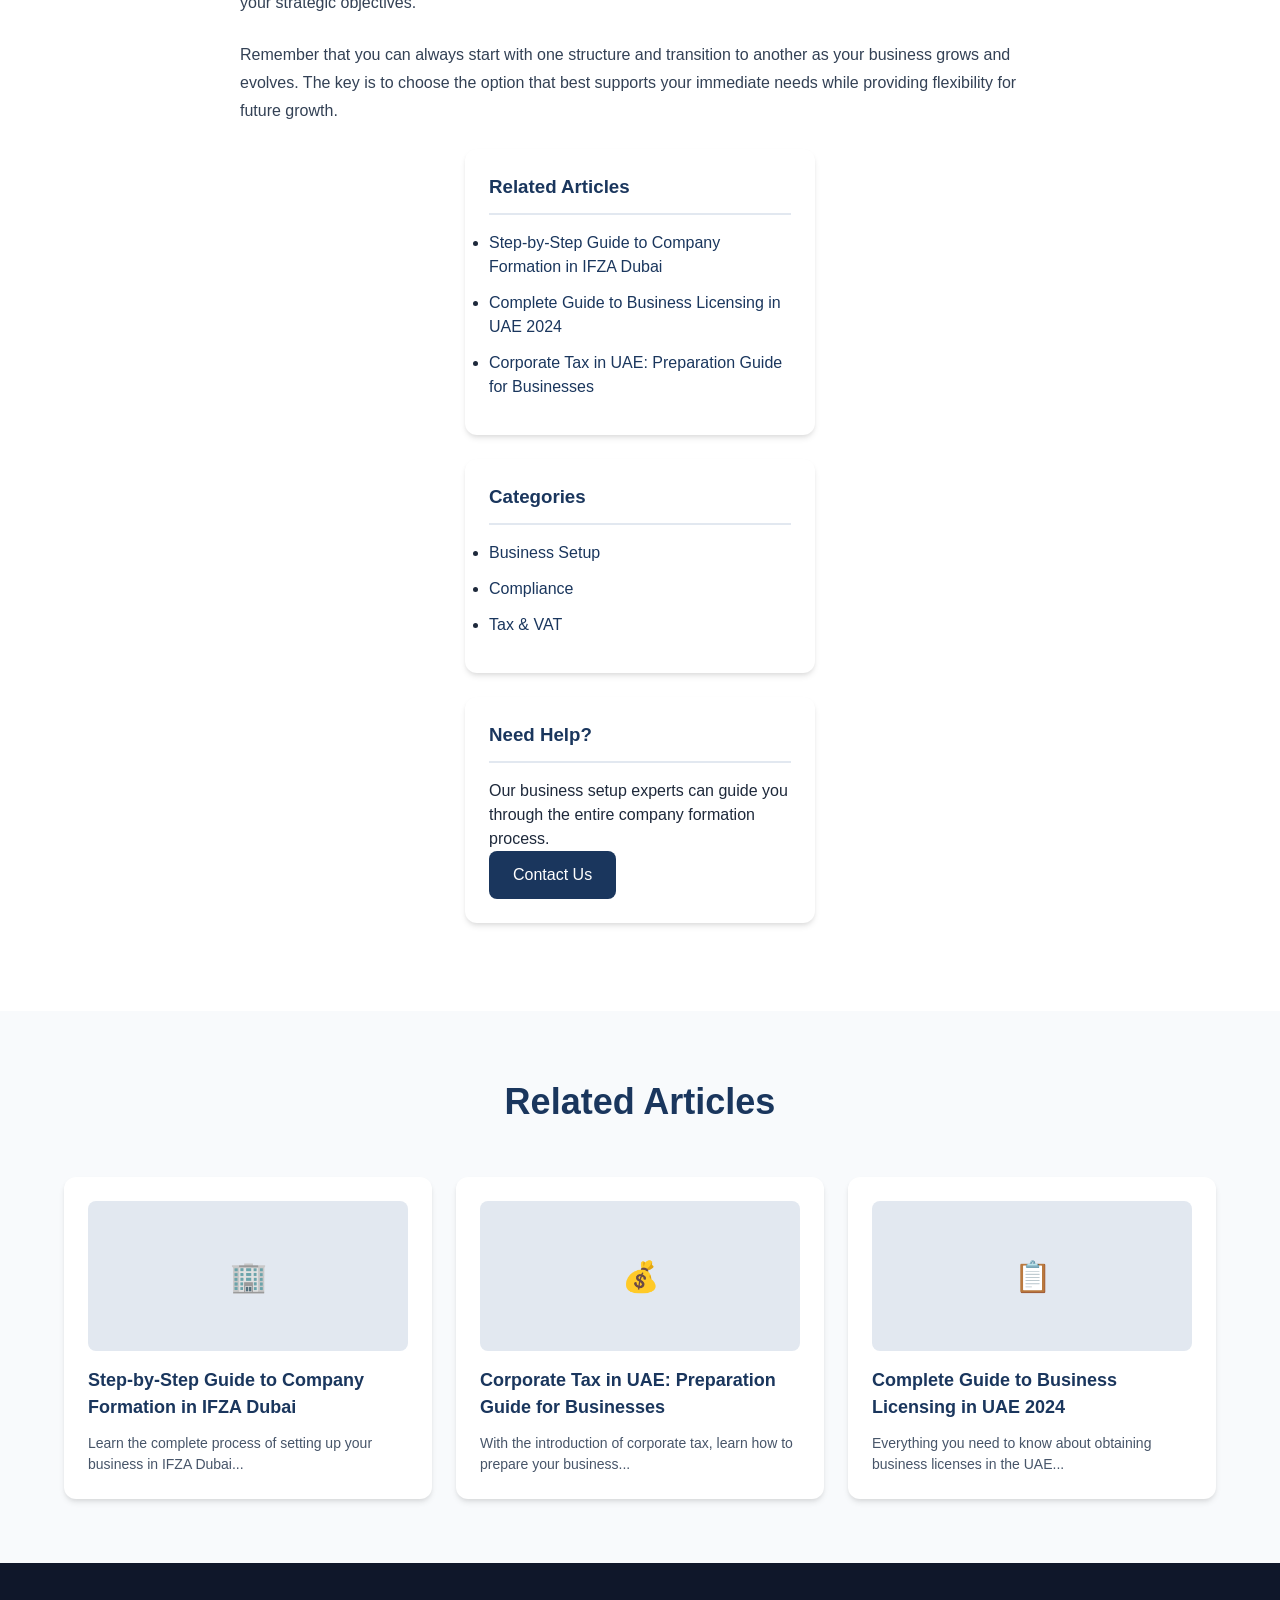
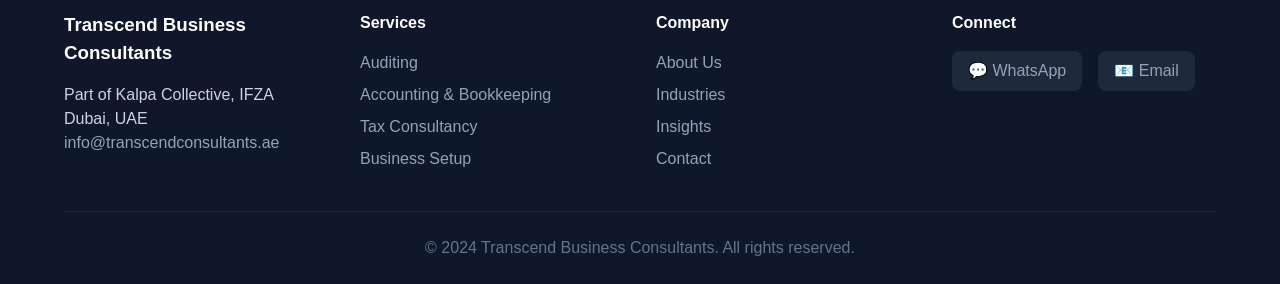
<file: insights/mainland-vs-freezone-dubai.html>
<!DOCTYPE html>
<html lang="en">
<head>
    <meta charset="UTF-8">
    <meta name="viewport" content="width=device-width, initial-scale=1.0">
    <title>Mainland vs Free Zone: Choosing the Right Business Structure in Dubai | Transcend Business Consultants</title>
    <meta name="description" content="A comprehensive guide to help entrepreneurs decide between mainland and free zone company formation in Dubai. Compare benefits, costs, and regulatory requirements.">
    <meta name="keywords" content="Dubai business setup, mainland vs free zone, company formation Dubai, UAE business license, free zone benefits">
    <link rel="stylesheet" href="../styles.css">
    <link rel="icon" type="image/x-icon" href="../favicon.ico">
</head>
<body>
    <header class="header">
        <nav class="nav">
            <div class="nav-container">
                <div class="nav-logo">
                    <a href="../index.html">Transcend</a>
                </div>
                <ul class="nav-menu">
                    <li><a href="../index.html" class="nav-link">Home</a></li>
                    <li><a href="../about.html" class="nav-link">About</a></li>
                    <li><a href="../services.html" class="nav-link">Services</a></li>
                    <li><a href="../industries.html" class="nav-link">Industries</a></li>
                    <li><a href="../insights.html" class="nav-link active">Insights</a></li>
                    <li><a href="../contact.html" class="nav-link">Contact</a></li>
                </ul>
                <div class="nav-cta">
                    <a href="../contact.html" class="btn btn-primary">Contact us</a>
                </div>
                <div class="nav-toggle">
                    <span></span>
                    <span></span>
                    <span></span>
                </div>
            </div>
        </nav>
    </header>

    <main>
        <section class="blog-hero">
            <div class="container">
                <div class="blog-breadcrumb">
                    <a href="../insights.html">Insights</a> / <span class="current">Mainland vs Free Zone: Choosing the Right Business Structure in Dubai</span>
                </div>
                <h1 class="blog-title">Mainland vs Free Zone: Choosing the Right Business Structure in Dubai</h1>
                <div class="blog-meta">
                    <span class="blog-category">Business Setup</span>
                    <span class="blog-date">November 10, 2024</span>
                    <span class="blog-read-time">7 min read</span>
                </div>
            </div>
        </section>

        <section class="blog-content">
            <div class="container">
                <div class="blog-article">
                    <div class="article-intro">
                        <p>One of the most critical decisions entrepreneurs face when establishing a business in Dubai is choosing between a mainland company and a free zone company. Each option offers distinct advantages and limitations that can significantly impact your business operations, growth potential, and bottom line.</p>
                    </div>

                    <h2>Understanding the Key Differences</h2>
                    
                    <div class="comparison-table">
                        <table>
                            <thead>
                                <tr>
                                    <th>Feature</th>
                                    <th>Mainland Company</th>
                                    <th>Free Zone Company</th>
                                </tr>
                            </thead>
                            <tbody>
                                <tr>
                                    <td><strong>Ownership</strong></td>
                                    <td>Requires UAE national sponsor (51% ownership)</td>
                                    <td>100% foreign ownership allowed</td>
                                </tr>
                                <tr>
                                    <td><strong>Market Access</strong></td>
                                    <td>Can trade anywhere in UAE and internationally</td>
                                    <td>Limited to free zone and international markets</td>
                                </tr>
                                <tr>
                                    <td><strong>Office Space</strong></td>
                                    <td>Physical office required</td>
                                    <td>Flex desk options available</td>
                                </tr>
                                <tr>
                                    <td><strong>Visa Eligibility</strong></td>
                                    <td>Unlimited visas based on office size</td>
                                    <td>Limited number of visas</td>
                                </tr>
                                <tr>
                                    <td><strong>Annual Audit</strong></td>
                                    <td>Required for most companies</td>
                                    <td>Required for most free zones</td>
                                </tr>
                                <tr>
                                    <td><strong>Licensing Costs</strong></td>
                                    <td>Generally higher initial setup costs</td>
                                    <td>Lower initial setup costs</td>
                                </tr>
                            </tbody>
                        </table>
                    </div>

                    <h2>Mainland Companies: Advantages and Considerations</h2>
                    
                    <h3>Key Advantages:</h3>
                    <ul>
                        <li><strong>Full Market Access:</strong> Operate anywhere in the UAE without restrictions</li>
                        <li><strong>Government Contracts:</strong> Eligible for government tenders and projects</li>
                        <li><strong>Unlimited Visas:</strong> Visa allocation based on office size and business activity</li>
                        <li><strong>Business Flexibility:</strong> Multiple activities under one license</li>
                        <li><strong>Banking Advantages:</strong> Easier access to UAE banking facilities</li>
                    </ul>

                    <h3>Considerations:</h3>
                    <ul>
                        <li><strong>Local Sponsor Requirement:</strong> Need UAE national partner (51% ownership)</li>
                        <li><strong>Higher Costs:</strong> More expensive setup and operational costs</li>
                        <li><strong>Complex Process:</strong> More involved registration process</li>
                        <li><strong>Annual Audits:</strong> Mandatory financial audits required</li>
                    </ul>

                    <h3>Best Suited For:</h3>
                    <ul>
                        <li>Businesses targeting UAE domestic market</li>
                        <li>Companies seeking government contracts</li>
                        <li>Businesses requiring multiple physical locations</li>
                        <li>Companies planning large-scale operations</li>
                    </ul>

                    <h2>Free Zone Companies: Advantages and Considerations</h2>
                    
                    <h3>Key Advantages:</h3>
                    <ul>
                        <li><strong>100% Foreign Ownership:</strong> Complete control over your business</li>
                        <li><strong>Tax Benefits:</strong> 0% corporate and personal income tax</li>
                        <li><strong>Full Repatriation:</strong> 100% repatriation of profits and capital</li>
                        <li><strong>Simple Setup:</strong> Streamlined registration process</li>
                        <li><strong>Modern Infrastructure:</strong> State-of-the-art business facilities</li>
                    </ul>

                    <h3>Considerations:</h3>
                    <ul>
                        <li><strong>Market Limitations:</strong> Cannot trade directly in UAE mainland</li>
                        <li><strong>Visa Restrictions:</strong> Limited number of visas</li>
                        <li><strong>Annual Renewal:</strong> Mandatory annual license renewal</li>
                        <li><strong>Activity Restrictions:</strong> Limited to specific business activities</li>
                    </ul>

                    <h3>Best Suited For:</h3>
                    <ul>
                        <li>International trading companies</li>
                        <li>Consulting and professional services</li>
                        <li>E-commerce and digital businesses</li>
                        <li>Startups and SMEs with limited staff</li>
                    </ul>

                    <h2>Popular Free Zones in Dubai</h2>
                    
                    <div class="freezone-grid">
                        <div class="freezone-card">
                            <h3>DMCC</h3>
                            <p><strong>Focus:</strong> Commodities trading</p>
                            <p><strong>Benefits:</strong> Excellent trading infrastructure, strong regulatory framework</p>
                            <p><strong>Best for:</strong> Trading companies, commodity businesses</p>
                        </div>
                        <div class="freezone-card">
                            <h3>DIFC</h3>
                            <p><strong>Focus:</strong> Financial services</p>
                            <p><strong>Benefits:</strong> Common law framework, independent judiciary</p>
                            <p><strong>Best for:</strong> Banks, financial institutions, fintech</p>
                        </div>
                        <div class="freezone-card">
                            <h3>DWC</h3>
                            <p><strong>Focus:</strong> Logistics and aviation</p>
                            <p><strong>Benefits:</strong> Proximity to airport, logistics hub</p>
                            <p><strong>Best for:</strong> Logistics companies, trading firms</p>
                        </div>
                        <div class="freezone-card">
                            <h3>IFZA</h3>
                            <p><strong>Focus:</strong> General business</p>
                            <p><strong>Benefits:</strong> Flexible packages, competitive pricing</p>
                            <p><strong>Best for:</strong> SMEs, startups, consulting firms</p>
                        </div>
                    </div>

                    <h2>Cost Comparison</h2>
                    
                    <div class="cost-comparison">
                        <h3>Initial Setup Costs (Approximate)</h3>
                        <div class="cost-breakdown">
                            <div class="cost-item">
                                <h4>Mainland Company</h4>
                                <ul>
                                    <li>Trade License: AED 15,000 - 30,000</li>
                                    <li>Local Sponsor: AED 15,000 - 25,000 annually</li>
                                    <li>Office Rent: AED 30,000 - 100,000+ annually</li>
                                    <li>Approvals: AED 5,000 - 10,000</li>
                                    <li><strong>Total Initial: AED 65,000 - 165,000+</strong></li>
                                </ul>
                            </div>
                            <div class="cost-item">
                                <h4>Free Zone Company</h4>
                                <ul>
                                    <li>Trade License: AED 10,000 - 25,000</li>
                                    <li>Flex Desk: AED 5,000 - 15,000 annually</li>
                                    <li>Establishment Card: AED 2,000 - 5,000</li>
                                    <li>Visa Processing: AED 3,000 - 5,000 per visa</li>
                                    <li><strong>Total Initial: AED 20,000 - 50,000+</strong></li>
                                </ul>
                            </div>
                        </div>
                    </div>

                    <h2>Making the Right Choice: Decision Framework</h2>
                    
                    <h3>Ask Yourself These Questions:</h3>
                    <ol>
                        <li><strong>Where will my primary customers be located?</strong>
                            <ul>
                                <li>UAE mainland → Mainland company</li>
                                <li>International/Free zone → Free zone company</li>
                            </ul>
                        </li>
                        <li><strong>Do I need 100% ownership?</strong>
                            <ul>
                                <li>Yes → Free zone company</li>
                                <li>Comfortable with local partner → Mainland company</li>
                            </ul>
                        </li>
                        <li><strong>What's my budget for setup?</strong>
                            <ul>
                                <li>Limited budget → Free zone company</li>
                                <li>Higher budget available → Mainland company</li>
                            </ul>
                        </li>
                        <li><strong>How many employees do I need?</strong>
                            <ul>
                                <li>Limited team → Free zone company</li>
                                <li>Large team planned → Mainland company</li>
                            </ul>
                        </li>
                        <li><strong>Do I need government contracts?</strong>
                            <ul>
                                <li>Yes → Mainland company</li>
                                <li>No → Free zone company</li>
                            </ul>
                        </li>
                    </ol>

                    <h2>Recent Changes and Future Outlook</h2>
                    
                    <p>The UAE has been progressively liberalizing its business environment. Recent changes include:</p>
                    
                    <ul>
                        <li><strong>100% Foreign Ownership:</strong> Now available for many mainland business activities</li>
                        <li><strong>Investment Law:</strong> New federal law allowing full foreign ownership in 122 sectors</li>
                        <li><strong>Virtual License:</strong> Introduced for businesses operating remotely</li>
                        <li><strong>Green Visa:</strong> Long-term residency for investors and entrepreneurs</li>
                    </ul>

                    <div class="callout-box">
                        <h3>Need Expert Guidance?</h3>
                        <p>Choosing the right business structure is crucial for your success. Our business setup experts can help you make the right decision based on your specific needs and goals.</p>
                        <a href="../contact.html" class="btn btn-primary">Get Business Setup Consultation</a>
                    </div>

                    <h2>Conclusion</h2>
                    <p>There's no one-size-fits-all answer when choosing between mainland and free zone company formation. The right choice depends on your business model, target market, budget, and long-term goals. Consider your specific requirements carefully and consult with business setup experts to make an informed decision that aligns with your strategic objectives.</p>
                    
                    <p>Remember that you can always start with one structure and transition to another as your business grows and evolves. The key is to choose the option that best supports your immediate needs while providing flexibility for future growth.</p>
                </div>

                <div class="blog-sidebar">
                    <div class="sidebar-section">
                        <h3>Related Articles</h3>
                        <ul class="related-posts">
                            <li><a href="ifza-company-formation-guide.html">Step-by-Step Guide to Company Formation in IFZA Dubai</a></li>
                            <li><a href="uae-business-licensing-2024.html">Complete Guide to Business Licensing in UAE 2024</a></li>
                            <li><a href="corporate-tax-uae-2024.html">Corporate Tax in UAE: Preparation Guide for Businesses</a></li>
                        </ul>
                    </div>

                    <div class="sidebar-section">
                        <h3>Categories</h3>
                        <ul class="categories">
                            <li><a href="../insights.html?category=business-setup">Business Setup</a></li>
                            <li><a href="../insights.html?category=compliance">Compliance</a></li>
                            <li><a href="../insights.html?category=tax">Tax & VAT</a></li>
                        </ul>
                    </div>

                    <div class="sidebar-section">
                        <h3>Need Help?</h3>
                        <p>Our business setup experts can guide you through the entire company formation process.</p>
                        <a href="../contact.html" class="btn btn-primary btn-small">Contact Us</a>
                    </div>
                </div>
            </div>
        </section>

        <section class="related-articles">
            <div class="container">
                <h2 class="section-title">Related Articles</h2>
                <div class="related-grid">
                    <article class="related-card">
                        <div class="related-image">
                            <div class="image-placeholder">🏢</div>
                        </div>
                        <h3><a href="ifza-company-formation-guide.html">Step-by-Step Guide to Company Formation in IFZA Dubai</a></h3>
                        <p>Learn the complete process of setting up your business in IFZA Dubai...</p>
                    </article>
                    <article class="related-card">
                        <div class="related-image">
                            <div class="image-placeholder">💰</div>
                        </div>
                        <h3><a href="corporate-tax-uae-2024.html">Corporate Tax in UAE: Preparation Guide for Businesses</a></h3>
                        <p>With the introduction of corporate tax, learn how to prepare your business...</p>
                    </article>
                    <article class="related-card">
                        <div class="related-image">
                            <div class="image-placeholder">📋</div>
                        </div>
                        <h3><a href="uae-business-licensing-2024.html">Complete Guide to Business Licensing in UAE 2024</a></h3>
                        <p>Everything you need to know about obtaining business licenses in the UAE...</p>
                    </article>
                </div>
            </div>
        </section>
    </main>

    <footer class="footer">
        <div class="container">
            <div class="footer-content">
                <div class="footer-section">
                    <h3>Transcend Business Consultants</h3>
                    <p>Part of Kalpa Collective, IFZA<br>Dubai, UAE</p>
                    <div class="footer-contact">
                        <a href="mailto:info@transcendconsultants.ae">info@transcendconsultants.ae</a>
                    </div>
                </div>
                <div class="footer-section">
                    <h4>Services</h4>
                    <ul>
                        <li><a href="../services.html#auditing">Auditing</a></li>
                        <li><a href="../services.html#accounting">Accounting & Bookkeeping</a></li>
                        <li><a href="../services.html#tax">Tax Consultancy</a></li>
                        <li><a href="../services.html#business-setup">Business Setup</a></li>
                    </ul>
                </div>
                <div class="footer-section">
                    <h4>Company</h4>
                    <ul>
                        <li><a href="../about.html">About Us</a></li>
                        <li><a href="../industries.html">Industries</a></li>
                        <li><a href="../insights.html">Insights</a></li>
                        <li><a href="../contact.html">Contact</a></li>
                    </ul>
                </div>
                <div class="footer-section">
                    <h4>Connect</h4>
                    <div class="social-links">
                        <a href="https://wa.me/971501209897" class="social-link" target="_blank">💬 WhatsApp</a>
                        <a href="mailto:info@transcendconsultants.ae" class="social-link">📧 Email</a>
                    </div>
                </div>
            </div>
            <div class="footer-bottom">
                <p>&copy; 2024 Transcend Business Consultants. All rights reserved.</p>
            </div>
        </div>
    </footer>

    <script src="../script.js"></script>
</body>
</html>
</file>
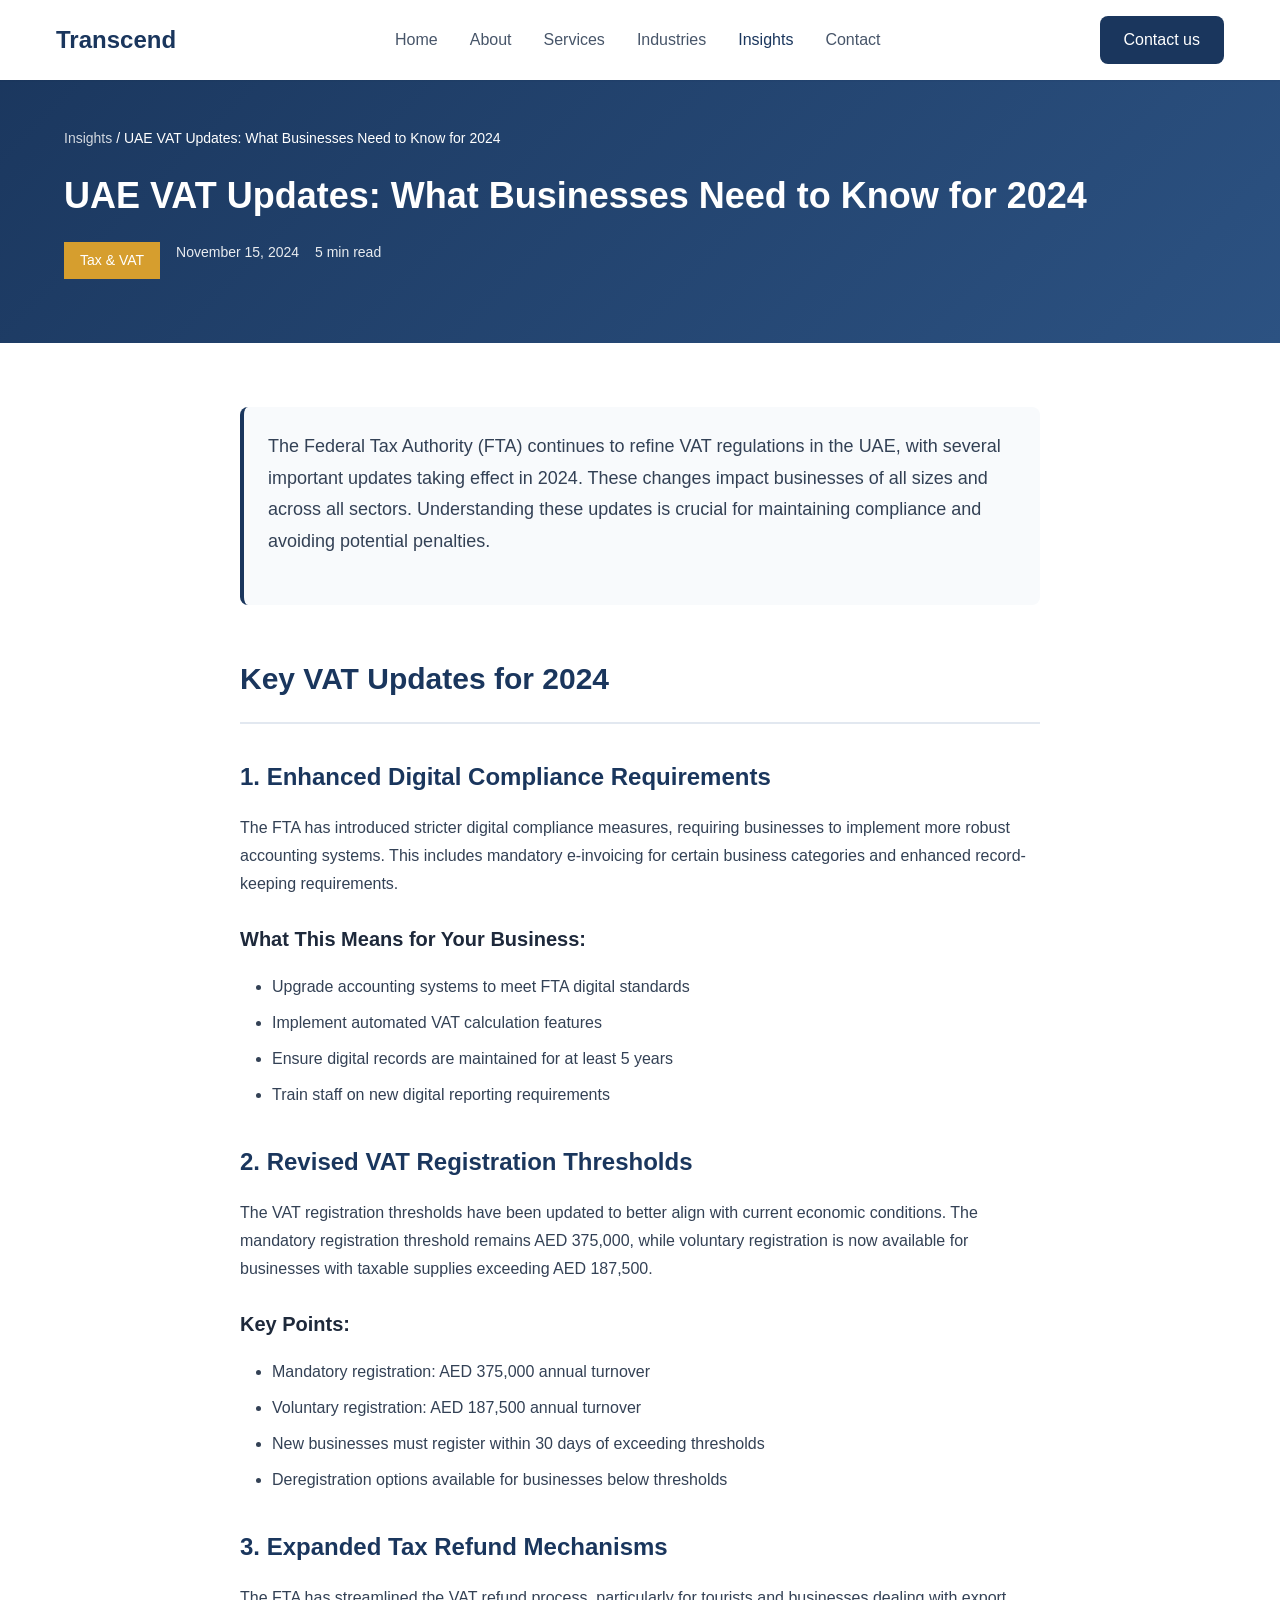
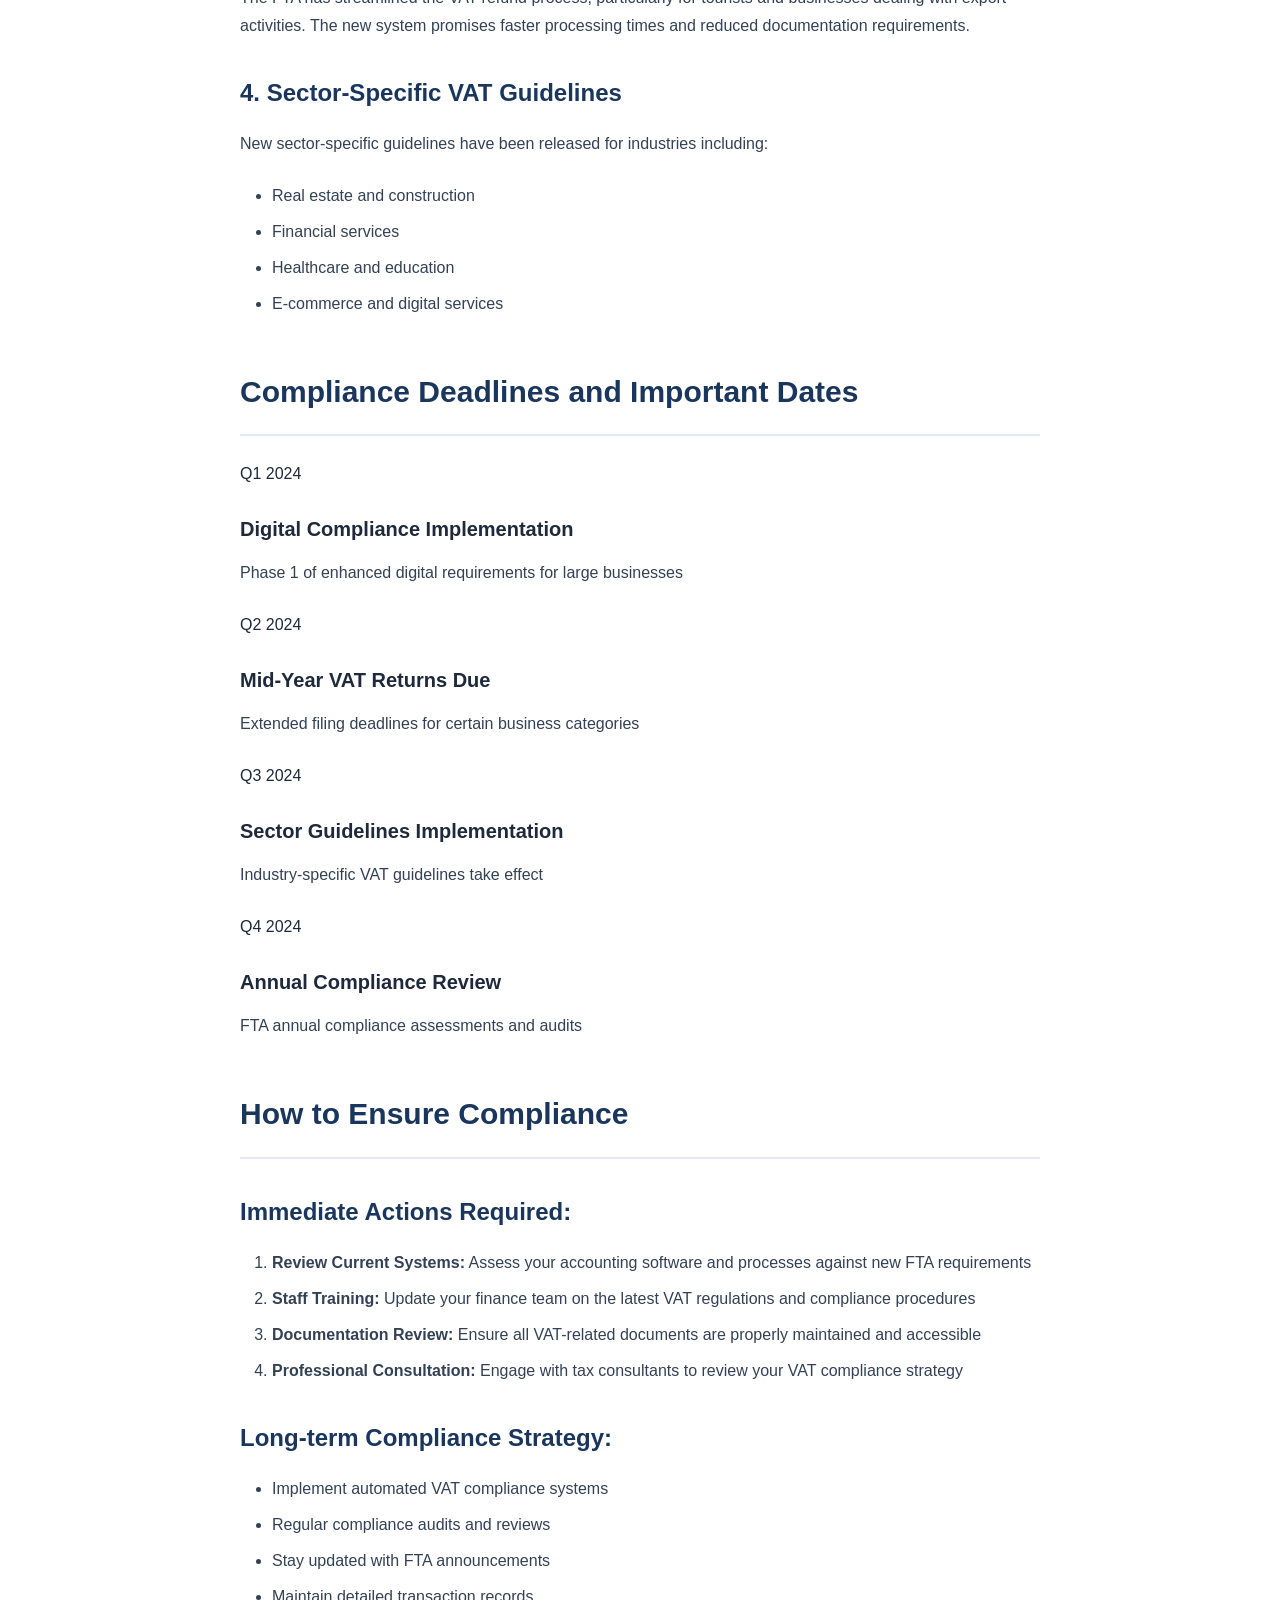
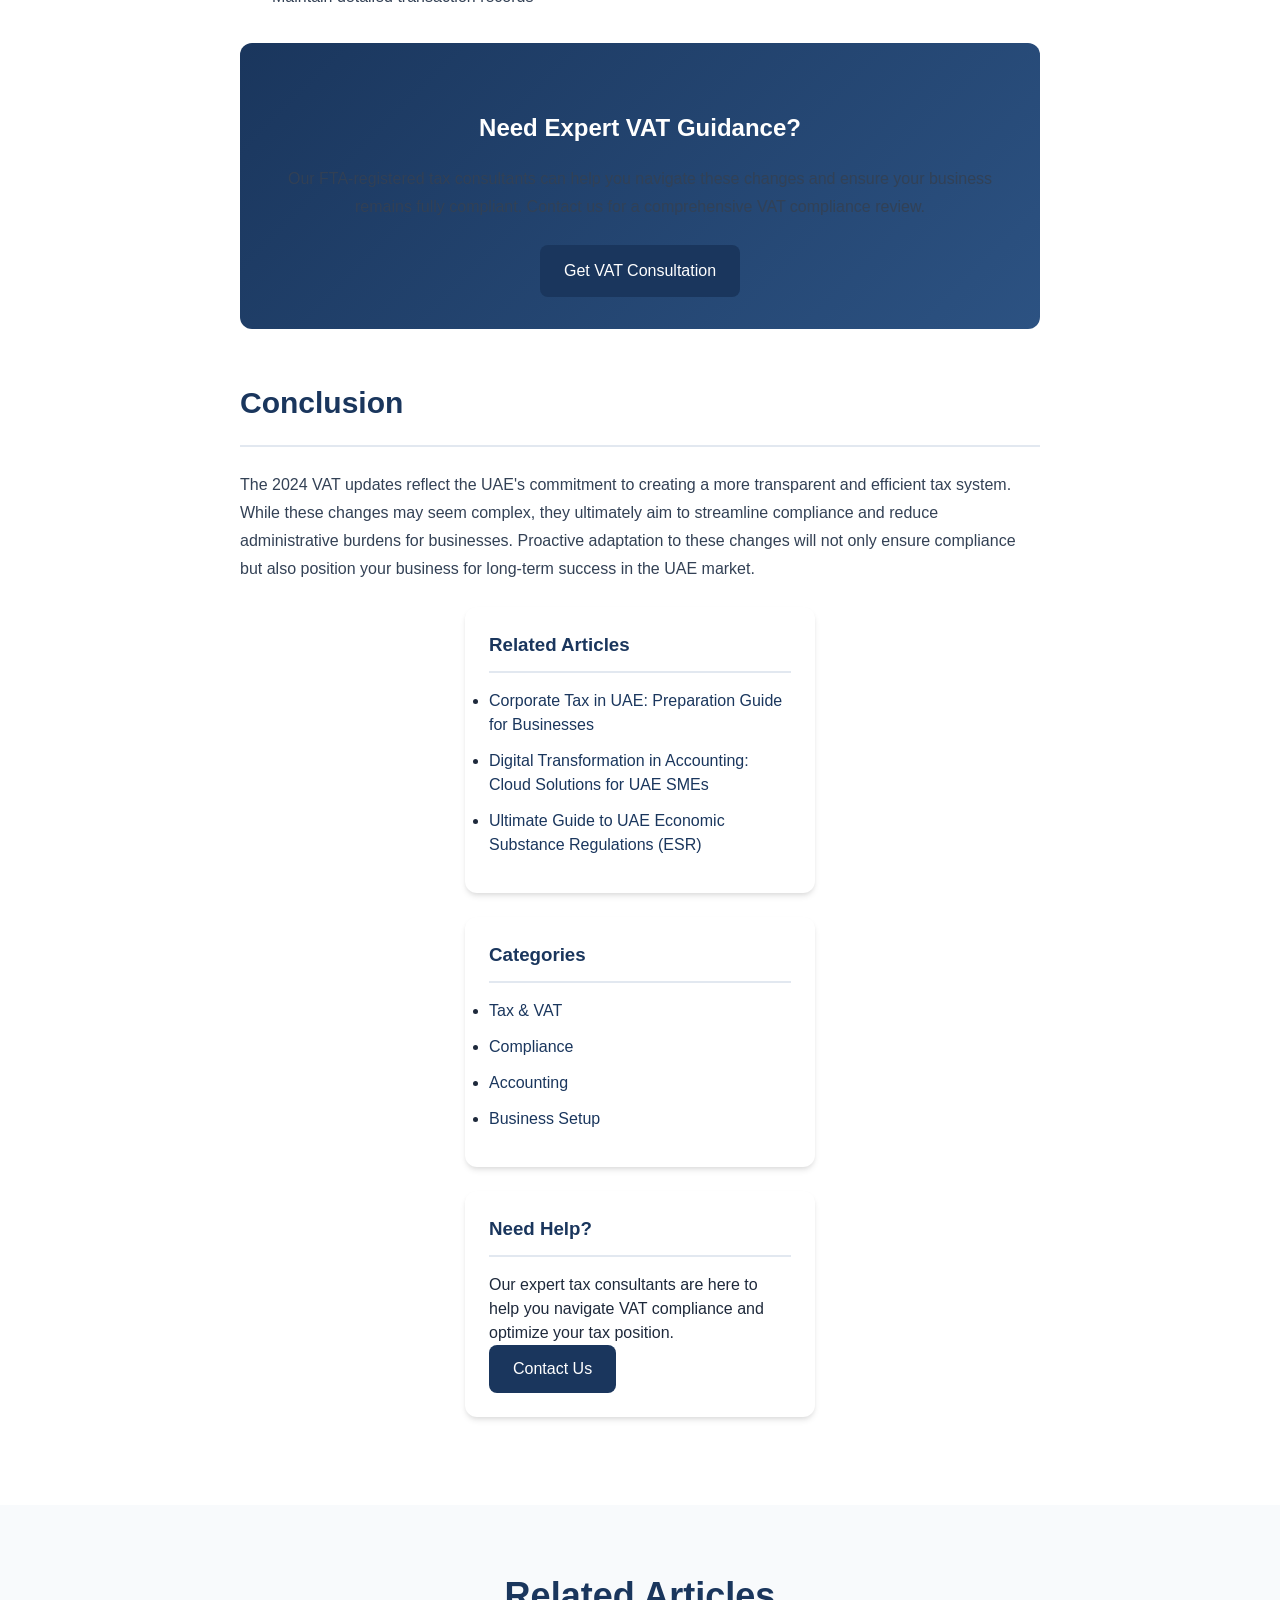
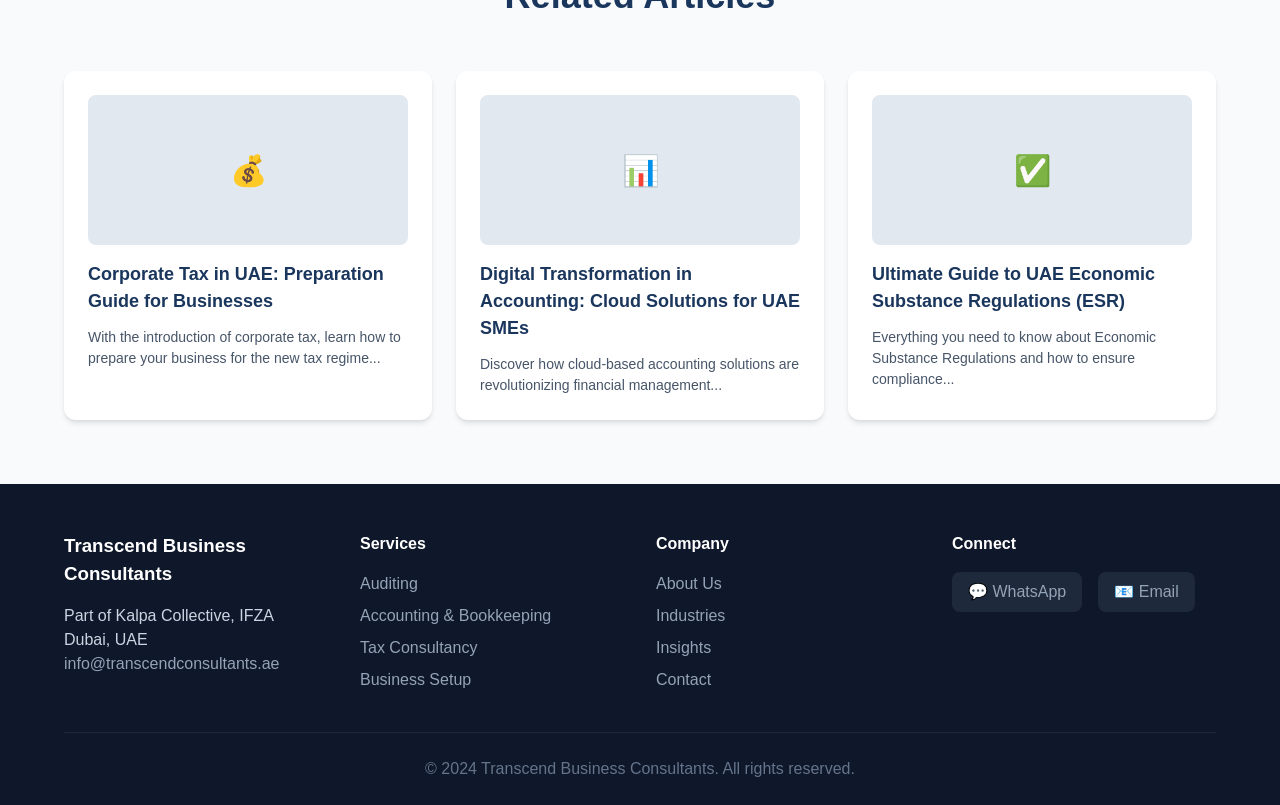
<file: insights/uae-vat-updates-2024.html>
<!DOCTYPE html>
<html lang="en">
<head>
    <meta charset="UTF-8">
    <meta name="viewport" content="width=device-width, initial-scale=1.0">
    <title>UAE VAT Updates: What Businesses Need to Know for 2024 | Transcend Business Consultants</title>
    <meta name="description" content="Stay informed about the latest VAT regulations and compliance requirements affecting businesses in the UAE. Our experts break down the recent changes and their impact on your operations.">
    <meta name="keywords" content="UAE VAT, VAT updates 2024, VAT compliance, FTA regulations, business taxes UAE">
    <link rel="stylesheet" href="../styles.css">
    <link rel="icon" type="image/x-icon" href="../favicon.ico">
</head>
<body>
    <header class="header">
        <nav class="nav">
            <div class="nav-container">
                <div class="nav-logo">
                    <a href="../index.html">Transcend</a>
                </div>
                <ul class="nav-menu">
                    <li><a href="../index.html" class="nav-link">Home</a></li>
                    <li><a href="../about.html" class="nav-link">About</a></li>
                    <li><a href="../services.html" class="nav-link">Services</a></li>
                    <li><a href="../industries.html" class="nav-link">Industries</a></li>
                    <li><a href="../insights.html" class="nav-link active">Insights</a></li>
                    <li><a href="../contact.html" class="nav-link">Contact</a></li>
                </ul>
                <div class="nav-cta">
                    <a href="../contact.html" class="btn btn-primary">Contact us</a>
                </div>
                <div class="nav-toggle">
                    <span></span>
                    <span></span>
                    <span></span>
                </div>
            </div>
        </nav>
    </header>

    <main>
        <section class="blog-hero">
            <div class="container">
                <div class="blog-breadcrumb">
                    <a href="../insights.html">Insights</a> / <span class="current">UAE VAT Updates: What Businesses Need to Know for 2024</span>
                </div>
                <h1 class="blog-title">UAE VAT Updates: What Businesses Need to Know for 2024</h1>
                <div class="blog-meta">
                    <span class="blog-category">Tax & VAT</span>
                    <span class="blog-date">November 15, 2024</span>
                    <span class="blog-read-time">5 min read</span>
                </div>
            </div>
        </section>

        <section class="blog-content">
            <div class="container">
                <div class="blog-article">
                    <div class="article-intro">
                        <p>The Federal Tax Authority (FTA) continues to refine VAT regulations in the UAE, with several important updates taking effect in 2024. These changes impact businesses of all sizes and across all sectors. Understanding these updates is crucial for maintaining compliance and avoiding potential penalties.</p>
                    </div>

                    <h2>Key VAT Updates for 2024</h2>
                    
                    <h3>1. Enhanced Digital Compliance Requirements</h3>
                    <p>The FTA has introduced stricter digital compliance measures, requiring businesses to implement more robust accounting systems. This includes mandatory e-invoicing for certain business categories and enhanced record-keeping requirements.</p>
                    
                    <h4>What This Means for Your Business:</h4>
                    <ul>
                        <li>Upgrade accounting systems to meet FTA digital standards</li>
                        <li>Implement automated VAT calculation features</li>
                        <li>Ensure digital records are maintained for at least 5 years</li>
                        <li>Train staff on new digital reporting requirements</li>
                    </ul>

                    <h3>2. Revised VAT Registration Thresholds</h3>
                    <p>The VAT registration thresholds have been updated to better align with current economic conditions. The mandatory registration threshold remains AED 375,000, while voluntary registration is now available for businesses with taxable supplies exceeding AED 187,500.</p>
                    
                    <h4>Key Points:</h4>
                    <ul>
                        <li>Mandatory registration: AED 375,000 annual turnover</li>
                        <li>Voluntary registration: AED 187,500 annual turnover</li>
                        <li>New businesses must register within 30 days of exceeding thresholds</li>
                        <li>Deregistration options available for businesses below thresholds</li>
                    </ul>

                    <h3>3. Expanded Tax Refund Mechanisms</h3>
                    <p>The FTA has streamlined the VAT refund process, particularly for tourists and businesses dealing with export activities. The new system promises faster processing times and reduced documentation requirements.</p>

                    <h3>4. Sector-Specific VAT Guidelines</h3>
                    <p>New sector-specific guidelines have been released for industries including:</p>
                    <ul>
                        <li>Real estate and construction</li>
                        <li>Financial services</li>
                        <li>Healthcare and education</li>
                        <li>E-commerce and digital services</li>
                    </ul>

                    <h2>Compliance Deadlines and Important Dates</h2>
                    
                    <div class="timeline">
                        <div class="timeline-item">
                            <div class="timeline-date">Q1 2024</div>
                            <div class="timeline-content">
                                <h4>Digital Compliance Implementation</h4>
                                <p>Phase 1 of enhanced digital requirements for large businesses</p>
                            </div>
                        </div>
                        <div class="timeline-item">
                            <div class="timeline-date">Q2 2024</div>
                            <div class="timeline-content">
                                <h4>Mid-Year VAT Returns Due</h4>
                                <p>Extended filing deadlines for certain business categories</p>
                            </div>
                        </div>
                        <div class="timeline-item">
                            <div class="timeline-date">Q3 2024</div>
                            <div class="timeline-content">
                                <h4>Sector Guidelines Implementation</h4>
                                <p>Industry-specific VAT guidelines take effect</p>
                            </div>
                        </div>
                        <div class="timeline-item">
                            <div class="timeline-date">Q4 2024</div>
                            <div class="timeline-content">
                                <h4>Annual Compliance Review</h4>
                                <p>FTA annual compliance assessments and audits</p>
                            </div>
                        </div>
                    </div>

                    <h2>How to Ensure Compliance</h2>
                    
                    <h3>Immediate Actions Required:</h3>
                    <ol>
                        <li><strong>Review Current Systems:</strong> Assess your accounting software and processes against new FTA requirements</li>
                        <li><strong>Staff Training:</strong> Update your finance team on the latest VAT regulations and compliance procedures</li>
                        <li><strong>Documentation Review:</strong> Ensure all VAT-related documents are properly maintained and accessible</li>
                        <li><strong>Professional Consultation:</strong> Engage with tax consultants to review your VAT compliance strategy</li>
                    </ol>

                    <h3>Long-term Compliance Strategy:</h3>
                    <ul>
                        <li>Implement automated VAT compliance systems</li>
                        <li>Regular compliance audits and reviews</li>
                        <li>Stay updated with FTA announcements</li>
                        <li>Maintain detailed transaction records</li>
                    </ul>

                    <div class="callout-box">
                        <h3>Need Expert VAT Guidance?</h3>
                        <p>Our FTA-registered tax consultants can help you navigate these changes and ensure your business remains fully compliant. Contact us for a comprehensive VAT compliance review.</p>
                        <a href="../contact.html" class="btn btn-primary">Get VAT Consultation</a>
                    </div>

                    <h2>Conclusion</h2>
                    <p>The 2024 VAT updates reflect the UAE's commitment to creating a more transparent and efficient tax system. While these changes may seem complex, they ultimately aim to streamline compliance and reduce administrative burdens for businesses. Proactive adaptation to these changes will not only ensure compliance but also position your business for long-term success in the UAE market.</p>
                </div>

                <div class="blog-sidebar">
                    <div class="sidebar-section">
                        <h3>Related Articles</h3>
                        <ul class="related-posts">
                            <li><a href="corporate-tax-uae-2024.html">Corporate Tax in UAE: Preparation Guide for Businesses</a></li>
                            <li><a href="digital-transformation-accounting.html">Digital Transformation in Accounting: Cloud Solutions for UAE SMEs</a></li>
                            <li><a href="esr-compliance-guide.html">Ultimate Guide to UAE Economic Substance Regulations (ESR)</a></li>
                        </ul>
                    </div>

                    <div class="sidebar-section">
                        <h3>Categories</h3>
                        <ul class="categories">
                            <li><a href="../insights.html?category=tax">Tax & VAT</a></li>
                            <li><a href="../insights.html?category=compliance">Compliance</a></li>
                            <li><a href="../insights.html?category=accounting">Accounting</a></li>
                            <li><a href="../insights.html?category=business-setup">Business Setup</a></li>
                        </ul>
                    </div>

                    <div class="sidebar-section">
                        <h3>Need Help?</h3>
                        <p>Our expert tax consultants are here to help you navigate VAT compliance and optimize your tax position.</p>
                        <a href="../contact.html" class="btn btn-primary btn-small">Contact Us</a>
                    </div>
                </div>
            </div>
        </section>

        <section class="related-articles">
            <div class="container">
                <h2 class="section-title">Related Articles</h2>
                <div class="related-grid">
                    <article class="related-card">
                        <div class="related-image">
                            <div class="image-placeholder">💰</div>
                        </div>
                        <h3><a href="corporate-tax-uae-2024.html">Corporate Tax in UAE: Preparation Guide for Businesses</a></h3>
                        <p>With the introduction of corporate tax, learn how to prepare your business for the new tax regime...</p>
                    </article>
                    <article class="related-card">
                        <div class="related-image">
                            <div class="image-placeholder">📊</div>
                        </div>
                        <h3><a href="digital-transformation-accounting.html">Digital Transformation in Accounting: Cloud Solutions for UAE SMEs</a></h3>
                        <p>Discover how cloud-based accounting solutions are revolutionizing financial management...</p>
                    </article>
                    <article class="related-card">
                        <div class="related-image">
                            <div class="image-placeholder">✅</div>
                        </div>
                        <h3><a href="esr-compliance-guide.html">Ultimate Guide to UAE Economic Substance Regulations (ESR)</a></h3>
                        <p>Everything you need to know about Economic Substance Regulations and how to ensure compliance...</p>
                    </article>
                </div>
            </div>
        </section>
    </main>

    <footer class="footer">
        <div class="container">
            <div class="footer-content">
                <div class="footer-section">
                    <h3>Transcend Business Consultants</h3>
                    <p>Part of Kalpa Collective, IFZA<br>Dubai, UAE</p>
                    <div class="footer-contact">
                        <a href="mailto:info@transcendconsultants.ae">info@transcendconsultants.ae</a>
                    </div>
                </div>
                <div class="footer-section">
                    <h4>Services</h4>
                    <ul>
                        <li><a href="../services.html#auditing">Auditing</a></li>
                        <li><a href="../services.html#accounting">Accounting & Bookkeeping</a></li>
                        <li><a href="../services.html#tax">Tax Consultancy</a></li>
                        <li><a href="../services.html#business-setup">Business Setup</a></li>
                    </ul>
                </div>
                <div class="footer-section">
                    <h4>Company</h4>
                    <ul>
                        <li><a href="../about.html">About Us</a></li>
                        <li><a href="../industries.html">Industries</a></li>
                        <li><a href="../insights.html">Insights</a></li>
                        <li><a href="../contact.html">Contact</a></li>
                    </ul>
                </div>
                <div class="footer-section">
                    <h4>Connect</h4>
                    <div class="social-links">
                        <a href="https://wa.me/971501209897" class="social-link" target="_blank">💬 WhatsApp</a>
                        <a href="mailto:info@transcendconsultants.ae" class="social-link">📧 Email</a>
                    </div>
                </div>
            </div>
            <div class="footer-bottom">
                <p>&copy; 2024 Transcend Business Consultants. All rights reserved.</p>
            </div>
        </div>
    </footer>

    <script src="../script.js"></script>
</body>
</html>
</file>
<file: styles.css>
/* Design System - Transcend Business Consultants */

/* CSS Variables */
:root {
  /* Colors - Premium Corporate Palette */
  --primary-color: #1a365d; /* Deep blue - professional and trustworthy */
  --primary-light: #2c5282;
  --primary-dark: #0f1e3d;
  
  --secondary-color: #d69e2e; /* Gold accent - premium quality */
  --secondary-light: #f7d060;
  --secondary-dark: #b7791f;
  
  --neutral-50: #f8fafc;
  --neutral-100: #f1f5f9;
  --neutral-200: #e2e8f0;
  --neutral-300: #cbd5e1;
  --neutral-400: #94a3b8;
  --neutral-500: #64748b;
  --neutral-600: #475569;
  --neutral-700: #334155;
  --neutral-800: #1e293b;
  --neutral-900: #0f172a;
  
  --white: #ffffff;
  --black: #000000;
  
  /* Typography */
  --font-family: 'Inter', -apple-system, BlinkMacSystemFont, 'Segoe UI', Roboto, sans-serif;
  
  --font-size-xs: 0.75rem;    /* 12px */
  --font-size-sm: 0.875rem;   /* 14px */
  --font-size-base: 1rem;     /* 16px */
  --font-size-lg: 1.125rem;   /* 18px */
  --font-size-xl: 1.25rem;    /* 20px */
  --font-size-2xl: 1.5rem;    /* 24px */
  --font-size-3xl: 1.875rem;  /* 30px */
  --font-size-4xl: 2.25rem;   /* 36px */
  --font-size-5xl: 3rem;      /* 48px */
  --font-size-6xl: 3.75rem;   /* 60px */
  
  --font-weight-light: 300;
  --font-weight-normal: 400;
  --font-weight-medium: 500;
  --font-weight-semibold: 600;
  --font-weight-bold: 700;
  
  --line-height-tight: 1.25;
  --line-height-normal: 1.5;
  --line-height-relaxed: 1.75;
  
  /* Spacing */
  --space-1: 0.25rem;   /* 4px */
  --space-2: 0.5rem;    /* 8px */
  --space-3: 0.75rem;   /* 12px */
  --space-4: 1rem;      /* 16px */
  --space-5: 1.25rem;   /* 20px */
  --space-6: 1.5rem;    /* 24px */
  --space-8: 2rem;      /* 32px */
  --space-10: 2.5rem;   /* 40px */
  --space-12: 3rem;     /* 48px */
  --space-16: 4rem;     /* 64px */
  --space-20: 5rem;     /* 80px */
  --space-24: 6rem;     /* 96px */
  
  /* Border Radius */
  --radius-sm: 0.25rem;
  --radius-md: 0.5rem;
  --radius-lg: 0.75rem;
  --radius-xl: 1rem;
  
  /* Shadows */
  --shadow-sm: 0 1px 2px 0 rgba(0, 0, 0, 0.05);
  --shadow-md: 0 4px 6px -1px rgba(0, 0, 0, 0.1), 0 2px 4px -1px rgba(0, 0, 0, 0.06);
  --shadow-lg: 0 10px 15px -3px rgba(0, 0, 0, 0.1), 0 4px 6px -2px rgba(0, 0, 0, 0.05);
  --shadow-xl: 0 20px 25px -5px rgba(0, 0, 0, 0.1), 0 10px 10px -5px rgba(0, 0, 0, 0.04);
  
  /* Transitions */
  --transition-fast: 150ms ease-in-out;
  --transition-normal: 250ms ease-in-out;
  --transition-slow: 350ms ease-in-out;
}

/* Reset and Base Styles */
* {
  margin: 0;
  padding: 0;
  box-sizing: border-box;
}

html {
  scroll-behavior: smooth;
}

body {
  font-family: var(--font-family);
  font-size: var(--font-size-base);
  font-weight: var(--font-weight-normal);
  line-height: var(--line-height-normal);
  color: var(--neutral-800);
  background-color: var(--white);
}

/* Container */
.container {
  max-width: 1200px;
  margin: 0 auto;
  padding: 0 var(--space-4);
}

/* Header & Navigation */
.header {
  background: var(--white);
  box-shadow: var(--shadow-sm);
  position: fixed;
  top: 0;
  left: 0;
  right: 0;
  z-index: 1000;
}

.nav {
  padding: var(--space-4) 0;
}

.nav-container {
  max-width: 1200px;
  margin: 0 auto;
  padding: 0 var(--space-4);
  display: flex;
  align-items: center;
  justify-content: space-between;
}

.nav-logo a {
  font-size: var(--font-size-2xl);
  font-weight: var(--font-weight-bold);
  color: var(--primary-color);
  text-decoration: none;
}

.nav-menu {
  display: flex;
  list-style: none;
  gap: var(--space-8);
}

.nav-link {
  color: var(--neutral-600);
  text-decoration: none;
  font-weight: var(--font-weight-medium);
  transition: color var(--transition-fast);
}

.nav-link:hover,
.nav-link.active {
  color: var(--primary-color);
}

.nav-cta {
  display: none;
}

.nav-toggle {
  display: none;
  flex-direction: column;
  gap: var(--space-1);
  cursor: pointer;
}

.nav-toggle span {
  width: 24px;
  height: 2px;
  background: var(--neutral-700);
  transition: all var(--transition-fast);
}

/* Buttons */
.btn {
  display: inline-flex;
  align-items: center;
  justify-content: center;
  padding: var(--space-3) var(--space-6);
  border-radius: var(--radius-md);
  font-weight: var(--font-weight-medium);
  text-decoration: none;
  transition: all var(--transition-normal);
  cursor: pointer;
  border: none;
  font-size: var(--font-size-base);
}

.btn-primary {
  background: var(--primary-color);
  color: var(--white);
}

.btn-primary:hover {
  background: var(--primary-light);
  transform: translateY(-1px);
  box-shadow: var(--shadow-md);
}

.btn-outline {
  background: transparent;
  color: var(--white);
  border: 2px solid var(--white);
  text-shadow: 1px 1px 2px rgba(0, 0, 0, 0.5);
}

.btn-outline:hover {
  background: var(--white);
  color: var(--primary-color);
  text-shadow: none;
}

.btn-whatsapp {
  background: #25d366;
  color: var(--white);
}

.btn-whatsapp:hover {
  background: #128c7e;
  transform: translateY(-1px);
  box-shadow: var(--shadow-md);
}

.btn-large {
  padding: var(--space-4) var(--space-8);
  font-size: var(--font-size-lg);
}

.whatsapp-icon {
  margin-right: var(--space-2);
}

/* Hero Section with Background Image */
.hero {
  position: relative;
  padding: calc(var(--space-24) + var(--space-8)) 0 var(--space-16);
  min-height: 600px;
  display: flex;
  align-items: center;
}

.hero-background {
  position: absolute;
  top: 0;
  left: 0;
  right: 0;
  bottom: 0;
  z-index: -2;
}

.hero-image {
  width: 100%;
  height: 100%;
  object-fit: cover;
  position: absolute;
  top: 0;
  left: 0;
}

/* Fallback for missing hero image */
.hero-background:not(:has(.hero-image)) {
  background: linear-gradient(135deg, var(--primary-color) 0%, var(--primary-light) 100%);
}

.hero-overlay {
  position: absolute;
  top: 0;
  left: 0;
  right: 0;
  bottom: 0;
  background: linear-gradient(135deg, rgba(0, 0, 0, 0.7) 0%, rgba(0, 0, 0, 0.5) 100%);
  z-index: -1;
}

.hero-content {
  text-align: center;
  margin-bottom: var(--space-12);
  position: relative;
  z-index: 2;
}

.hero-title {
  font-size: var(--font-size-5xl);
  font-weight: var(--font-weight-bold);
  color: var(--white);
  line-height: var(--line-height-tight);
  margin-bottom: var(--space-6);
  max-width: 800px;
  margin-left: auto;
  margin-right: auto;
  text-shadow: 2px 2px 4px rgba(0, 0, 0, 0.5);
}

.hero-subtitle {
  font-size: var(--font-size-xl);
  color: var(--white);
  line-height: var(--line-height-relaxed);
  margin-bottom: var(--space-8);
  max-width: 600px;
  margin-left: auto;
  margin-right: auto;
  text-shadow: 1px 1px 2px rgba(0, 0, 0, 0.5);
}

.hero-cta {
  display: flex;
  gap: var(--space-4);
  justify-content: center;
  flex-wrap: wrap;
}

.hero-stats {
  display: grid;
  grid-template-columns: repeat(auto-fit, minmax(200px, 1fr));
  gap: var(--space-8);
  margin-top: var(--space-16);
  position: relative;
  z-index: 2;
}

.stat {
  text-align: center;
  background: rgba(0, 0, 0, 0.6);
  padding: var(--space-6);
  border-radius: var(--radius-lg);
  backdrop-filter: blur(10px);
  border: 1px solid rgba(255, 255, 255, 0.1);
}

.stat-number {
  font-size: var(--font-size-4xl);
  font-weight: var(--font-weight-bold);
  color: var(--secondary-color);
  margin-bottom: var(--space-2);
  text-shadow: 1px 1px 2px rgba(0, 0, 0, 0.5);
}

.stat-label {
  font-size: var(--font-size-base);
  color: var(--white);
  font-weight: var(--font-weight-medium);
  text-shadow: 1px 1px 2px rgba(0, 0, 0, 0.5);
}

/* Section Styles */
section {
  padding: var(--space-16) 0;
}

.section-title {
  font-size: var(--font-size-4xl);
  font-weight: var(--font-weight-bold);
  color: var(--primary-color);
  text-align: center;
  margin-bottom: var(--space-12);
}

/* Services Preview */
.services-preview {
  background: var(--neutral-50);
}

.services-grid {
  display: grid;
  grid-template-columns: repeat(auto-fit, minmax(280px, 1fr));
  gap: var(--space-8);
}

.service-card {
  background: var(--white);
  padding: var(--space-8);
  border-radius: var(--radius-lg);
  box-shadow: var(--shadow-md);
  text-align: center;
  transition: transform var(--transition-normal), box-shadow var(--transition-normal);
}

.service-card:hover {
  transform: translateY(-4px);
  box-shadow: var(--shadow-xl);
}

.service-icon {
  font-size: var(--font-size-4xl);
  margin-bottom: var(--space-4);
}

.service-card h3 {
  font-size: var(--font-size-xl);
  font-weight: var(--font-weight-semibold);
  color: var(--primary-color);
  margin-bottom: var(--space-4);
}

.service-card p {
  color: var(--neutral-600);
  margin-bottom: var(--space-6);
  line-height: var(--line-height-relaxed);
}

.service-link {
  color: var(--primary-color);
  text-decoration: none;
  font-weight: var(--font-weight-medium);
  transition: color var(--transition-fast);
}

.service-link:hover {
  color: var(--primary-light);
}

/* Why Choose Section */
.why-choose {
  background: var(--white);
}

.features-grid {
  display: grid;
  grid-template-columns: repeat(auto-fit, minmax(250px, 1fr));
  gap: var(--space-8);
}

.feature h3 {
  font-size: var(--font-size-xl);
  font-weight: var(--font-weight-semibold);
  color: var(--primary-color);
  margin-bottom: var(--space-3);
}

.feature p {
  color: var(--neutral-600);
  line-height: var(--line-height-relaxed);
}

/* CTA Section */
.cta-section {
  background: var(--primary-color);
  color: var(--white);
  text-align: center;
}

.cta-section .section-title {
  color: var(--white);
}

.cta-content h2 {
  font-size: var(--font-size-4xl);
  margin-bottom: var(--space-4);
}

.cta-content p {
  font-size: var(--font-size-xl);
  margin-bottom: var(--space-8);
  opacity: 0.9;
}

.cta-buttons {
  display: flex;
  gap: var(--space-4);
  justify-content: center;
  flex-wrap: wrap;
}

/* Footer */
.footer {
  background: var(--neutral-900);
  color: var(--neutral-300);
  padding: var(--space-12) 0 var(--space-6);
}

.footer-content {
  display: grid;
  grid-template-columns: repeat(auto-fit, minmax(250px, 1fr));
  gap: var(--space-8);
  margin-bottom: var(--space-8);
}

.footer-section h3,
.footer-section h4 {
  color: var(--white);
  margin-bottom: var(--space-4);
  font-weight: var(--font-weight-semibold);
}

.footer-section ul {
  list-style: none;
}

.footer-section ul li {
  margin-bottom: var(--space-2);
}

.footer-section a {
  color: var(--neutral-400);
  text-decoration: none;
  transition: color var(--transition-fast);
}

.footer-section a:hover {
  color: var(--secondary-color);
}

.footer-contact a {
  display: block;
  margin-bottom: var(--space-2);
}

.social-links {
  display: flex;
  gap: var(--space-4);
}

.social-link {
  padding: var(--space-2) var(--space-4);
  background: var(--neutral-800);
  border-radius: var(--radius-md);
  transition: background var(--transition-fast);
}

.social-link:hover {
  background: var(--secondary-color);
  color: var(--white);
}

.footer-bottom {
  border-top: 1px solid var(--neutral-800);
  padding-top: var(--space-6);
  text-align: center;
  color: var(--neutral-500);
}

/* Page Hero */
.page-hero {
  padding: calc(var(--space-24) + var(--space-8)) 0 var(--space-12);
  background: linear-gradient(135deg, var(--primary-color) 0%, var(--primary-light) 100%);
  color: var(--white);
  text-align: center;
}

.page-title {
  font-size: var(--font-size-5xl);
  font-weight: var(--font-weight-bold);
  margin-bottom: var(--space-4);
}

.page-subtitle {
  font-size: var(--font-size-xl);
  opacity: 0.9;
  max-width: 600px;
  margin: 0 auto;
}

/* About Page Styles */
.about-story {
  padding: var(--space-16) 0;
  background: var(--neutral-50);
}

.about-content {
  max-width: 800px;
  margin: 0 auto;
  text-align: center;
}

.about-content p {
  font-size: var(--font-size-lg);
  line-height: var(--line-height-relaxed);
  color: var(--neutral-600);
  margin-bottom: var(--space-6);
}

.mission-vision {
  padding: var(--space-16) 0;
}

.mission-vision-grid {
  display: grid;
  grid-template-columns: repeat(auto-fit, minmax(300px, 1fr));
  gap: var(--space-8);
}

.mission-card,
.vision-card {
  background: var(--white);
  padding: var(--space-8);
  border-radius: var(--radius-lg);
  box-shadow: var(--shadow-md);
  text-align: center;
}

.mission-card h3,
.vision-card h3 {
  font-size: var(--font-size-2xl);
  font-weight: var(--font-weight-semibold);
  color: var(--primary-color);
  margin-bottom: var(--space-4);
}

.values {
  padding: var(--space-16) 0;
  background: var(--neutral-50);
}

.values-grid {
  display: grid;
  grid-template-columns: repeat(auto-fit, minmax(250px, 1fr));
  gap: var(--space-6);
}

.value-card {
  background: var(--white);
  padding: var(--space-6);
  border-radius: var(--radius-lg);
  box-shadow: var(--shadow-md);
  text-align: center;
  transition: transform var(--transition-normal);
}

.value-card:hover {
  transform: translateY(-4px);
}

.value-icon {
  font-size: var(--font-size-4xl);
  margin-bottom: var(--space-4);
}

.value-card h3 {
  font-size: var(--font-size-xl);
  font-weight: var(--font-weight-semibold);
  color: var(--primary-color);
  margin-bottom: var(--space-3);
}

.team {
  padding: var(--space-16) 0;
}

.team-grid {
  display: grid;
  grid-template-columns: repeat(auto-fit, minmax(300px, 1fr));
  gap: var(--space-8);
}

.team-member {
  background: var(--white);
  padding: var(--space-6);
  border-radius: var(--radius-lg);
  box-shadow: var(--shadow-md);
  text-align: center;
}

.member-photo {
  margin-bottom: var(--space-4);
  width: 120px;
  height: 120px;
  margin-left: auto;
  margin-right: auto;
  overflow: hidden;
  border-radius: 50%;
  border: 4px solid var(--neutral-200);
  background: linear-gradient(135deg, var(--neutral-300) 0%, var(--neutral-400) 100%);
  display: flex;
  align-items: center;
  justify-content: center;
  color: var(--neutral-600);
  font-size: var(--font-size-3xl);
}

.member-img {
  width: 100%;
  height: 100%;
  object-fit: cover;
}

/* Fallback for missing team images */
.member-photo:not(:has(.member-img))::before {
  content: "👤";
  color: var(--neutral-600);
  font-size: var(--font-size-3xl);
}

.photo-placeholder {
  width: 120px;
  height: 120px;
  background: var(--neutral-200);
  border-radius: 50%;
  display: flex;
  align-items: center;
  justify-content: center;
  font-size: var(--font-size-4xl);
  margin: 0 auto;
}

.team-member h3 {
  font-size: var(--font-size-xl);
  font-weight: var(--font-weight-semibold);
  color: var(--primary-color);
  margin-bottom: var(--space-2);
}

.member-title {
  color: var(--secondary-color);
  font-weight: var(--font-weight-medium);
  margin-bottom: var(--space-3);
}

.member-bio {
  color: var(--neutral-600);
  line-height: var(--line-height-relaxed);
}

.achievements {
  padding: var(--space-16) 0;
  background: var(--neutral-50);
}

.achievements-grid {
  display: grid;
  grid-template-columns: repeat(auto-fit, minmax(200px, 1fr));
  gap: var(--space-6);
}

.achievement {
  text-align: center;
  background: var(--white);
  padding: var(--space-6);
  border-radius: var(--radius-lg);
  box-shadow: var(--shadow-md);
}

.achievement-number {
  font-size: var(--font-size-4xl);
  font-weight: var(--font-weight-bold);
  color: var(--secondary-color);
  margin-bottom: var(--space-2);
}

.achievement-label {
  color: var(--neutral-600);
  font-weight: var(--font-weight-medium);
}

/* Services Page Styles */
.services-overview {
  padding: var(--space-12) 0;
  background: var(--neutral-50);
}

.services-intro {
  text-align: center;
  max-width: 800px;
  margin: 0 auto;
}

.services-intro p {
  font-size: var(--font-size-lg);
  line-height: var(--line-height-relaxed);
  color: var(--neutral-600);
}

.service-detail {
  padding: var(--space-16) 0;
}

.service-detail:nth-child(even) {
  background: var(--neutral-50);
}

.service-detail-content {
  display: grid;
  grid-template-columns: 2fr 1fr;
  gap: var(--space-12);
  align-items: start;
}

.service-icon-large {
  font-size: var(--font-size-6xl);
  margin-bottom: var(--space-4);
  text-align: center;
}

.service-info h2 {
  font-size: var(--font-size-3xl);
  font-weight: var(--font-weight-bold);
  color: var(--primary-color);
  margin-bottom: var(--space-4);
}

.service-info p {
  font-size: var(--font-size-lg);
  line-height: var(--line-height-relaxed);
  color: var(--neutral-600);
  margin-bottom: var(--space-6);
}

.service-info h3 {
  font-size: var(--font-size-xl);
  font-weight: var(--font-weight-semibold);
  color: var(--primary-color);
  margin-bottom: var(--space-3);
}

.service-features,
.service-benefits {
  list-style: none;
  margin-bottom: var(--space-6);
}

.service-features li,
.service-benefits li {
  padding: var(--space-2) 0;
  color: var(--neutral-600);
  line-height: var(--line-height-relaxed);
}

.service-benefits li {
  color: var(--primary-color);
  font-weight: var(--font-weight-medium);
}

.service-cta {
  background: var(--primary-color);
  color: var(--white);
  padding: var(--space-8);
  border-radius: var(--radius-lg);
  text-align: center;
}

.service-cta h3 {
  font-size: var(--font-size-xl);
  margin-bottom: var(--space-3);
}

.service-cta p {
  margin-bottom: var(--space-6);
  opacity: 0.9;
}

.service-cta .btn {
  background: var(--white);
  color: var(--primary-color);
}

.service-cta .btn:hover {
  background: var(--neutral-100);
}

.process {
  padding: var(--space-16) 0;
  background: var(--neutral-50);
}

.process-steps {
  display: grid;
  grid-template-columns: repeat(auto-fit, minmax(250px, 1fr));
  gap: var(--space-8);
}

.step {
  text-align: center;
  position: relative;
}

.step-number {
  width: 60px;
  height: 60px;
  background: var(--primary-color);
  color: var(--white);
  border-radius: 50%;
  display: flex;
  align-items: center;
  justify-content: center;
  font-size: var(--font-size-xl);
  font-weight: var(--font-weight-bold);
  margin: 0 auto var(--space-4);
}

.step h3 {
  font-size: var(--font-size-xl);
  font-weight: var(--font-weight-semibold);
  color: var(--primary-color);
  margin-bottom: var(--space-3);
}

.step p {
  color: var(--neutral-600);
  line-height: var(--line-height-relaxed);
}

/* Industries Page Styles */
.industries-intro {
  padding: var(--space-12) 0;
  background: var(--neutral-50);
}

.industries-content {
  text-align: center;
  max-width: 800px;
  margin: 0 auto;
}

.industries-content p {
  font-size: var(--font-size-lg);
  line-height: var(--line-height-relaxed);
  color: var(--neutral-600);
}

.industries-grid {
  padding: var(--space-16) 0;
}

.industry-cards {
  display: grid;
  grid-template-columns: repeat(auto-fit, minmax(350px, 1fr));
  gap: var(--space-8);
}

.industry-card {
  background: var(--white);
  padding: var(--space-8);
  border-radius: var(--radius-lg);
  box-shadow: var(--shadow-md);
  transition: transform var(--transition-normal);
}

.industry-card:hover {
  transform: translateY(-4px);
  box-shadow: var(--shadow-xl);
}

.industry-icon {
  font-size: var(--font-size-4xl);
  margin-bottom: var(--space-4);
  text-align: center;
}

.industry-card h3 {
  font-size: var(--font-size-xl);
  font-weight: var(--font-weight-semibold);
  color: var(--primary-color);
  margin-bottom: var(--space-4);
}

.industry-card p {
  color: var(--neutral-600);
  line-height: var(--line-height-relaxed);
  margin-bottom: var(--space-6);
}

.industry-services {
  list-style: none;
  margin-bottom: var(--space-6);
}

.industry-services li {
  padding: var(--space-1) 0;
  color: var(--neutral-600);
  font-size: var(--font-size-sm);
}

.industry-link {
  color: var(--primary-color);
  text-decoration: none;
  font-weight: var(--font-weight-medium);
  transition: color var(--transition-fast);
}

.industry-link:hover {
  color: var(--primary-light);
}

.industry-approach {
  padding: var(--space-16) 0;
  background: var(--neutral-50);
}

.approach-grid {
  display: grid;
  grid-template-columns: repeat(auto-fit, minmax(250px, 1fr));
  gap: var(--space-8);
}

.approach-step {
  text-align: center;
}

.approach-number {
  width: 60px;
  height: 60px;
  background: var(--secondary-color);
  color: var(--white);
  border-radius: 50%;
  display: flex;
  align-items: center;
  justify-content: center;
  font-size: var(--font-size-xl);
  font-weight: var(--font-weight-bold);
  margin: 0 auto var(--space-4);
}

.approach-step h3 {
  font-size: var(--font-size-xl);
  font-weight: var(--font-weight-semibold);
  color: var(--primary-color);
  margin-bottom: var(--space-3);
}

.approach-step p {
  color: var(--neutral-600);
  line-height: var(--line-height-relaxed);
}

.industry-stats {
  padding: var(--space-16) 0;
}

.stats-grid {
  display: grid;
  grid-template-columns: repeat(auto-fit, minmax(200px, 1fr));
  gap: var(--space-6);
}

.stat-item {
  text-align: center;
  background: var(--white);
  padding: var(--space-6);
  border-radius: var(--radius-lg);
  box-shadow: var(--shadow-md);
}

/* Pricing Page Styles */
.pricing-intro {
  padding: var(--space-12) 0;
  background: var(--neutral-50);
}

.pricing-content {
  text-align: center;
  max-width: 800px;
  margin: 0 auto;
}

.pricing-content p {
  font-size: var(--font-size-lg);
  line-height: var(--line-height-relaxed);
  color: var(--neutral-600);
}

.pricing-packages {
  padding: var(--space-16) 0;
}

.pricing-grid {
  display: grid;
  grid-template-columns: repeat(auto-fit, minmax(320px, 1fr));
  gap: var(--space-8);
  margin-bottom: var(--space-12);
}

.pricing-card {
  background: var(--white);
  border-radius: var(--radius-lg);
  box-shadow: var(--shadow-md);
  padding: var(--space-8);
  position: relative;
  transition: transform var(--transition-normal);
}

.pricing-card:hover {
  transform: translateY(-4px);
  box-shadow: var(--shadow-xl);
}

.pricing-card.featured {
  border: 2px solid var(--secondary-color);
  transform: scale(1.05);
}

.pricing-badge {
  position: absolute;
  top: -12px;
  left: 50%;
  transform: translateX(-50%);
  background: var(--secondary-color);
  color: var(--white);
  padding: var(--space-2) var(--space-4);
  border-radius: var(--radius-md);
  font-size: var(--font-size-sm);
  font-weight: var(--font-weight-medium);
}

.pricing-header {
  text-align: center;
  margin-bottom: var(--space-6);
}

.pricing-header h3 {
  font-size: var(--font-size-2xl);
  font-weight: var(--font-weight-semibold);
  color: var(--primary-color);
  margin-bottom: var(--space-4);
}

.pricing-price {
  margin-bottom: var(--space-3);
}

.currency {
  font-size: var(--font-size-lg);
  color: var(--neutral-600);
  vertical-align: super;
}

.amount {
  font-size: var(--font-size-4xl);
  font-weight: var(--font-weight-bold);
  color: var(--primary-color);
}

.period {
  color: var(--neutral-600);
  font-size: var(--font-size-base);
}

.pricing-description {
  color: var(--neutral-600);
  margin-bottom: var(--space-6);
}

.pricing-features {
  list-style: none;
  margin-bottom: var(--space-8);
}

.pricing-features li {
  padding: var(--space-2) 0;
  color: var(--neutral-600);
  line-height: var(--line-height-relaxed);
}

.pricing-cta {
  text-align: center;
}

.individual-services {
  padding: var(--space-16) 0;
  background: var(--neutral-50);
}

.services-pricing {
  display: grid;
  grid-template-columns: repeat(auto-fit, minmax(300px, 1fr));
  gap: var(--space-8);
}

.service-pricing-item {
  background: var(--white);
  padding: var(--space-6);
  border-radius: var(--radius-lg);
  box-shadow: var(--shadow-md);
}

.service-pricing-item h3 {
  font-size: var(--font-size-xl);
  font-weight: var(--font-weight-semibold);
  color: var(--primary-color);
  margin-bottom: var(--space-4);
}

.price-range {
  font-size: var(--font-size-2xl);
  font-weight: var(--font-weight-bold);
  color: var(--secondary-color);
  margin-bottom: var(--space-2);
}

.price-note {
  color: var(--neutral-600);
  font-size: var(--font-size-sm);
  margin-bottom: var(--space-4);
}

.service-includes {
  list-style: none;
  margin-bottom: var(--space-6);
}

.service-includes li {
  padding: var(--space-1) 0;
  color: var(--neutral-600);
  font-size: var(--font-size-sm);
}

.service-link {
  color: var(--primary-color);
  text-decoration: none;
  font-weight: var(--font-weight-medium);
  transition: color var(--transition-fast);
}

.service-link:hover {
  color: var(--primary-light);
}

.custom-solutions {
  padding: var(--space-16) 0;
}

.custom-content {
  text-align: center;
  max-width: 800px;
  margin: 0 auto;
}

.custom-benefits {
  display: grid;
  grid-template-columns: repeat(auto-fit, minmax(200px, 1fr));
  gap: var(--space-6);
  margin: var(--space-8) 0;
}

.benefit {
  text-align: center;
}

.benefit h3 {
  font-size: var(--font-size-lg);
  font-weight: var(--font-weight-semibold);
  color: var(--primary-color);
  margin-bottom: var(--space-2);
}

.benefit p {
  color: var(--neutral-600);
}

.value-proposition {
  padding: var(--space-16) 0;
  background: var(--neutral-50);
}

.value-grid {
  display: grid;
  grid-template-columns: repeat(auto-fit, minmax(250px, 1fr));
  gap: var(--space-6);
}

.value-item {
  text-align: center;
  background: var(--white);
  padding: var(--space-6);
  border-radius: var(--radius-lg);
  box-shadow: var(--shadow-md);
}

.value-icon {
  font-size: var(--font-size-3xl);
  margin-bottom: var(--space-3);
}

.value-item h3 {
  font-size: var(--font-size-lg);
  font-weight: var(--font-weight-semibold);
  color: var(--primary-color);
  margin-bottom: var(--space-2);
}

.value-item p {
  color: var(--neutral-600);
  line-height: var(--line-height-relaxed);
}

.faq {
  padding: var(--space-16) 0;
}

.faq-list {
  max-width: 800px;
  margin: 0 auto;
}

.faq-item {
  background: var(--white);
  padding: var(--space-6);
  border-radius: var(--radius-lg);
  box-shadow: var(--shadow-md);
  margin-bottom: var(--space-4);
}

.faq-item h3 {
  font-size: var(--font-size-lg);
  font-weight: var(--font-weight-semibold);
  color: var(--primary-color);
  margin-bottom: var(--space-3);
}

.faq-item p {
  color: var(--neutral-600);
  line-height: var(--line-height-relaxed);
}

/* Insights Page Styles */
.insights-categories {
  padding: var(--space-8) 0;
  background: var(--neutral-50);
}

.category-filters {
  display: flex;
  justify-content: center;
  gap: var(--space-4);
  flex-wrap: wrap;
}

.category-btn {
  padding: var(--space-3) var(--space-6);
  background: var(--white);
  border: 2px solid var(--neutral-300);
  border-radius: var(--radius-md);
  color: var(--neutral-600);
  font-weight: var(--font-weight-medium);
  cursor: pointer;
  transition: all var(--transition-fast);
}

.category-btn:hover,
.category-btn.active {
  background: var(--primary-color);
  color: var(--white);
  border-color: var(--primary-color);
}

.insights-grid {
  padding: var(--space-16) 0;
}

.blog-posts {
  display: grid;
  grid-template-columns: repeat(auto-fit, minmax(280px, 1fr));
  gap: var(--space-6);
}

.blog-post {
  background: var(--white);
  border-radius: var(--radius-lg);
  box-shadow: var(--shadow-md);
  overflow: hidden;
  transition: transform var(--transition-normal);
}

.blog-post:hover {
  transform: translateY(-4px);
  box-shadow: var(--shadow-xl);
}

.post-image {
  height: 200px;
  background: linear-gradient(135deg, var(--neutral-300) 0%, var(--neutral-400) 100%);
  display: flex;
  align-items: center;
  justify-content: center;
  font-size: var(--font-size-4xl);
  overflow: hidden;
}

.post-img {
  width: 100%;
  height: 100%;
  object-fit: cover;
  transition: transform var(--transition-normal);
}

/* Fallback for missing blog images */
.post-image:not(:has(.post-img))::before {
  content: "📰";
  color: var(--neutral-600);
  font-size: var(--font-size-4xl);
}

.blog-post:hover .post-img {
  transform: scale(1.05);
}

.image-placeholder {
  color: var(--neutral-400);
}

.post-content {
  padding: var(--space-6);
}

.post-meta {
  display: flex;
  justify-content: space-between;
  align-items: center;
  margin-bottom: var(--space-4);
}

.post-category {
  background: var(--secondary-color);
  color: var(--white);
  padding: var(--space-1) var(--space-3);
  border-radius: var(--radius-sm);
  font-size: var(--font-size-xs);
  font-weight: var(--font-weight-medium);
}

.post-date {
  color: var(--neutral-500);
  font-size: var(--font-size-sm);
}

.post-content h3 {
  font-size: var(--font-size-xl);
  font-weight: var(--font-weight-semibold);
  color: var(--primary-color);
  margin-bottom: var(--space-3);
}

.post-content h3 a {
  color: inherit;
  text-decoration: none;
  transition: color var(--transition-fast);
}

.post-content h3 a:hover {
  color: var(--primary-light);
}

.post-content p {
  color: var(--neutral-600);
  line-height: var(--line-height-relaxed);
  margin-bottom: var(--space-4);
}

.read-more {
  color: var(--primary-color);
  text-decoration: none;
  font-weight: var(--font-weight-medium);
  transition: color var(--transition-fast);
}

.read-more:hover {
  color: var(--primary-light);
}

.load-more {
  text-align: center;
}

.newsletter {
  padding: var(--space-16) 0;
  background: var(--primary-color);
  color: var(--white);
  text-align: center;
}

.newsletter-content h2 {
  font-size: var(--font-size-3xl);
  margin-bottom: var(--space-4);
}

.newsletter-content p {
  font-size: var(--font-size-lg);
  margin-bottom: var(--space-6);
  opacity: 0.9;
}

.newsletter-form {
  display: flex;
  gap: var(--space-4);
  max-width: 500px;
  margin: 0 auto;
}

.newsletter-form input {
  flex: 1;
  padding: var(--space-3) var(--space-4);
  border: none;
  border-radius: var(--radius-md);
  font-size: var(--font-size-base);
}

.featured-resources {
  padding: var(--space-16) 0;
  background: var(--neutral-50);
}

.resources-grid {
  display: grid;
  grid-template-columns: repeat(auto-fit, minmax(300px, 1fr));
  gap: var(--space-6);
}

.resource-card {
  background: var(--white);
  padding: var(--space-6);
  border-radius: var(--radius-lg);
  box-shadow: var(--shadow-md);
  text-align: center;
  transition: transform var(--transition-normal);
}

.resource-card:hover {
  transform: translateY(-4px);
}

.resource-icon {
  font-size: var(--font-size-4xl);
  margin-bottom: var(--space-4);
}

.resource-card h3 {
  font-size: var(--font-size-xl);
  font-weight: var(--font-weight-semibold);
  color: var(--primary-color);
  margin-bottom: var(--space-3);
}

.resource-card p {
  color: var(--neutral-600);
  margin-bottom: var(--space-4);
}

.resource-link {
  color: var(--primary-color);
  text-decoration: none;
  font-weight: var(--font-weight-medium);
  transition: color var(--transition-fast);
}

.resource-link:hover {
  color: var(--primary-light);
}

/* Contact Page Styles */
.contact-intro {
  padding: var(--space-12) 0;
  background: var(--neutral-50);
}

.contact-content {
  text-align: center;
  max-width: 800px;
  margin: 0 auto;
}

.contact-content p {
  font-size: var(--font-size-lg);
  line-height: var(--line-height-relaxed);
  color: var(--neutral-600);
}

.contact-main {
  padding: var(--space-16) 0;
}

.contact-grid {
  display: grid;
  grid-template-columns: 2fr 1fr;
  gap: var(--space-12);
  align-items: start;
}

.contact-form-section h2,
.contact-info-section h3 {
  font-size: var(--font-size-2xl);
  font-weight: var(--font-weight-bold);
  color: var(--primary-color);
  margin-bottom: var(--space-6);
}

.contact-form {
  background: var(--white);
  padding: var(--space-8);
  border-radius: var(--radius-lg);
  box-shadow: var(--shadow-md);
}

.form-row {
  display: grid;
  grid-template-columns: 1fr 1fr;
  gap: var(--space-4);
}

.form-group {
  margin-bottom: var(--space-6);
}

.form-group label {
  display: block;
  margin-bottom: var(--space-2);
  font-weight: var(--font-weight-medium);
  color: var(--neutral-700);
}

.form-group input,
.form-group select,
.form-group textarea {
  width: 100%;
  padding: var(--space-3);
  border: 2px solid var(--neutral-300);
  border-radius: var(--radius-md);
  font-size: var(--font-size-base);
  transition: border-color var(--transition-fast);
}

.form-group input:focus,
.form-group select:focus,
.form-group textarea:focus {
  outline: none;
  border-color: var(--primary-color);
}

.checkbox-group {
  display: flex;
  align-items: flex-start;
  margin-bottom: var(--space-6);
}

.checkbox-label {
  display: flex;
  align-items: flex-start;
  cursor: pointer;
  font-size: var(--font-size-sm);
  line-height: var(--line-height-relaxed);
  color: var(--neutral-600);
}

.checkbox-label input[type="checkbox"] {
  margin-right: var(--space-3);
  margin-top: var(--space-1);
  flex-shrink: 0;
}

.form-success {
  background: var(--primary-color);
  color: var(--white);
  padding: var(--space-8);
  border-radius: var(--radius-lg);
  text-align: center;
}

.form-success h3 {
  font-size: var(--font-size-xl);
  margin-bottom: var(--space-3);
}

.contact-info-card {
  background: var(--white);
  padding: var(--space-8);
  border-radius: var(--radius-lg);
  box-shadow: var(--shadow-md);
  margin-bottom: var(--space-6);
}

.contact-methods {
  display: flex;
  flex-direction: column;
  gap: var(--space-6);
}

.contact-method {
  display: flex;
  align-items: flex-start;
  gap: var(--space-4);
}

.contact-icon {
  font-size: var(--font-size-2xl);
  min-width: 40px;
  text-align: center;
}

.contact-details h4 {
  font-size: var(--font-size-lg);
  font-weight: var(--font-weight-semibold);
  color: var(--primary-color);
  margin-bottom: var(--space-2);
}

.contact-details a {
  color: var(--primary-color);
  text-decoration: none;
  font-weight: var(--font-weight-medium);
  transition: color var(--transition-fast);
}

.contact-details a:hover {
  color: var(--primary-light);
}

.contact-details p {
  color: var(--neutral-600);
  font-size: var(--font-size-sm);
  margin-top: var(--space-1);
}

.quick-contact {
  background: var(--secondary-color);
  color: var(--white);
  padding: var(--space-6);
  border-radius: var(--radius-lg);
  text-align: center;
  margin-bottom: var(--space-6);
}

.quick-contact h3 {
  font-size: var(--font-size-xl);
  margin-bottom: var(--space-3);
}

.quick-contact .btn {
  background: var(--white);
  color: var(--secondary-color);
}

.quick-contact .btn:hover {
  background: var(--neutral-100);
}

.response-time {
  background: var(--white);
  padding: var(--space-6);
  border-radius: var(--radius-lg);
  box-shadow: var(--shadow-md);
}

.response-time h3 {
  font-size: var(--font-size-lg);
  font-weight: var(--font-weight-semibold);
  color: var(--primary-color);
  margin-bottom: var(--space-4);
}

.response-time ul {
  list-style: none;
}

.response-time li {
  padding: var(--space-2) 0;
  color: var(--neutral-600);
  font-size: var(--font-size-sm);
}

.response-time strong {
  color: var(--neutral-800);
}

.office-hours {
  padding: var(--space-16) 0;
  background: var(--neutral-50);
}

.hours-grid {
  display: grid;
  grid-template-columns: repeat(auto-fit, minmax(300px, 1fr));
  gap: var(--space-8);
}

.hours-card {
  background: var(--white);
  padding: var(--space-6);
  border-radius: var(--radius-lg);
  box-shadow: var(--shadow-md);
}

.hours-card h3 {
  font-size: var(--font-size-xl);
  font-weight: var(--font-weight-semibold);
  color: var(--primary-color);
  margin-bottom: var(--space-4);
}

.hours-list {
  margin-bottom: var(--space-6);
}

.hours-item {
  display: flex;
  justify-content: space-between;
  padding: var(--space-2) 0;
  border-bottom: 1px solid var(--neutral-200);
}

.hours-item:last-child {
  border-bottom: none;
}

.day {
  color: var(--neutral-700);
  font-weight: var(--font-weight-medium);
}

.time {
  color: var(--primary-color);
  font-weight: var(--font-weight-medium);
}

.faq-contact {
  padding: var(--space-16) 0;
}

.faq-contact .faq-list {
  max-width: 1000px;
}

.faq-contact .faq-item {
  background: var(--white);
  padding: var(--space-6);
  border-radius: var(--radius-lg);
  box-shadow: var(--shadow-md);
  margin-bottom: var(--space-4);
}

.faq-contact .faq-item h3 {
  font-size: var(--font-size-lg);
  font-weight: var(--font-weight-semibold);
  color: var(--primary-color);
  margin-bottom: var(--space-3);
}

.faq-contact .faq-item p {
  color: var(--neutral-600);
  line-height: var(--line-height-relaxed);
}

/* Responsive Design */
@media (min-width: 768px) {
  .nav-cta {
    display: block;
  }
  
  .hero-title {
    font-size: var(--font-size-6xl);
  }
  
  .container {
    padding: 0 var(--space-6);
  }
}

@media (max-width: 768px) {
  .nav-menu {
    position: fixed;
    top: 100%;
    left: 0;
    right: 0;
    background: var(--white);
    flex-direction: column;
    padding: var(--space-6);
    box-shadow: var(--shadow-lg);
    transform: translateY(-100%);
    opacity: 0;
    visibility: hidden;
    transition: all var(--transition-normal);
  }
  
  .nav-menu.active {
    transform: translateY(0);
    opacity: 1;
    visibility: visible;
  }
  
  .nav-toggle {
    display: flex;
  }
  
  .nav-toggle.active span:nth-child(1) {
    transform: rotate(45deg) translate(5px, 5px);
  }
  
  .nav-toggle.active span:nth-child(2) {
    opacity: 0;
  }
  
  .nav-toggle.active span:nth-child(3) {
    transform: rotate(-45deg) translate(7px, -6px);
  }
  
  .hero-title {
    font-size: var(--font-size-4xl);
  }
  
  .hero-subtitle {
    font-size: var(--font-size-lg);
  }
  
  .hero-cta {
    flex-direction: column;
    align-items: center;
  }
  
  .cta-buttons {
    flex-direction: column;
    align-items: center;
  }
  
  .section-title {
    font-size: var(--font-size-3xl);
  }
  
  .cta-content h2 {
    font-size: var(--font-size-3xl);
  }
  
  /* Mobile specific adjustments */
  .page-title {
    font-size: var(--font-size-4xl);
  }
  
  .service-detail-content {
    grid-template-columns: 1fr;
    gap: var(--space-6);
  }
  
  .contact-grid {
    grid-template-columns: 1fr;
    gap: var(--space-6);
  }
  
  .form-row {
    grid-template-columns: 1fr;
  }
  
  .newsletter-form {
    flex-direction: column;
  }
  
  .pricing-card.featured {
    transform: none;
  }
}

@media (max-width: 480px) {
  .container {
    padding: 0 var(--space-4);
  }
  
  .hero {
    padding: calc(var(--space-20) + var(--space-4)) 0 var(--space-12);
  }
  
  .hero-title {
    font-size: var(--font-size-3xl);
  }
  
  .services-grid,
  .features-grid {
    grid-template-columns: 1fr;
    gap: var(--space-6);
  }
  
  .service-card {
    padding: var(--space-6);
  }
  
  .industry-cards {
    grid-template-columns: 1fr;
  }
  
  .blog-posts {
    grid-template-columns: 1fr;
  }
  
  .category-filters {
    gap: var(--space-2);
  }
  
  .category-btn {
    font-size: var(--font-size-sm);
    padding: var(--space-2) var(--space-4);
  }
}

/* Blog Article Styles */
.blog-hero {
  padding: calc(var(--space-24) + var(--space-8)) 0 var(--space-16);
  background: linear-gradient(135deg, var(--primary-color) 0%, var(--primary-light) 100%);
  color: var(--white);
}

.blog-breadcrumb {
  margin-bottom: var(--space-6);
  font-size: var(--font-size-sm);
}

.blog-breadcrumb a {
  color: var(--white);
  text-decoration: none;
  opacity: 0.8;
}

.blog-breadcrumb a:hover {
  opacity: 1;
}

.blog-breadcrumb .current {
  opacity: 1;
  font-weight: var(--font-weight-medium);
}

.blog-title {
  font-size: var(--font-size-4xl);
  font-weight: var(--font-weight-bold);
  margin-bottom: var(--space-6);
  line-height: var(--line-height-tight);
}

.blog-meta {
  display: flex;
  gap: var(--space-4);
  flex-wrap: wrap;
  font-size: var(--font-size-sm);
}

.blog-category {
  background: var(--secondary-color);
  color: var(--white);
  padding: var(--space-2) var(--space-4);
  border-radius: var(--radius-full);
  font-weight: var(--font-weight-medium);
}

.blog-date, .blog-read-time {
  opacity: 0.9;
}

.blog-content {
  padding: var(--space-16) 0;
}

.blog-article {
  max-width: 800px;
  margin: 0 auto;
  line-height: var(--line-height-relaxed);
}

.article-intro {
  font-size: var(--font-size-lg);
  color: var(--neutral-600);
  margin-bottom: var(--space-8);
  padding: var(--space-6);
  background: var(--neutral-50);
  border-left: 4px solid var(--primary-color);
  border-radius: var(--radius-md);
}

.blog-article h2 {
  font-size: var(--font-size-3xl);
  font-weight: var(--font-weight-bold);
  color: var(--primary-color);
  margin: var(--space-12) 0 var(--space-6);
  border-bottom: 2px solid var(--neutral-200);
  padding-bottom: var(--space-4);
}

.blog-article h3 {
  font-size: var(--font-size-2xl);
  font-weight: var(--font-weight-semibold);
  color: var(--primary-color);
  margin: var(--space-8) 0 var(--space-4);
}

.blog-article h4 {
  font-size: var(--font-size-xl);
  font-weight: var(--font-weight-semibold);
  color: var(--neutral-800);
  margin: var(--space-6) 0 var(--space-3);
}

.blog-article ul, .blog-article ol {
  margin: var(--space-4) 0 var(--space-6) var(--space-8);
}

.blog-article li {
  margin-bottom: var(--space-2);
  color: var(--neutral-700);
}

.blog-article p {
  margin-bottom: var(--space-6);
  color: var(--neutral-700);
}

.comparison-table {
  margin: var(--space-8) 0;
  overflow-x: auto;
}

.comparison-table table {
  width: 100%;
  border-collapse: collapse;
  background: var(--white);
  border-radius: var(--radius-lg);
  overflow: hidden;
  box-shadow: var(--shadow-md);
}

.comparison-table th,
.comparison-table td {
  padding: var(--space-4);
  text-align: left;
  border-bottom: 1px solid var(--neutral-200);
}

.comparison-table th {
  background: var(--primary-color);
  color: var(--white);
  font-weight: var(--font-weight-semibold);
}

.comparison-table tr:hover {
  background: var(--neutral-50);
}

.callout-box {
  background: linear-gradient(135deg, var(--primary-color) 0%, var(--primary-light) 100%);
  color: var(--white);
  padding: var(--space-8);
  border-radius: var(--radius-lg);
  margin: var(--space-8) 0;
  text-align: center;
}

.callout-box h3 {
  color: var(--white);
  margin-bottom: var(--space-4);
}

.callout-box p {
  margin-bottom: var(--space-6);
  opacity: 0.95;
}

.blog-sidebar {
  max-width: 350px;
  margin: 0 auto;
}

.sidebar-section {
  background: var(--white);
  padding: var(--space-6);
  border-radius: var(--radius-lg);
  box-shadow: var(--shadow-md);
  margin-bottom: var(--space-6);
}

.sidebar-section h3 {
  color: var(--primary-color);
  margin-bottom: var(--space-4);
  border-bottom: 2px solid var(--neutral-200);
  padding-bottom: var(--space-3);
}

.related-posts li,
.categories li {
  margin-bottom: var(--space-3);
}

.related-posts a,
.categories a {
  color: var(--primary-color);
  text-decoration: none;
  font-weight: var(--font-weight-medium);
}

.related-posts a:hover,
.categories a:hover {
  color: var(--primary-light);
  text-decoration: underline;
}

.related-articles {
  background: var(--neutral-50);
  padding: var(--space-16) 0;
}

.related-grid {
  display: grid;
  grid-template-columns: repeat(auto-fit, minmax(300px, 1fr));
  gap: var(--space-6);
}

.related-card {
  background: var(--white);
  padding: var(--space-6);
  border-radius: var(--radius-lg);
  box-shadow: var(--shadow-md);
  transition: transform var(--transition-normal);
}

.related-card:hover {
  transform: translateY(-2px);
  box-shadow: var(--shadow-lg);
}

.related-image {
  height: 150px;
  background: var(--neutral-200);
  display: flex;
  align-items: center;
  justify-content: center;
  font-size: var(--font-size-3xl);
  border-radius: var(--radius-md);
  margin-bottom: var(--space-4);
}

.related-card h3 {
  font-size: var(--font-size-lg);
  margin-bottom: var(--space-3);
}

.related-card h3 a {
  color: var(--primary-color);
  text-decoration: none;
}

.related-card h3 a:hover {
  color: var(--primary-light);
}

.related-card p {
  color: var(--neutral-600);
  font-size: var(--font-size-sm);
}
</file>
